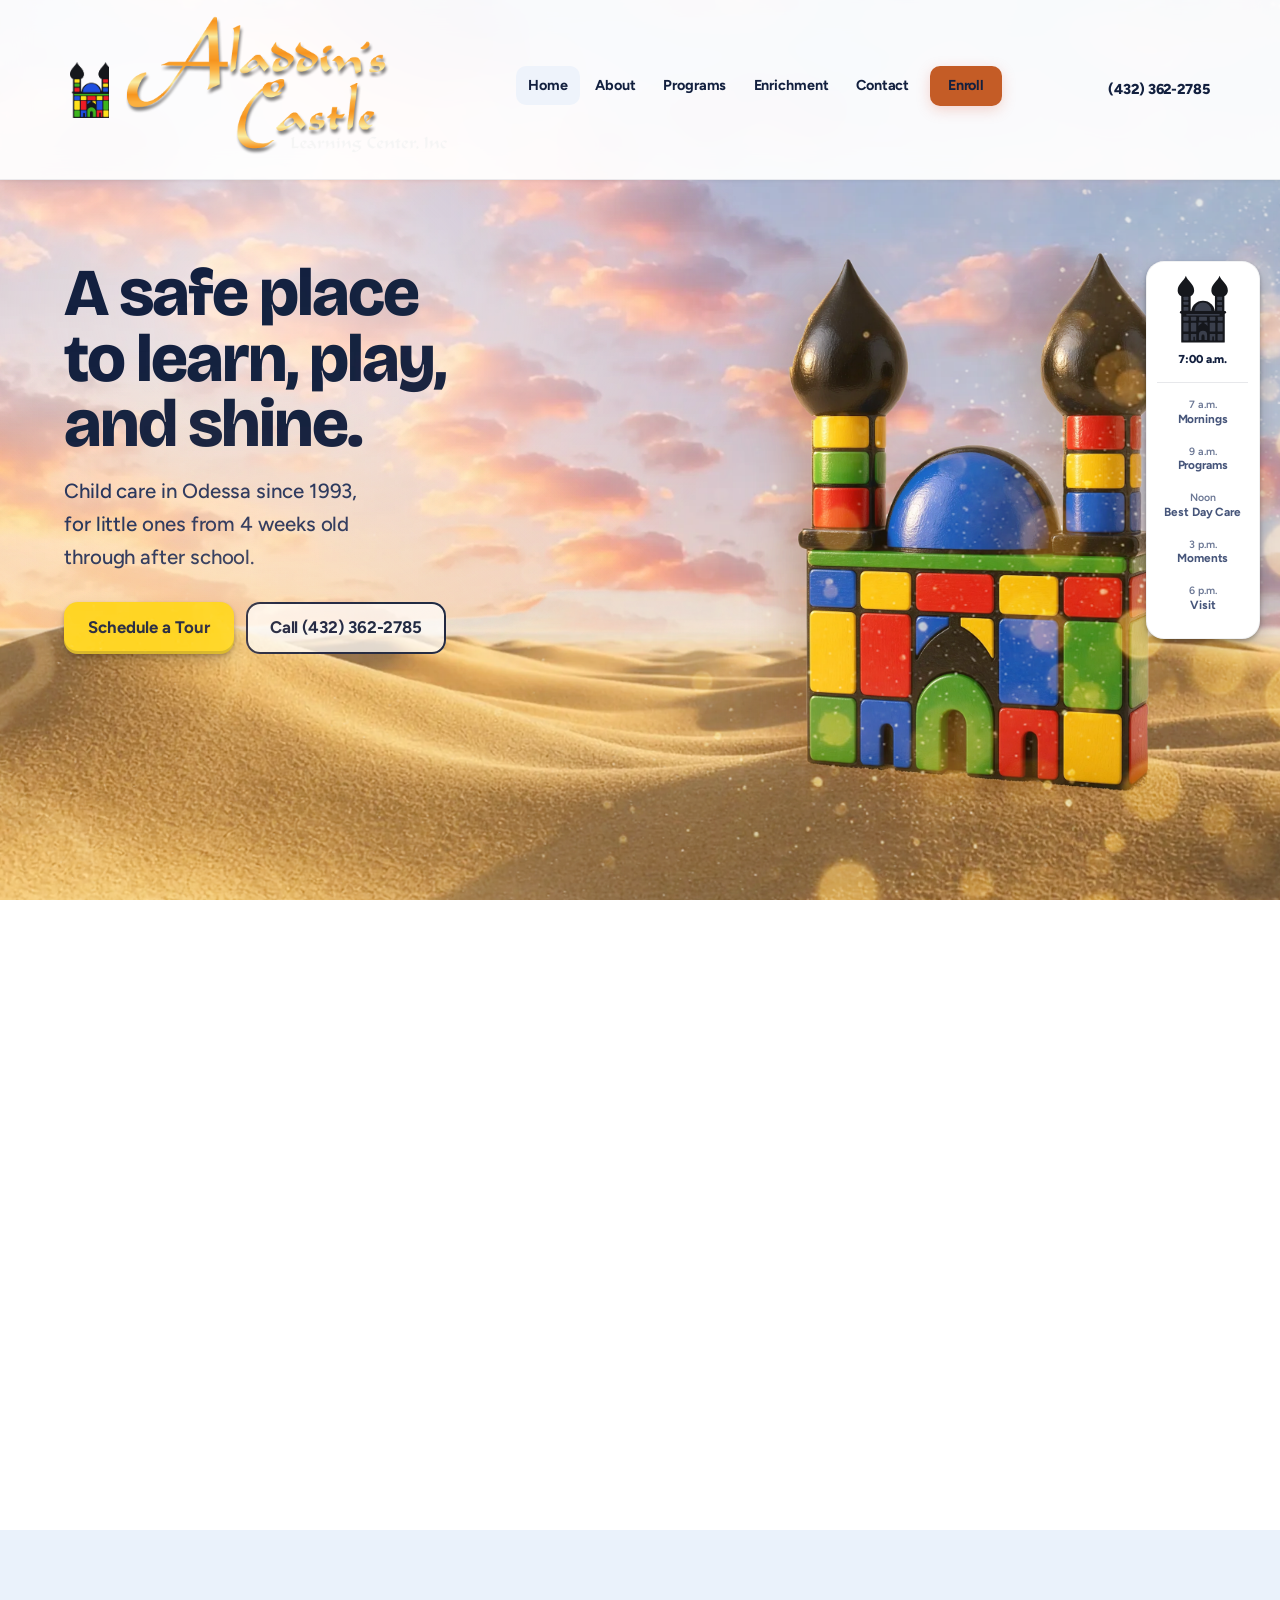
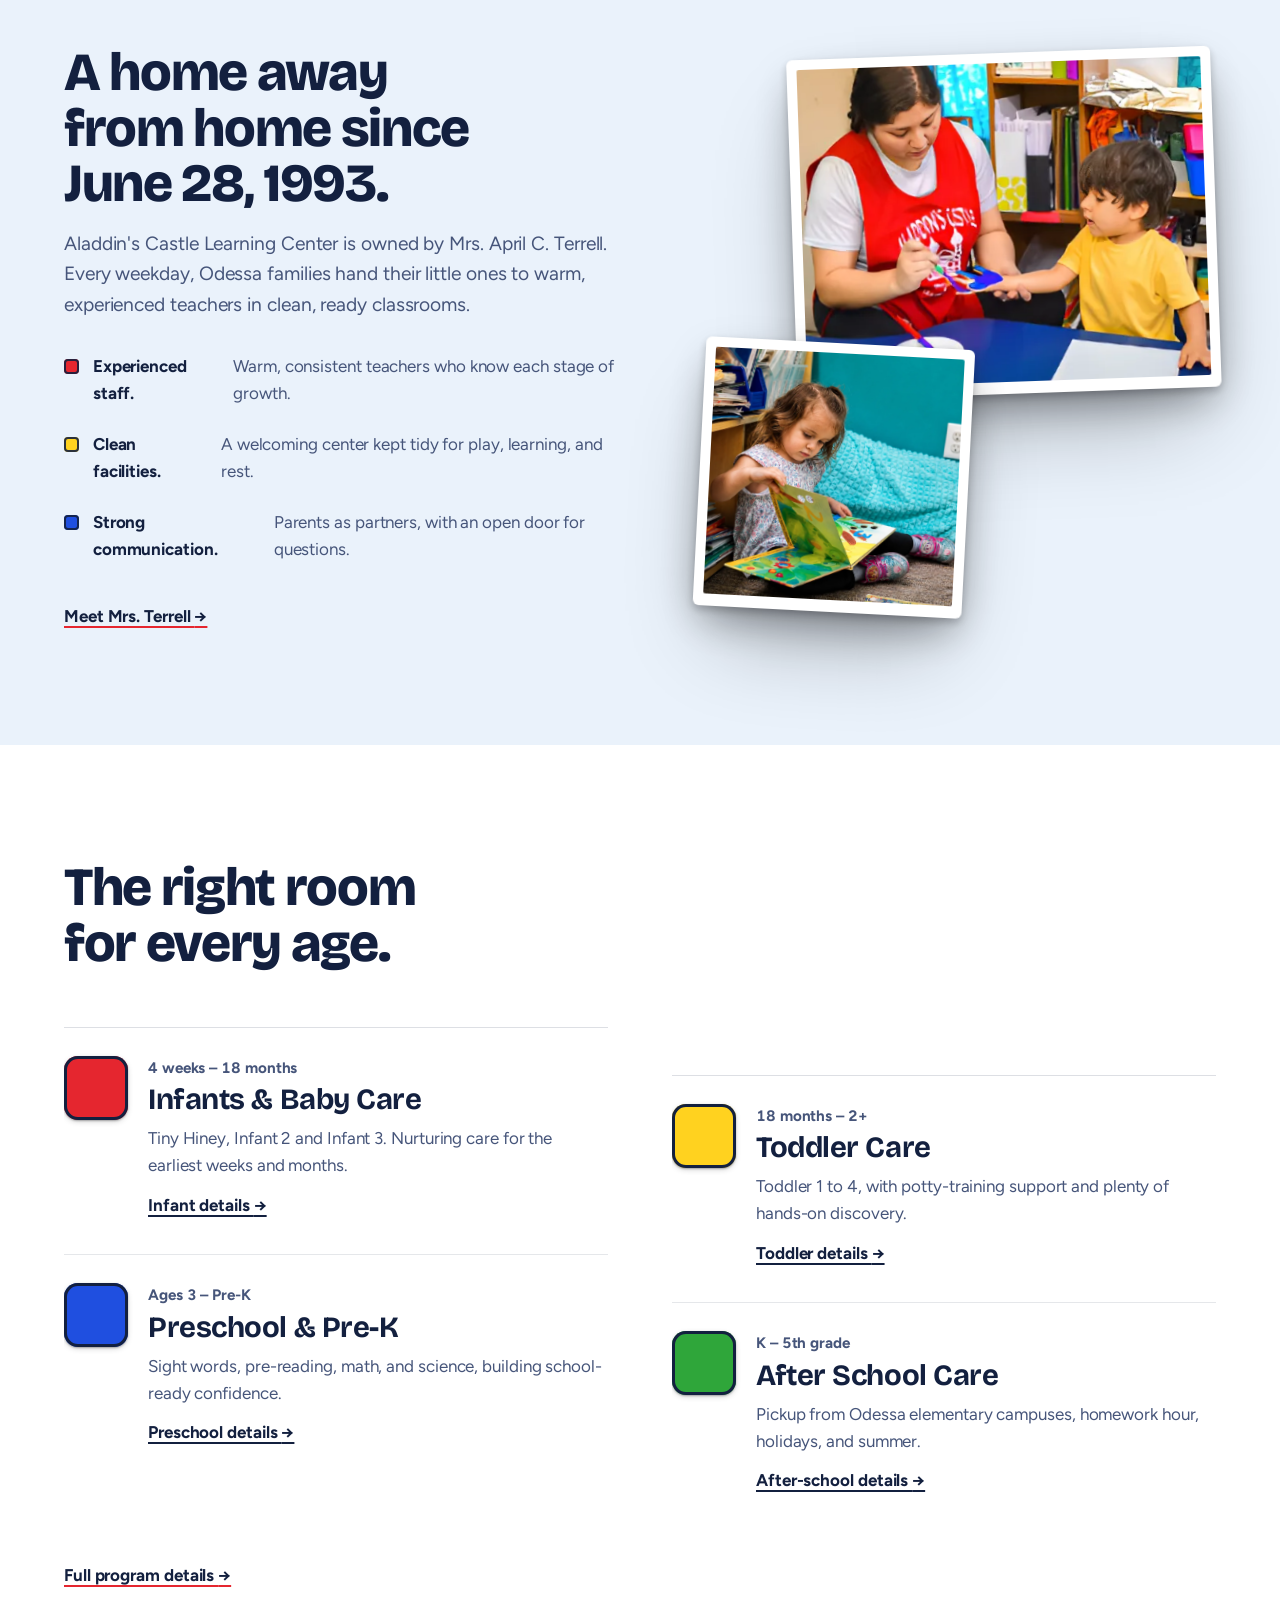
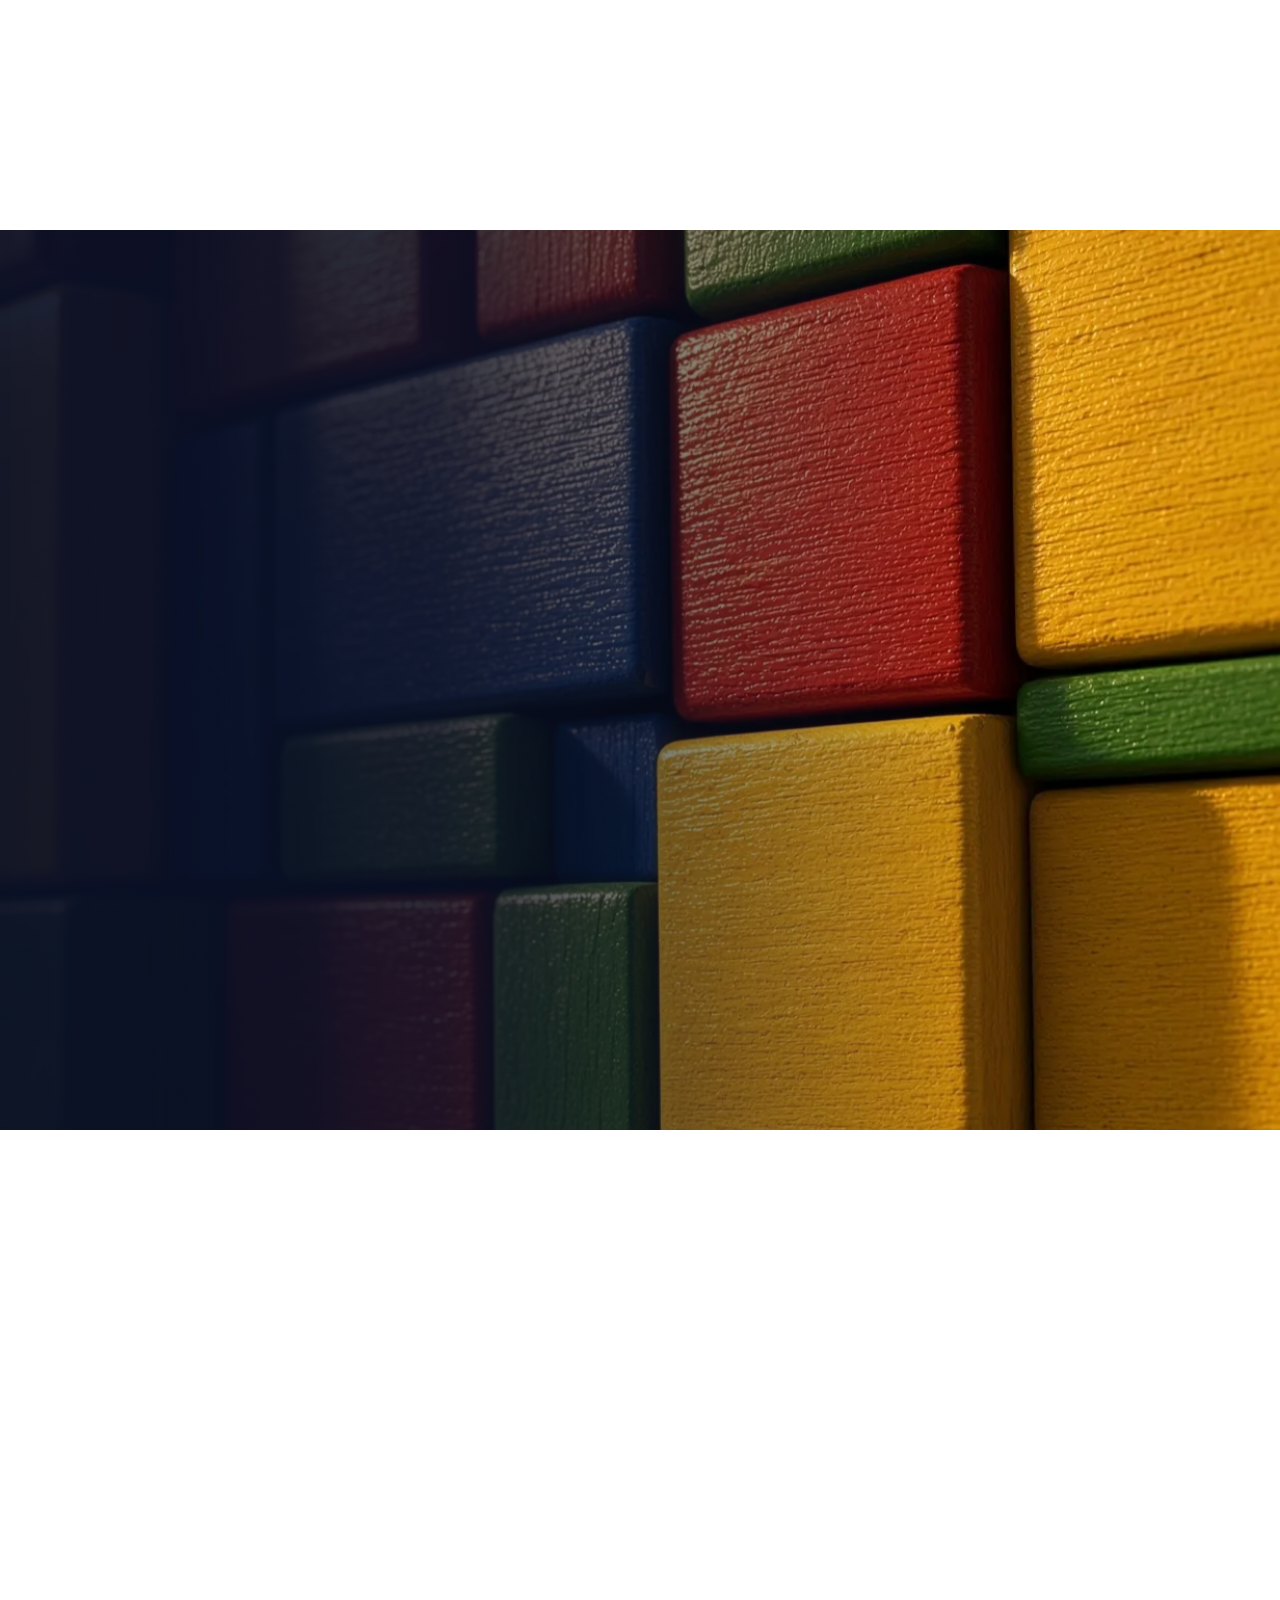
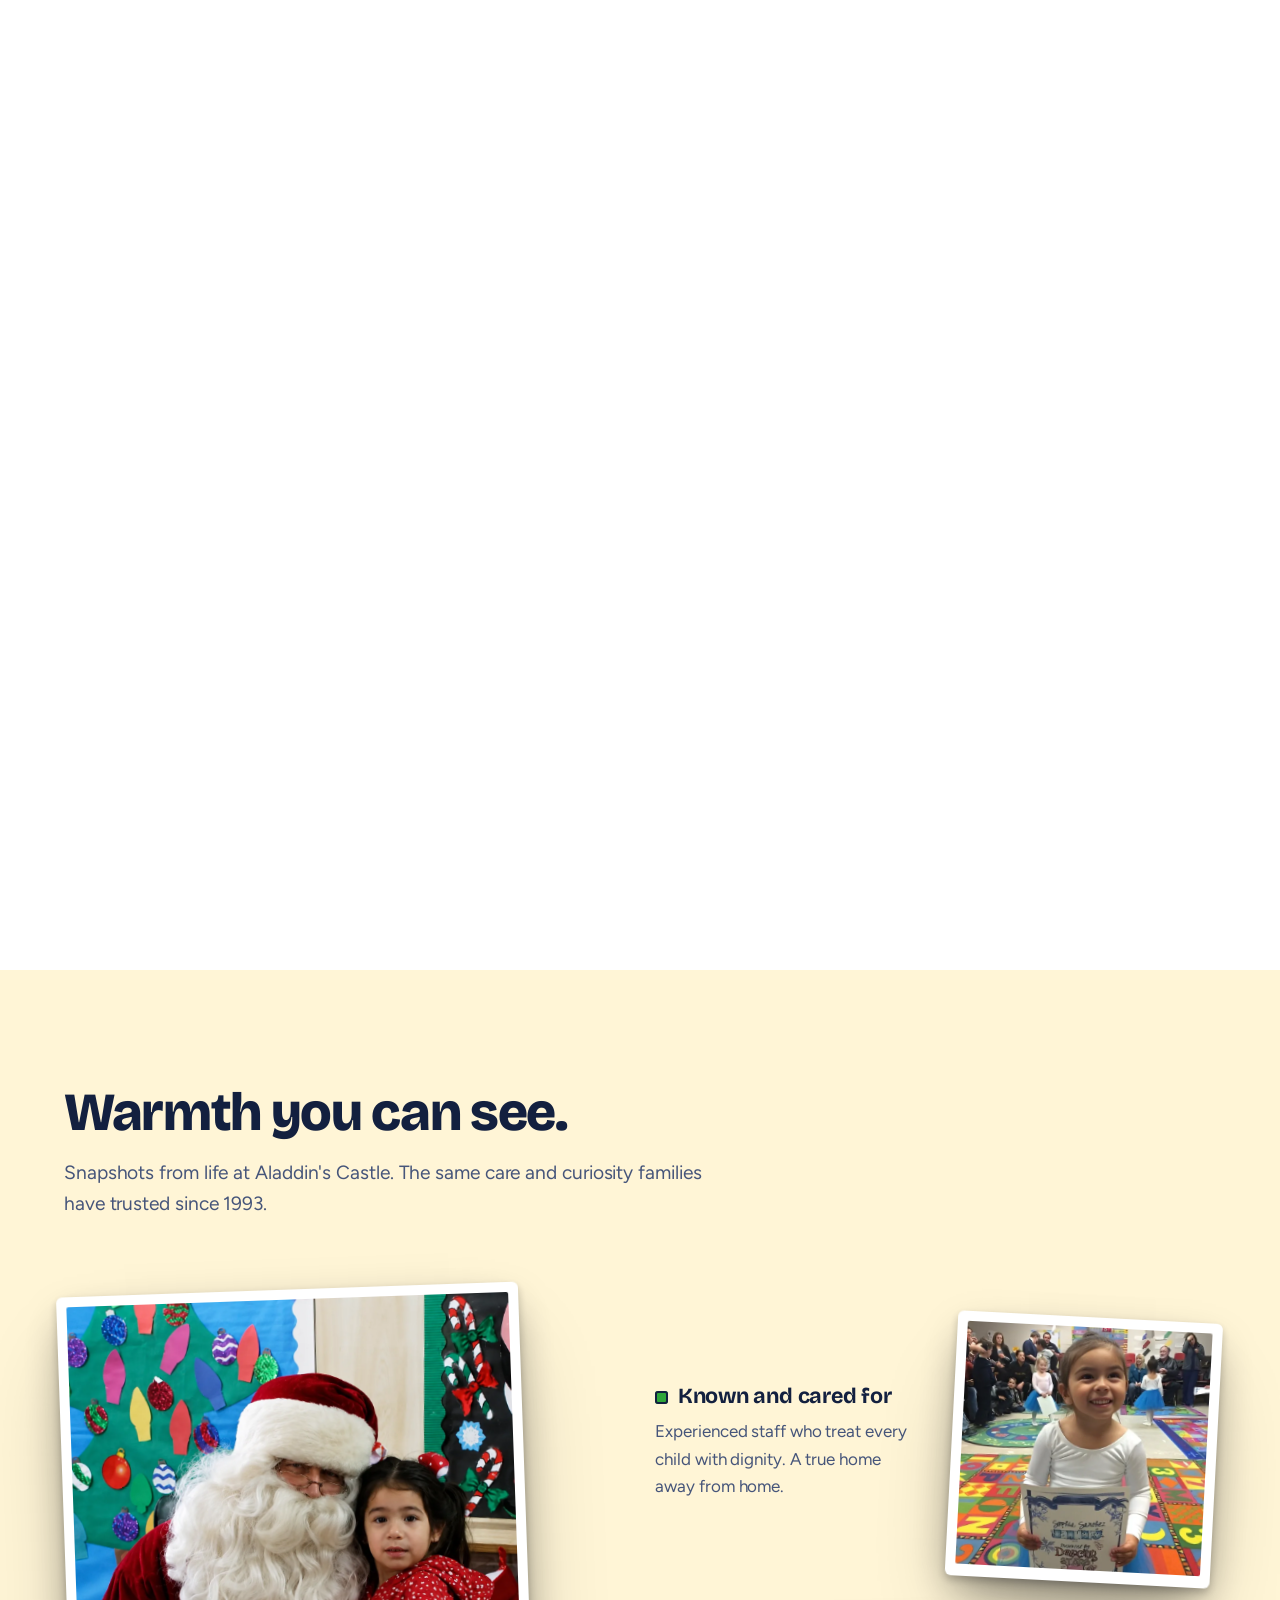
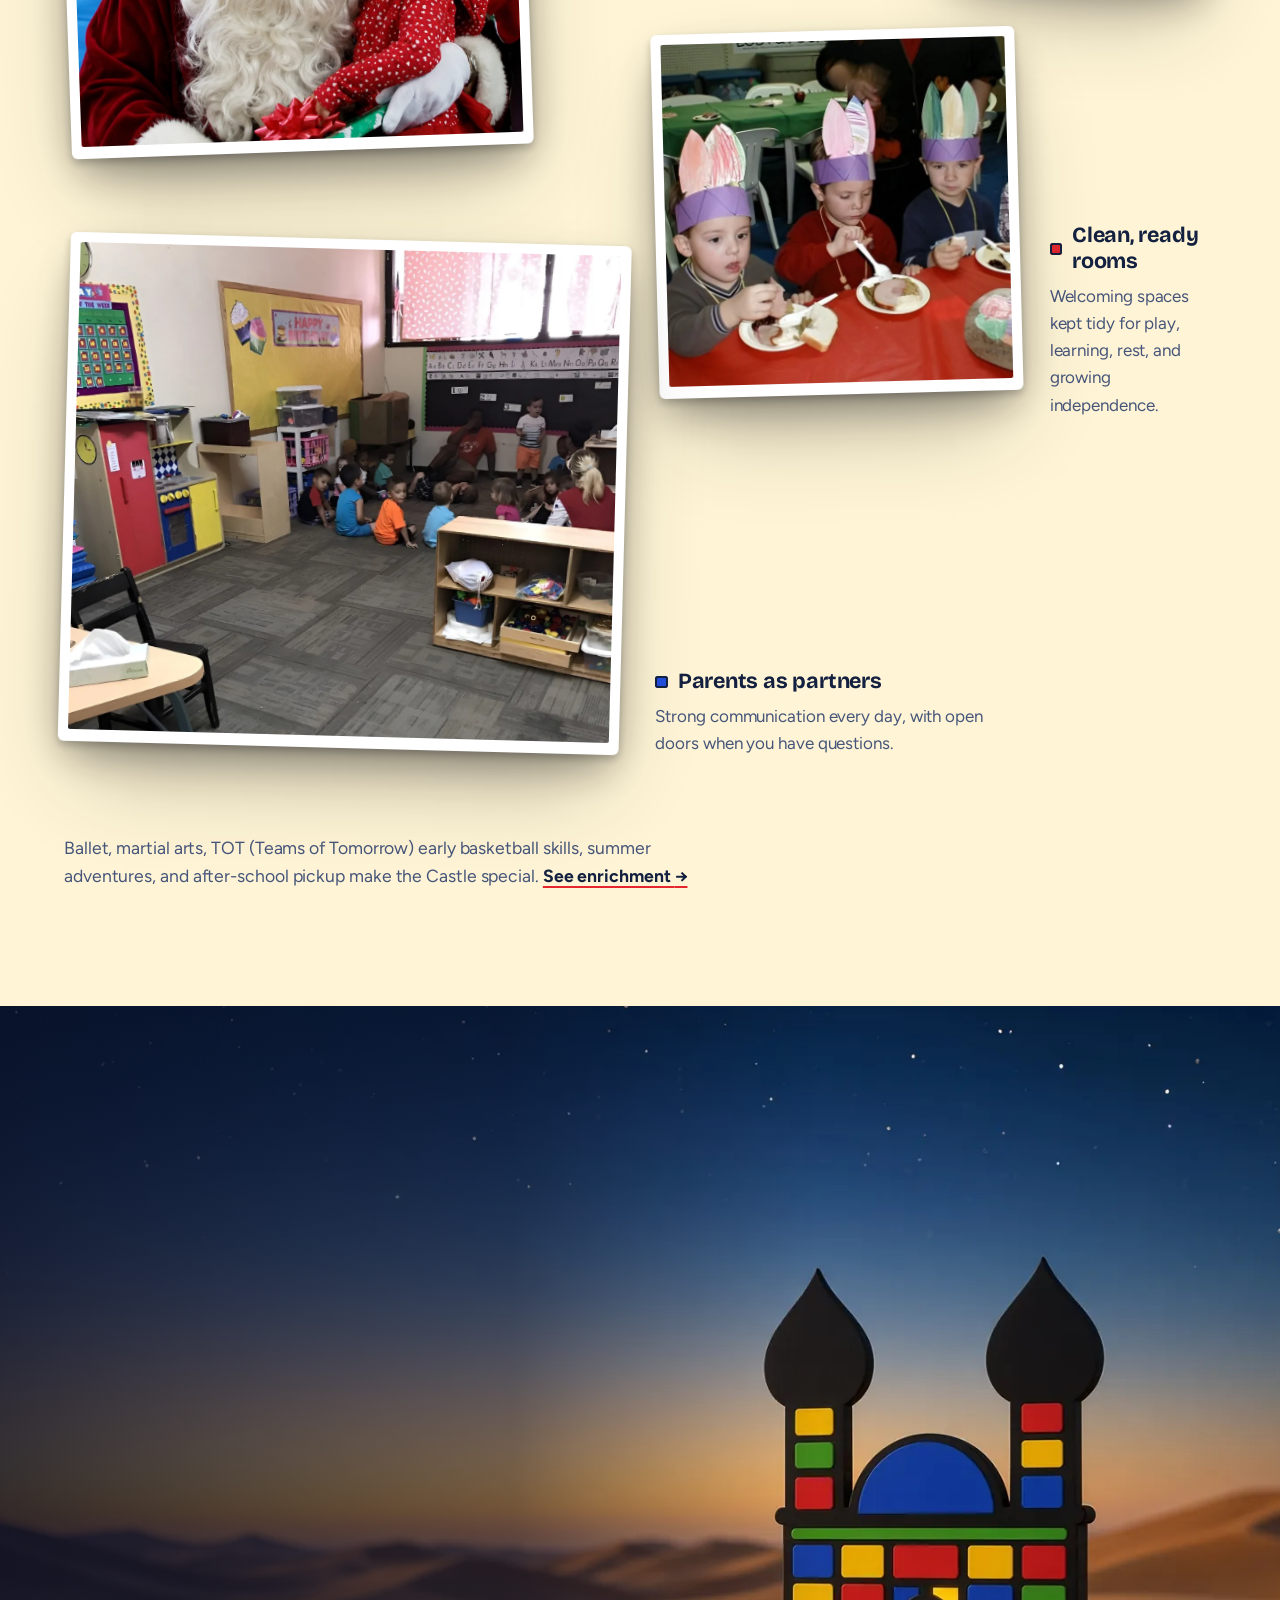
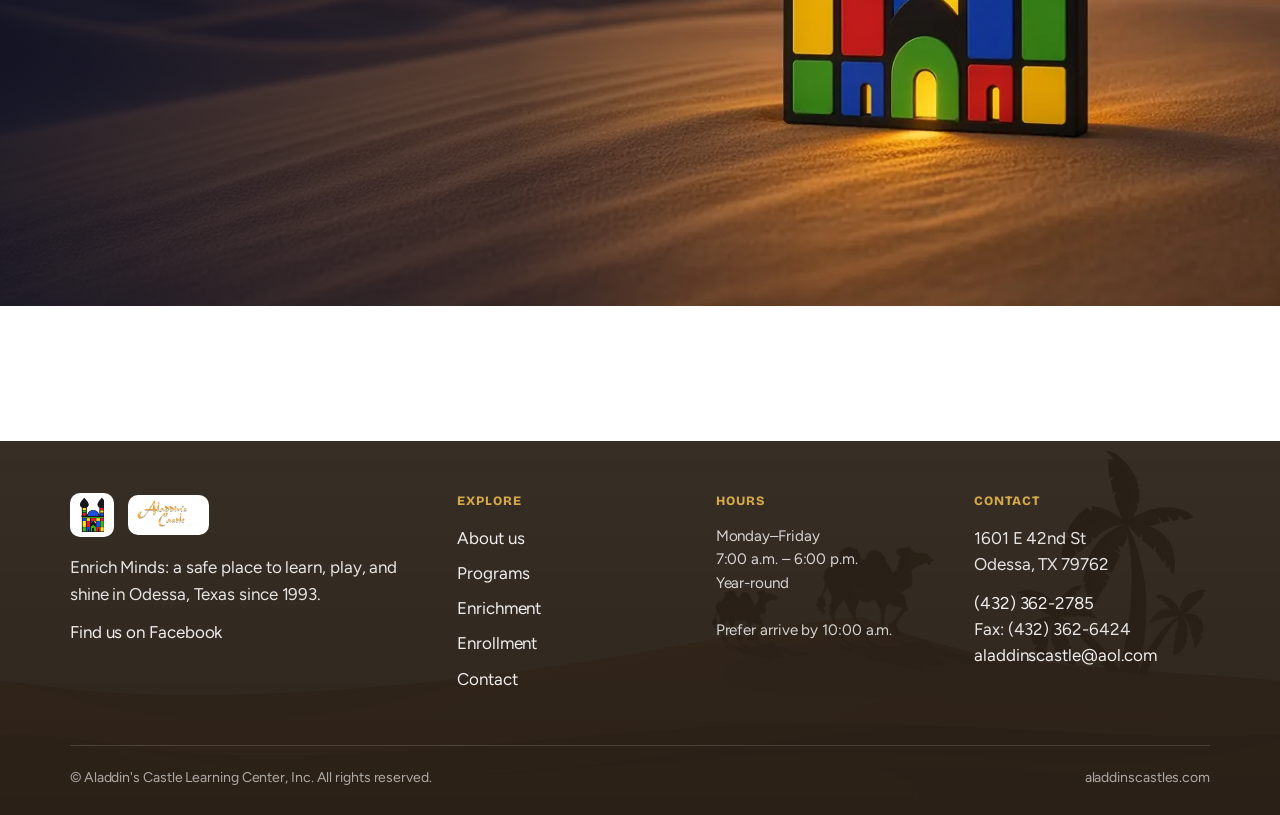
<file: index.html>
<!DOCTYPE html>
<html lang="en">
<head>
  <meta charset="utf-8">
  <meta name="viewport" content="width=device-width, initial-scale=1, viewport-fit=cover">
  <title>Aladdin's Castle Learning Center | Odessa, TX Daycare &amp; Preschool</title>
  <meta name="description" content="Aladdin's Castle Learning Center in Odessa, TX — a safe place to learn, play, and shine since 1993. Baby care through after school. Call (432) 362-2785.">
  <meta property="og:type" content="website">
  <meta property="og:site_name" content="Aladdin's Castle Learning Center">
  <meta property="og:title" content="Aladdin's Castle Learning Center | Odessa, TX Daycare &amp; Preschool">
  <meta property="og:description" content="Aladdin's Castle Learning Center in Odessa, TX — a safe place to learn, play, and shine since 1993. Baby care through after school. Call (432) 362-2785.">
  <meta property="og:url" content="https://aladdinscastles.com/">
  <meta property="og:image" content="https://aladdinscastles.com/assets/castle-logo.png">
  <meta name="twitter:card" content="summary_large_image">
  <meta name="twitter:title" content="Aladdin's Castle Learning Center | Odessa, TX Daycare &amp; Preschool">
  <meta name="twitter:description" content="Aladdin's Castle Learning Center in Odessa, TX — a safe place to learn, play, and shine since 1993. Baby care through after school. Call (432) 362-2785.">
  <meta name="twitter:image" content="https://aladdinscastles.com/assets/castle-logo.png">
  <meta name="theme-color" content="#13203F">
  <link rel="preconnect" href="https://fonts.googleapis.com">
  <link rel="preconnect" href="https://fonts.gstatic.com" crossorigin>
  <link href="https://fonts.googleapis.com/css2?family=Bricolage+Grotesque:opsz,wght@12..96,600;12..96,700;12..96,800&family=Figtree:wght@400;500;600;700;800&display=swap" rel="stylesheet">
  <link rel="preload" as="image" href="assets/home/castle.webp" media="(min-width: 761px)">
  <link rel="preload" as="image" href="assets/home/castle-m.webp" media="(max-width: 760px)">
  <link rel="stylesheet" href="assets/sc/scrollcraft.css">
  <link rel="stylesheet" href="styles.css">
  <link rel="stylesheet" href="assets/home/home.css">
  <link rel="icon" href="assets/favicon-castle.png" type="image/png">
  <link rel="apple-touch-icon" href="assets/favicon-castle.png">
</head>
<body class="home">
<a class="skip-link" href="#main">Skip to content</a>
<div class="page">
  <header class="site-header">
    <div class="container header-inner">
      <a class="logo" href="index.html">
        <img class="logo-img" src="assets/castle-logo.png" width="373" height="539" alt="">
        <img class="logo-wordmark" src="assets/logo-wordmark.png" width="492" height="234" alt="Aladdin's Castle Learning Center">
      </a>
      <button type="button" class="nav-toggle" aria-expanded="false" aria-controls="site-nav">
        <span class="nav-toggle-bars" aria-hidden="true"><span></span><span></span><span></span></span>
        <span class="nav-toggle-label">Menu</span>
      </button>
      <nav class="site-nav" id="site-nav" aria-label="Primary">
        <ul>
          <li><a href="index.html" aria-current="page">Home</a></li>
          <li><a href="about.html">About</a></li>
          <li><a href="programs.html">Programs</a></li>
          <li><a href="enrichment.html">Enrichment</a></li>
          <li><a href="contact.html">Contact</a></li>
          <li><a href="enrollment.html" class="nav-cta">Enroll</a></li>
        </ul>
      </nav>
      <div class="header-actions">
        <a class="header-phone" href="tel:+14323622785">(432) 362-2785</a>
      </div>
    </div>
  </header>

  <!-- Signature: the castle builds itself, one chapter at a time, across a day at the Castle. -->
  <nav class="folio" aria-label="On this page">
    <div class="folio__mark" aria-hidden="true">
      <svg viewBox="80 80 540 710" class="folio__castle">
        <g class="fc-frame">
          <path d="M172 88C186 140 258 172 258 240C258 274 234 296 216 300H129C111 296 87 274 87 240C87 172 158 140 172 88Z"/>
          <path d="M522 88C536 140 608 172 608 240C608 274 584 296 566 300H479C461 296 437 274 437 240C437 172 508 140 522 88Z"/>
          <rect x="124" y="292" width="98" height="182" rx="6"/>
          <rect x="474" y="292" width="98" height="182" rx="6"/>
          <path d="M226 470A124 124 0 0 1 474 470Z"/>
          <rect x="110" y="452" width="480" height="26" rx="13"/>
          <rect x="124" y="470" width="452" height="310" rx="6"/>
        </g>
        <g class="fc-blocks">
          <rect data-ch="1" class="y" x="142" y="302" width="62" height="42" rx="7"/>
          <rect data-ch="1" class="g" x="142" y="354" width="62" height="38" rx="7"/>
          <rect data-ch="1" class="r" x="142" y="406" width="62" height="50" rx="7"/>
          <rect data-ch="1" class="r" x="492" y="302" width="62" height="42" rx="7"/>
          <rect data-ch="1" class="y" x="492" y="356" width="62" height="40" rx="7"/>
          <rect data-ch="1" class="b" x="492" y="408" width="62" height="48" rx="7"/>
          <rect data-ch="2" class="g" x="138" y="484" width="424" height="16" rx="6"/>
          <rect data-ch="2" class="b" x="140" y="508" width="66" height="50" rx="7"/>
          <rect data-ch="2" class="y" x="218" y="508" width="68" height="50" rx="7"/>
          <rect data-ch="2" class="r" x="300" y="508" width="100" height="50" rx="7"/>
          <rect data-ch="2" class="y" x="414" y="508" width="70" height="50" rx="7"/>
          <rect data-ch="2" class="r" x="498" y="508" width="62" height="50" rx="7"/>
          <path data-ch="3" class="b" d="M244 462A106 106 0 0 1 456 462Z"/>
          <rect data-ch="3" class="y" x="140" y="566" width="66" height="110" rx="7"/>
          <rect data-ch="3" class="r" x="218" y="566" width="68" height="110" rx="7"/>
          <path data-ch="3" class="b" d="M338 570H300V612C310 600 324 586 338 580Z"/>
          <path data-ch="3" class="y" d="M362 570H400V612C390 600 376 586 362 580Z"/>
          <rect data-ch="3" class="b" x="414" y="566" width="70" height="110" rx="7"/>
          <rect data-ch="3" class="g" x="496" y="566" width="64" height="110" rx="7"/>
          <rect data-ch="4" class="g" x="140" y="684" width="66" height="82" rx="7"/>
          <path data-ch="4" class="b" d="M218 766V684H286V766H268V722A10 10 0 0 0 250 722V766Z"/>
          <path data-ch="4" class="r" d="M414 766V684H484V766H466V722A10 10 0 0 0 446 722V766Z"/>
          <rect data-ch="4" class="y" x="496" y="684" width="64" height="82" rx="7"/>
          <path data-ch="5" class="g" d="M298 766V700A52 52 0 0 1 402 700V766H368V712A18 18 0 0 0 332 712V766Z"/>
          <rect data-ch="5" class="glow" x="334" y="712" width="32" height="54" rx="4"/>
        </g>
      </svg>
      <span class="folio__time" data-folio-time>7:00 a.m.</span>
    </div>
    <ol class="folio__list">
      <li><a href="#mornings" data-folio-link="1"><span class="folio__t">7 a.m.</span> Mornings</a></li>
      <li><a href="#programs" data-folio-link="2"><span class="folio__t">9 a.m.</span> Programs</a></li>
      <li><a href="#best" data-folio-link="3"><span class="folio__t">Noon</span> Best Day Care</a></li>
      <li><a href="#moments" data-folio-link="4"><span class="folio__t">3 p.m.</span> Moments</a></li>
      <li><a href="#visit" data-folio-link="5"><span class="folio__t">6 p.m.</span> Visit</a></li>
    </ol>
  </nav>

  <main id="main">

    <!-- Sunrise: the layered castle scene -->
    <section class="dawn" data-sc-act="pin" data-sc-span="1.7" data-chapter="0" aria-labelledby="hero-title">
      <div data-sc-stage class="hero__stage" data-hero-stage>
        <picture class="hl hl--sky">
          <source media="(max-width: 760px)" srcset="assets/home/sky-m.webp" width="1100" height="1639">
          <img src="assets/home/sky.webp" width="2000" height="1342" alt="" fetchpriority="high">
        </picture>
        <div class="hl hl--sun" aria-hidden="true"></div>
        <img class="hl hl--dunes" src="assets/home/dunes.webp" width="2000" height="1342" alt="">
        <div class="hero__scrim" aria-hidden="true"></div>
        <div class="hero__copy">
          <h1 id="hero-title" class="hero__title">A safe place to learn, play, and shine.</h1>
          <p class="hero__lede">Child care in Odessa since 1993, for little ones from 4&nbsp;weeks old through after&nbsp;school.</p>
          <div class="hero__actions">
            <a class="btn-tour" href="enrollment.html">Schedule a Tour</a>
            <a class="btn-call" href="tel:+14323622785">Call (432) 362-2785</a>
          </div>
        </div>
        <div class="hl hl--castle">
          <span class="castle-shadow" aria-hidden="true"></span>
          <picture>
            <source media="(max-width: 760px)" srcset="assets/home/castle-m.webp" width="620" height="889">
            <img src="assets/home/castle.webp" width="980" height="1404" alt="The Aladdin's Castle logo built as a toy castle from red, yellow, blue and green blocks">
          </picture>
        </div>
        <img class="hl hl--dust" src="assets/home/dust.webp" width="1600" height="1074" alt="">
        <img class="hl hl--spark" src="assets/home/sparkles.webp" width="1600" height="1074" alt="">
        <p class="hero__beat" data-sc-cue="0.38">Open Monday to Friday, 7:00 a.m. to 6:00 p.m., all year.</p>
      </div>
    </section>

    <!-- 7 a.m. -->
    <section class="ch ch--morning" id="mornings" data-chapter="1" data-sc-act="flow" aria-labelledby="mornings-title">
      <div class="sc-wrap mornings">
        <div class="mornings__copy" data-sc-in data-sc-stagger="70">
          <h2 id="mornings-title" class="ch__title">A home away from home since June&nbsp;28,&nbsp;1993.</h2>
          <p class="ch__body">Aladdin's Castle Learning Center is owned by Mrs. April C. Terrell. Every weekday, Odessa families hand their little ones to warm, experienced teachers in clean, ready classrooms.</p>
          <ul class="pillars">
            <li><span class="blk blk--r" aria-hidden="true"></span><strong>Experienced staff.</strong> Warm, consistent teachers who know each stage of growth.</li>
            <li><span class="blk blk--y" aria-hidden="true"></span><strong>Clean facilities.</strong> A welcoming center kept tidy for play, learning, and rest.</li>
            <li><span class="blk blk--b" aria-hidden="true"></span><strong>Strong communication.</strong> Parents as partners, with an open door for questions.</li>
          </ul>
          <a class="text-link" href="about.html">Meet Mrs. Terrell <span aria-hidden="true">→</span></a>
        </div>
        <div class="mornings__photos">
          <figure class="print print--a" data-sc-parallax="-0.06">
            <img src="assets/home/teacher.webp" width="510" height="410" alt="An Aladdin's Castle teacher in a red apron helping a boy with a painting project" loading="lazy">
          </figure>
          <figure class="print print--b" data-sc-parallax="-0.16">
            <img src="assets/home/reading.webp" width="1254" height="1254" alt="A little girl reading a picture book on the classroom floor" loading="lazy">
          </figure>
        </div>
      </div>
    </section>

    <!-- 9 a.m. -->
    <section class="ch ch--programs" id="programs" data-chapter="2" data-sc-act="flow" aria-labelledby="programs-title">
      <div class="sc-wrap">
        <h2 id="programs-title" class="ch__title programs__title" data-sc-in>The right room for every age.</h2>
        <ol class="programs">
          <li class="prog" data-sc-reveal="left" data-sc-reveal-at="0.12 0.34">
            <span class="prog__tile blk--r" aria-hidden="true"></span>
            <p class="prog__age">4 weeks – 18 months</p>
            <h3 class="prog__name">Infants &amp; Baby Care</h3>
            <p class="prog__desc">Tiny Hiney, Infant 2 and Infant 3. Nurturing care for the earliest weeks and months.</p>
            <a class="prog__link" href="programs.html#infants">Infant details <span aria-hidden="true">→</span></a>
          </li>
          <li class="prog" data-sc-reveal="left" data-sc-reveal-at="0.18 0.40">
            <span class="prog__tile blk--y" aria-hidden="true"></span>
            <p class="prog__age">18 months – 2+</p>
            <h3 class="prog__name">Toddler Care</h3>
            <p class="prog__desc">Toddler 1 to 4, with potty-training support and plenty of hands-on discovery.</p>
            <a class="prog__link" href="programs.html#toddlers">Toddler details <span aria-hidden="true">→</span></a>
          </li>
          <li class="prog" data-sc-reveal="left" data-sc-reveal-at="0.24 0.46">
            <span class="prog__tile blk--b" aria-hidden="true"></span>
            <p class="prog__age">Ages 3 – Pre-K</p>
            <h3 class="prog__name">Preschool &amp; Pre-K</h3>
            <p class="prog__desc">Sight words, pre-reading, math, and science, building school-ready confidence.</p>
            <a class="prog__link" href="programs.html#preschool">Preschool details <span aria-hidden="true">→</span></a>
          </li>
          <li class="prog" data-sc-reveal="left" data-sc-reveal-at="0.30 0.52">
            <span class="prog__tile blk--g" aria-hidden="true"></span>
            <p class="prog__age">K – 5th grade</p>
            <h3 class="prog__name">After School Care</h3>
            <p class="prog__desc">Pickup from Odessa elementary campuses, homework hour, holidays, and summer.</p>
            <a class="prog__link" href="enrichment.html#after-school">After-school details <span aria-hidden="true">→</span></a>
          </li>
        </ol>
        <p class="programs__more"><a class="text-link" href="programs.html">Full program details <span aria-hidden="true">→</span></a></p>
      </div>
    </section>

    <!-- Noon: the peak -->
    <section class="best" id="best" data-chapter="3" data-sc-act="pin" data-sc-span="2.6" aria-labelledby="best-title">
      <div data-sc-stage class="best__stage">
        <img class="best__bg" src="assets/home/blocks.webp" width="1232" height="1616" alt="" data-sc-parallax="-0.08" loading="lazy">
        <div class="best__scrim" aria-hidden="true"></div>
        <div class="best__copy">
          <h2 id="best-title" class="best__title" data-sc-cue="0.02">
            <span class="best__num"><span data-sc-count="0 14" data-sc-count-at="0.04 0.26">14</span>×</span>
            <span class="best__line">named Best Day&nbsp;Care.</span>
          </h2>
          <p class="best__stat" data-sc-cue="0.30">
            <span class="best__statnum"><span data-sc-count="0 350" data-sc-count-at="0.30 0.48">350</span>+</span>
            <span>children served</span>
          </p>
          <p class="best__stat" data-sc-cue="0.50">
            <span class="best__statnum"><span data-sc-count="0 33" data-sc-count-at="0.50 0.64" data-years>33</span></span>
            <span>years caring for Odessa families</span>
          </p>
        </div>
        <figure class="best__bus" data-sc-cue="0.62">
          <img src="assets/home/bus.webp" width="1400" height="799" alt="The white Aladdin's Castle school bus with the name painted above the windshield" loading="lazy">
          <figcaption>After-school pickup, in the Castle's own bus.</figcaption>
        </figure>
      </div>
    </section>

    <!-- 3 p.m. -->
    <section class="ch ch--moments" id="moments" data-chapter="4" data-sc-act="flow" aria-labelledby="moments-title">
      <div class="sc-wrap moments">
        <div class="moments__head" data-sc-in>
          <h2 id="moments-title" class="ch__title">Warmth you can see.</h2>
          <p class="ch__body">Snapshots from life at Aladdin's Castle. The same care and curiosity families have trusted since 1993.</p>
        </div>
        <div class="collage">
          <figure class="print print--santa" data-sc-parallax="-0.05">
            <img src="assets/home/santa.webp" width="1254" height="1254" alt="A little girl in a red dress sitting with Santa at the Castle" loading="lazy">
          </figure>
          <figure class="print print--recital" data-sc-parallax="-0.14">
            <img src="assets/home/recital.webp" width="696" height="696" alt="A smiling girl in a ballet outfit holding her recital certificate" loading="lazy">
          </figure>
          <figure class="print print--thanks" data-sc-parallax="-0.09">
            <img src="assets/home/thanksgiving.webp" width="696" height="696" alt="Children in paper feather headbands at a Thanksgiving lunch" loading="lazy">
          </figure>
          <figure class="print print--class" data-sc-parallax="-0.18">
            <img src="assets/home/classroom.webp" width="1400" height="1271" alt="A bright classroom with children gathered on the rug" loading="lazy">
          </figure>
          <div class="note note--1" data-sc-in>
            <h3>Known and cared for</h3>
            <p>Experienced staff who treat every child with dignity. A true home away from home.</p>
          </div>
          <div class="note note--2" data-sc-in>
            <h3>Clean, ready rooms</h3>
            <p>Welcoming spaces kept tidy for play, learning, rest, and growing independence.</p>
          </div>
          <div class="note note--3" data-sc-in>
            <h3>Parents as partners</h3>
            <p>Strong communication every day, with open doors when you have questions.</p>
          </div>
        </div>
        <p class="moments__enrich" data-sc-in>Ballet, martial arts, TOT (Teams of Tomorrow) early basketball skills, summer adventures, and after-school pickup make the Castle special. <a class="text-link" href="enrichment.html">See enrichment <span aria-hidden="true">→</span></a></p>
      </div>
    </section>

    <!-- 6 p.m. -->
    <section class="visit" id="visit" data-chapter="5" data-sc-act="pin" data-sc-span="1.15" aria-labelledby="visit-title">
      <div data-sc-stage class="visit__stage">
        <picture class="visit__bg">
          <source media="(max-width: 760px)" srcset="assets/home/dusk-m.webp" width="1008" height="1792">
          <img src="assets/home/dusk.webp" width="1792" height="1008" alt="The block castle on the sand dunes at dusk, its doorway glowing" loading="lazy">
        </picture>
        <div class="visit__scrim" aria-hidden="true"></div>
        <div class="visit__copy" data-sc-cue="0.02">
          <h2 id="visit-title" class="visit__title">Come see the castle.</h2>
          <p class="visit__body">A tour is the best way to meet our teachers and see the rooms. We're happy to answer questions about schedules and what to bring on day one.</p>
          <div class="hero__actions">
            <a class="btn-tour" href="enrollment.html">Schedule a Tour</a>
            <a class="btn-call btn-call--dark" href="tel:+14323622785">Call (432) 362-2785</a>
          </div>
          <dl class="visit__facts">
            <div><dt>Visit</dt><dd><a href="https://maps.google.com/?q=1601+E+42nd+St,+Odessa,+TX+79762" target="_blank" rel="noopener noreferrer">1601 E 42nd St, Odessa, TX 79762</a></dd></div>
            <div><dt>Hours</dt><dd>Monday to Friday, 7:00 a.m. to 6:00 p.m., year-round</dd></div>
          </dl>
        </div>
      </div>
    </section>
  </main>

  <footer class="site-footer">
    <div class="container">
      <div class="footer-grid">
        <div>
          <div class="footer-brand">
            <img class="footer-logo" src="assets/castle-logo.png" width="373" height="539" alt="">
            <img class="footer-wordmark" src="assets/logo-wordmark.png" width="492" height="234" alt="Aladdin's Castle Learning Center">
          </div>
          <p>Enrich Minds: a safe place to learn, play, and shine in Odessa, Texas since 1993.</p>
          <p><a href="https://facebook.com/146223748731965" target="_blank" rel="noopener noreferrer">Find us on Facebook</a></p>
        </div>
        <div>
          <h3>Explore</h3>
          <ul class="footer-nav">
            <li><a href="about.html">About us</a></li>
            <li><a href="programs.html">Programs</a></li>
            <li><a href="enrichment.html">Enrichment</a></li>
            <li><a href="enrollment.html">Enrollment</a></li>
            <li><a href="contact.html">Contact</a></li>
          </ul>
        </div>
        <div>
          <h3>Hours</h3>
          <p class="footer-hours">Monday–Friday<br>7:00 a.m. – 6:00 p.m.<br>Year-round<br><br>Prefer arrive by 10:00 a.m.</p>
        </div>
        <div>
          <h3>Contact</h3>
          <p>1601 E 42nd St<br>Odessa, TX 79762</p>
          <p><a href="tel:+14323622785">(432) 362-2785</a><br>
          Fax: (432) 362-6424<br>
          <a href="mailto:aladdinscastle@aol.com">aladdinscastle@aol.com</a></p>
        </div>
      </div>
      <div class="footer-bottom">
        <span>© Aladdin's Castle Learning Center, Inc. All rights reserved.</span>
        <span>aladdinscastles.com</span>
      </div>
    </div>
  </footer>
</div>

<div class="dock" aria-label="Quick actions">
  <a class="dock__call" href="tel:+14323622785">Call</a>
  <a class="dock__tour" href="enrollment.html">Schedule a Tour</a>
</div>

<script src="main.js"></script>
<script src="assets/sc/scrollcraft.js"></script>
<script src="assets/home/home.js"></script>
</body>
</html>
</file>
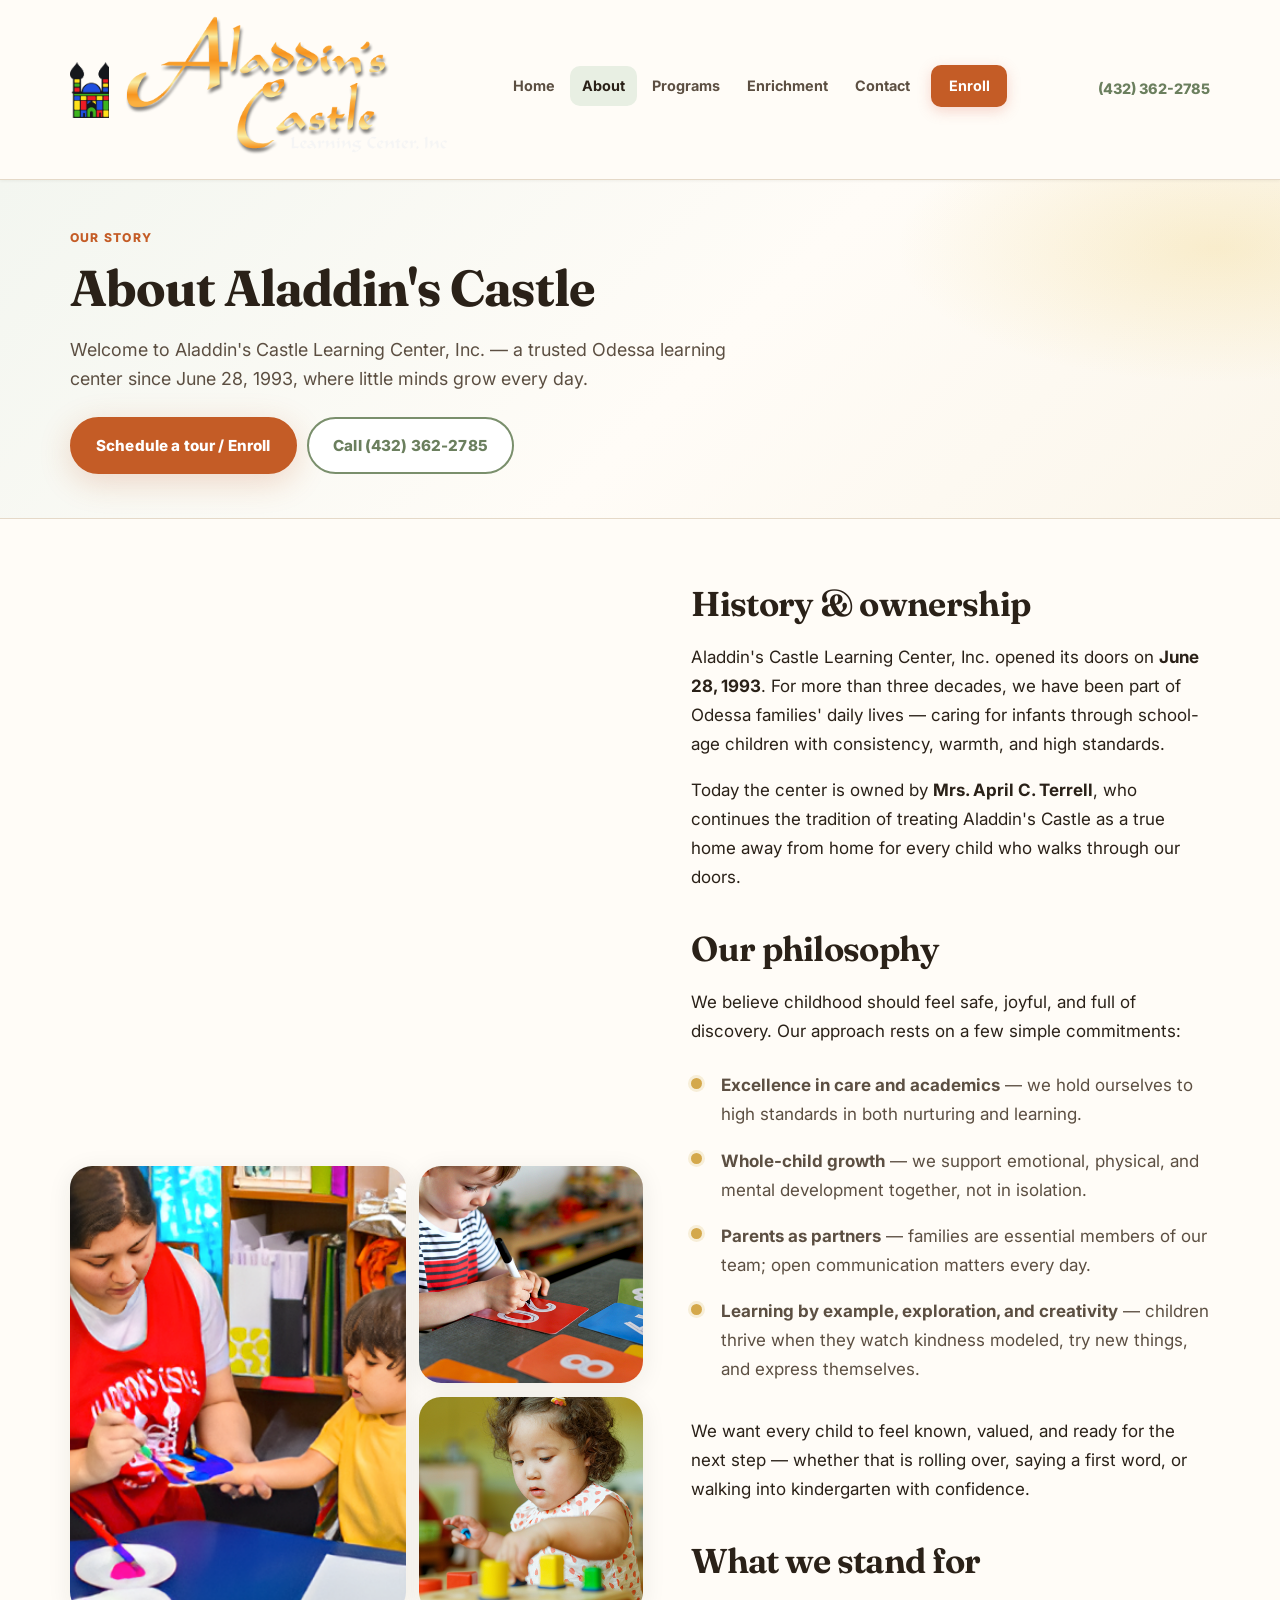
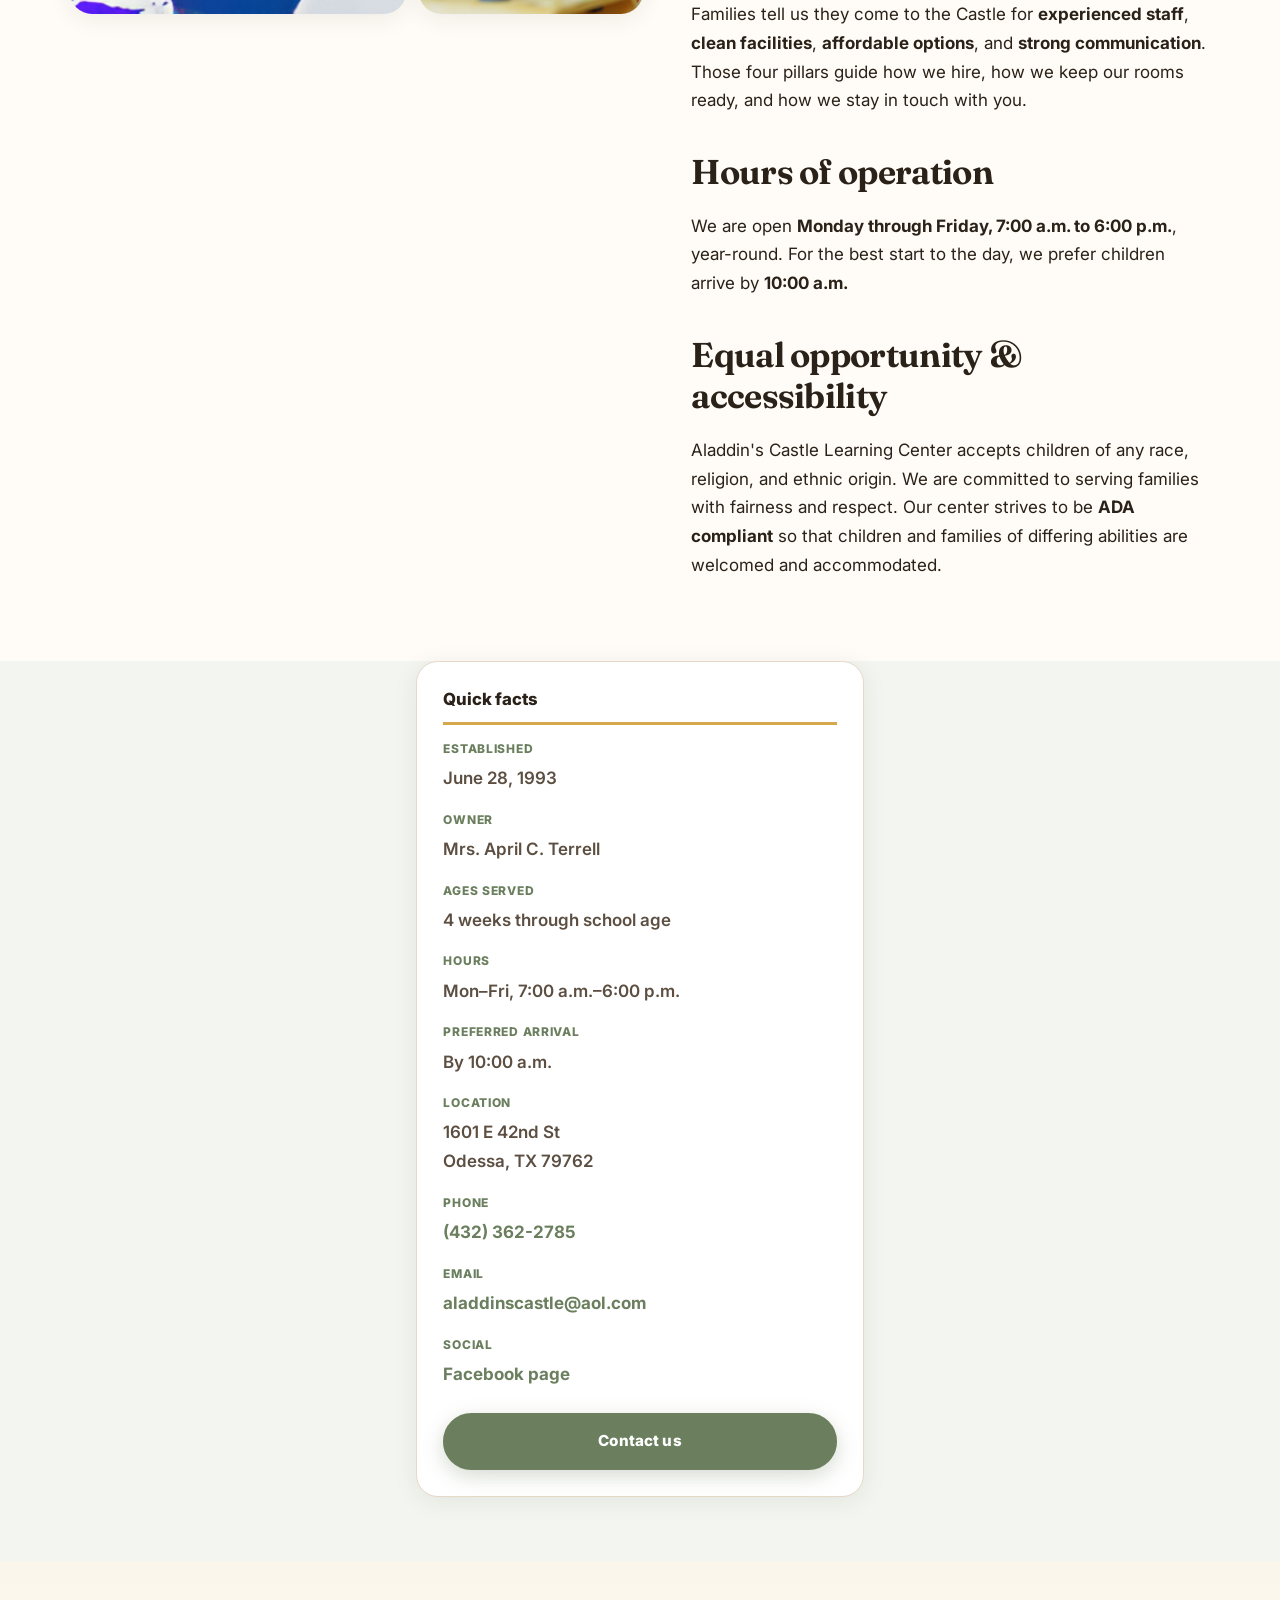
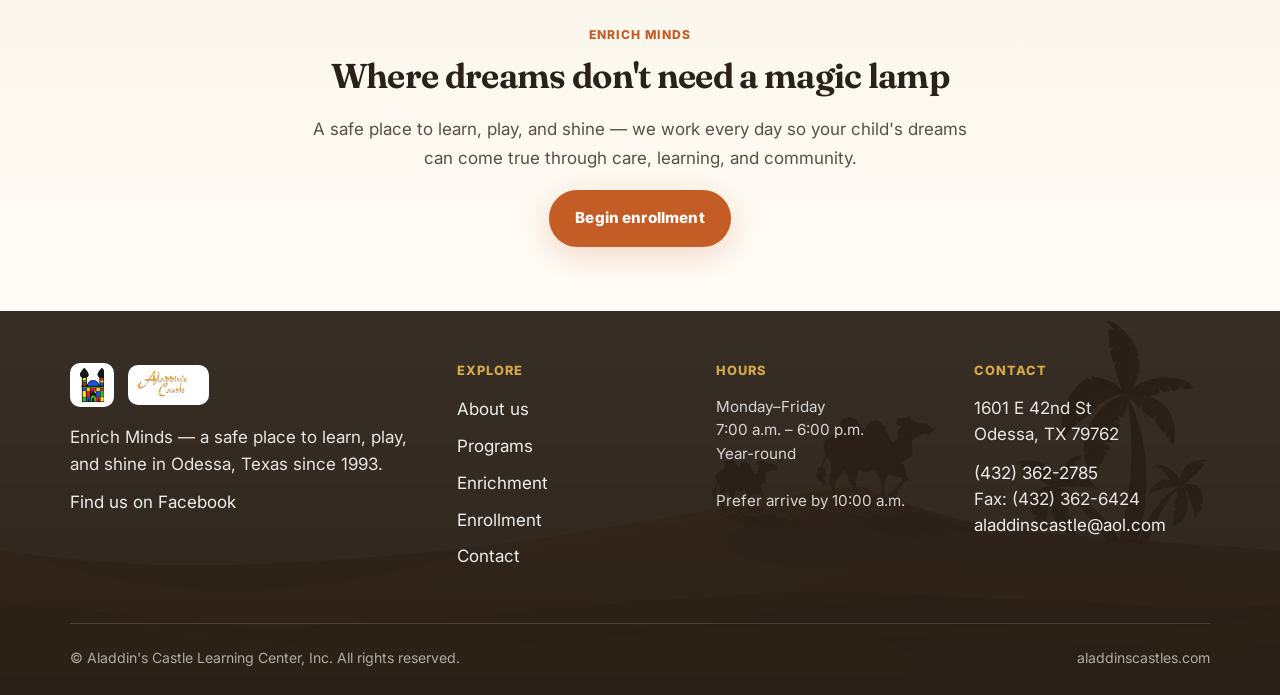
<file: about.html>
<!DOCTYPE html>
<html lang="en">
<head>
  <meta charset="utf-8">
  <meta name="viewport" content="width=device-width, initial-scale=1">
  <title>About Us | Aladdin's Castle Learning Center</title>
  <meta name="description" content="Learn about Aladdin's Castle Learning Center in Odessa, TX — our history since 1993, philosophy, hours, and commitment to every family.">
  <meta property="og:type" content="website">
  <meta property="og:site_name" content="Aladdin's Castle Learning Center">
  <meta property="og:title" content="About Us | Aladdin's Castle Learning Center">
  <meta property="og:description" content="Learn about Aladdin's Castle Learning Center in Odessa, TX — our history since 1993, philosophy, hours, and commitment to every family.">
  <meta property="og:url" content="https://aladdinscastles.com/about.html">
  <meta property="og:image" content="https://aladdinscastles.com/assets/castle-logo.png">
  <meta name="twitter:card" content="summary_large_image">
  <meta name="twitter:title" content="About Us | Aladdin's Castle Learning Center">
  <meta name="twitter:description" content="Learn about Aladdin's Castle Learning Center in Odessa, TX — our history since 1993, philosophy, hours, and commitment to every family.">
  <meta name="twitter:image" content="https://aladdinscastles.com/assets/castle-logo.png">
  <link rel="preconnect" href="https://fonts.googleapis.com">
  <link rel="preconnect" href="https://fonts.gstatic.com" crossorigin>
  <link href="https://fonts.googleapis.com/css2?family=Fraunces:opsz,wght@9..144,550;9..144,650;9..144,700&family=Source+Serif+4:opsz,wght@8..60,500;8..60,600;8..60,700&family=Inter:wght@400;500;600;700;800&family=Source+Sans+3:wght@400;500;600;700;800&display=swap" rel="stylesheet">
  <link rel="stylesheet" href="styles.css">
  <link rel="icon" href="assets/favicon-castle.png" type="image/png">
  <link rel="apple-touch-icon" href="assets/favicon-castle.png">
</head>
<body>
<a class="skip-link" href="#main">Skip to content</a>
<div class="page">
  <header class="site-header">
    <div class="container header-inner">
            <a class="logo" href="index.html">
        <img class="logo-img" src="assets/castle-logo.png" width="373" height="539" alt="">
        <img class="logo-wordmark" src="assets/logo-wordmark.png" width="492" height="234" alt="Aladdin's Castle Learning Center">
      </a>
      <button type="button" class="nav-toggle" aria-expanded="false" aria-controls="site-nav">
        <span class="nav-toggle-bars" aria-hidden="true"><span></span><span></span><span></span></span>
        <span class="nav-toggle-label">Menu</span>
      </button>
      <nav class="site-nav" id="site-nav" aria-label="Primary">
        <ul>
          <li><a href="index.html">Home</a></li>
          <li><a href="about.html" aria-current="page">About</a></li>
          <li><a href="programs.html">Programs</a></li>
          <li><a href="enrichment.html">Enrichment</a></li>
          <li><a href="contact.html">Contact</a></li>
          <li><a href="enrollment.html" class="nav-cta">Enroll</a></li>
        </ul>
      </nav>
      <div class="header-actions">
        <a class="header-phone" href="tel:+14323622785">(432) 362-2785</a>
      </div>
    </div>
  </header>

  <main id="main">
    <div class="page-hero">
      <div class="container">
        <span class="eyebrow">Our story</span>
        <h1>About Aladdin's Castle</h1>
        <p class="lead">Welcome to Aladdin's Castle Learning Center, Inc. — a trusted Odessa learning center since June 28, 1993, where little minds grow every day.</p>
        <div class="page-hero-actions">
          <a class="btn btn-coral" href="enrollment.html">Schedule a tour / Enroll</a>
          <a class="btn btn-secondary" href="tel:+14323622785">Call (432) 362-2785</a>
        </div>
      </div>
    </div>


    <section class="section">
      <div class="container about-asymmetric">
        <div class="about-asymmetric-media" aria-hidden="false">
          <img class="tall" src="assets/about-us.png" width="600" height="800" alt="About Aladdin's Castle Learning Center" loading="lazy">
          <img class="wide" src="assets/three_pics1.jpg" width="640" height="480" alt="Our classrooms" loading="lazy">
          <img class="wide" src="assets/three_pics2.jpg" width="640" height="480" alt="Children at the Castle" loading="lazy">
        </div>
        <div class="about-asymmetric-copy prose">
          <h2>History &amp; ownership</h2>
          <p>Aladdin's Castle Learning Center, Inc. opened its doors on <strong>June 28, 1993</strong>. For more than three decades, we have been part of Odessa families' daily lives — caring for infants through school-age children with consistency, warmth, and high standards.</p>
          <p>Today the center is owned by <strong>Mrs. April C. Terrell</strong>, who continues the tradition of treating Aladdin's Castle as a true home away from home for every child who walks through our doors.</p>

          <h2>Our philosophy</h2>
          <p>We believe childhood should feel safe, joyful, and full of discovery. Our approach rests on a few simple commitments:</p>
          <ul class="feature-list">
            <li><strong>Excellence in care and academics</strong> — we hold ourselves to high standards in both nurturing and learning.</li>
            <li><strong>Whole-child growth</strong> — we support emotional, physical, and mental development together, not in isolation.</li>
            <li><strong>Parents as partners</strong> — families are essential members of our team; open communication matters every day.</li>
            <li><strong>Learning by example, exploration, and creativity</strong> — children thrive when they watch kindness modeled, try new things, and express themselves.</li>
          </ul>
          <p>We want every child to feel known, valued, and ready for the next step — whether that is rolling over, saying a first word, or walking into kindergarten with confidence.</p>

          <h2>What we stand for</h2>
          <p>Families tell us they come to the Castle for <strong>experienced staff</strong>, <strong>clean facilities</strong>, <strong>affordable options</strong>, and <strong>strong communication</strong>. Those four pillars guide how we hire, how we keep our rooms ready, and how we stay in touch with you.</p>

          <h2>Hours of operation</h2>
          <p>We are open <strong>Monday through Friday, 7:00 a.m. to 6:00 p.m.</strong>, year-round. For the best start to the day, we prefer children arrive by <strong>10:00 a.m.</strong></p>

          <h2>Equal opportunity &amp; accessibility</h2>
          <p>Aladdin's Castle Learning Center accepts children of any race, religion, and ethnic origin. We are committed to serving families with fairness and respect. Our center strives to be <strong>ADA compliant</strong> so that children and families of differing abilities are welcomed and accommodated.</p>
        </div>
      </div>
    </section>

    <section class="section section-alt" style="padding-top:0;">
      <div class="container" style="max-width:28rem;margin-left:auto;margin-right:auto;">
        <aside>
          <div class="sidebar-card" style="position:static;">
            <h3>Quick facts</h3>
            <dl>
              <dt>Established</dt>
              <dd>June 28, 1993</dd>
              <dt>Owner</dt>
              <dd>Mrs. April C. Terrell</dd>
              <dt>Ages served</dt>
              <dd>4 weeks through school age</dd>
              <dt>Hours</dt>
              <dd>Mon–Fri, 7:00 a.m.–6:00 p.m.</dd>
              <dt>Preferred arrival</dt>
              <dd>By 10:00 a.m.</dd>
              <dt>Location</dt>
              <dd>1601 E 42nd St<br>Odessa, TX 79762</dd>
              <dt>Phone</dt>
              <dd><a href="tel:+14323622785">(432) 362-2785</a></dd>
              <dt>Email</dt>
              <dd><a href="mailto:aladdinscastle@aol.com">aladdinscastle@aol.com</a></dd>
              <dt>Social</dt>
              <dd><a href="https://facebook.com/146223748731965" target="_blank" rel="noopener noreferrer">Facebook page</a></dd>
            </dl>
            <p style="margin-top:1.5rem;margin-bottom:0;">
              <a class="btn btn-primary" href="contact.html" style="width:100%;">Contact us</a>
            </p>
          </div>
        </aside>
      </div>
    </section>

    <section class="section section-gold">
      <div class="container center-block">
        <span class="eyebrow">Enrich Minds</span>
        <h2>Where dreams don't need a magic lamp</h2>
        <p>A safe place to learn, play, and shine — we work every day so your child's dreams can come true through care, learning, and community.</p>
        <a class="btn btn-coral" href="enrollment.html">Begin enrollment</a>
      </div>
    </section>
  </main>

  <footer class="site-footer">
    <div class="container">
      <div class="footer-grid">
        <div>
                    <div class="footer-brand">
            <img class="footer-logo" src="assets/castle-logo.png" width="373" height="539" alt="">
            <img class="footer-wordmark" src="assets/logo-wordmark.png" width="492" height="234" alt="Aladdin's Castle Learning Center">
          </div>
          <p>Enrich Minds — a safe place to learn, play, and shine in Odessa, Texas since 1993.</p>
          <p><a href="https://facebook.com/146223748731965" target="_blank" rel="noopener noreferrer">Find us on Facebook</a></p>
        </div>
        <div>
          <h3>Explore</h3>
          <ul class="footer-nav">
            <li><a href="about.html">About us</a></li>
            <li><a href="programs.html">Programs</a></li>
            <li><a href="enrichment.html">Enrichment</a></li>
            <li><a href="enrollment.html">Enrollment</a></li>
            <li><a href="contact.html">Contact</a></li>
          </ul>
        </div>
        <div>
          <h3>Hours</h3>
          <p class="footer-hours">Monday–Friday<br>7:00 a.m. – 6:00 p.m.<br>Year-round<br><br>Prefer arrive by 10:00 a.m.</p>
        </div>
        <div>
          <h3>Contact</h3>
          <p>1601 E 42nd St<br>Odessa, TX 79762</p>
          <p><a href="tel:+14323622785">(432) 362-2785</a><br>
          Fax: (432) 362-6424<br>
          <a href="mailto:aladdinscastle@aol.com">aladdinscastle@aol.com</a></p>
        </div>
      </div>
      <div class="footer-bottom">
        <span>© Aladdin's Castle Learning Center, Inc. All rights reserved.</span>
        <span>aladdinscastles.com</span>
      </div>
    </div>
  </footer>
</div>
<script src="main.js"></script>
</body>
</html>
</file>
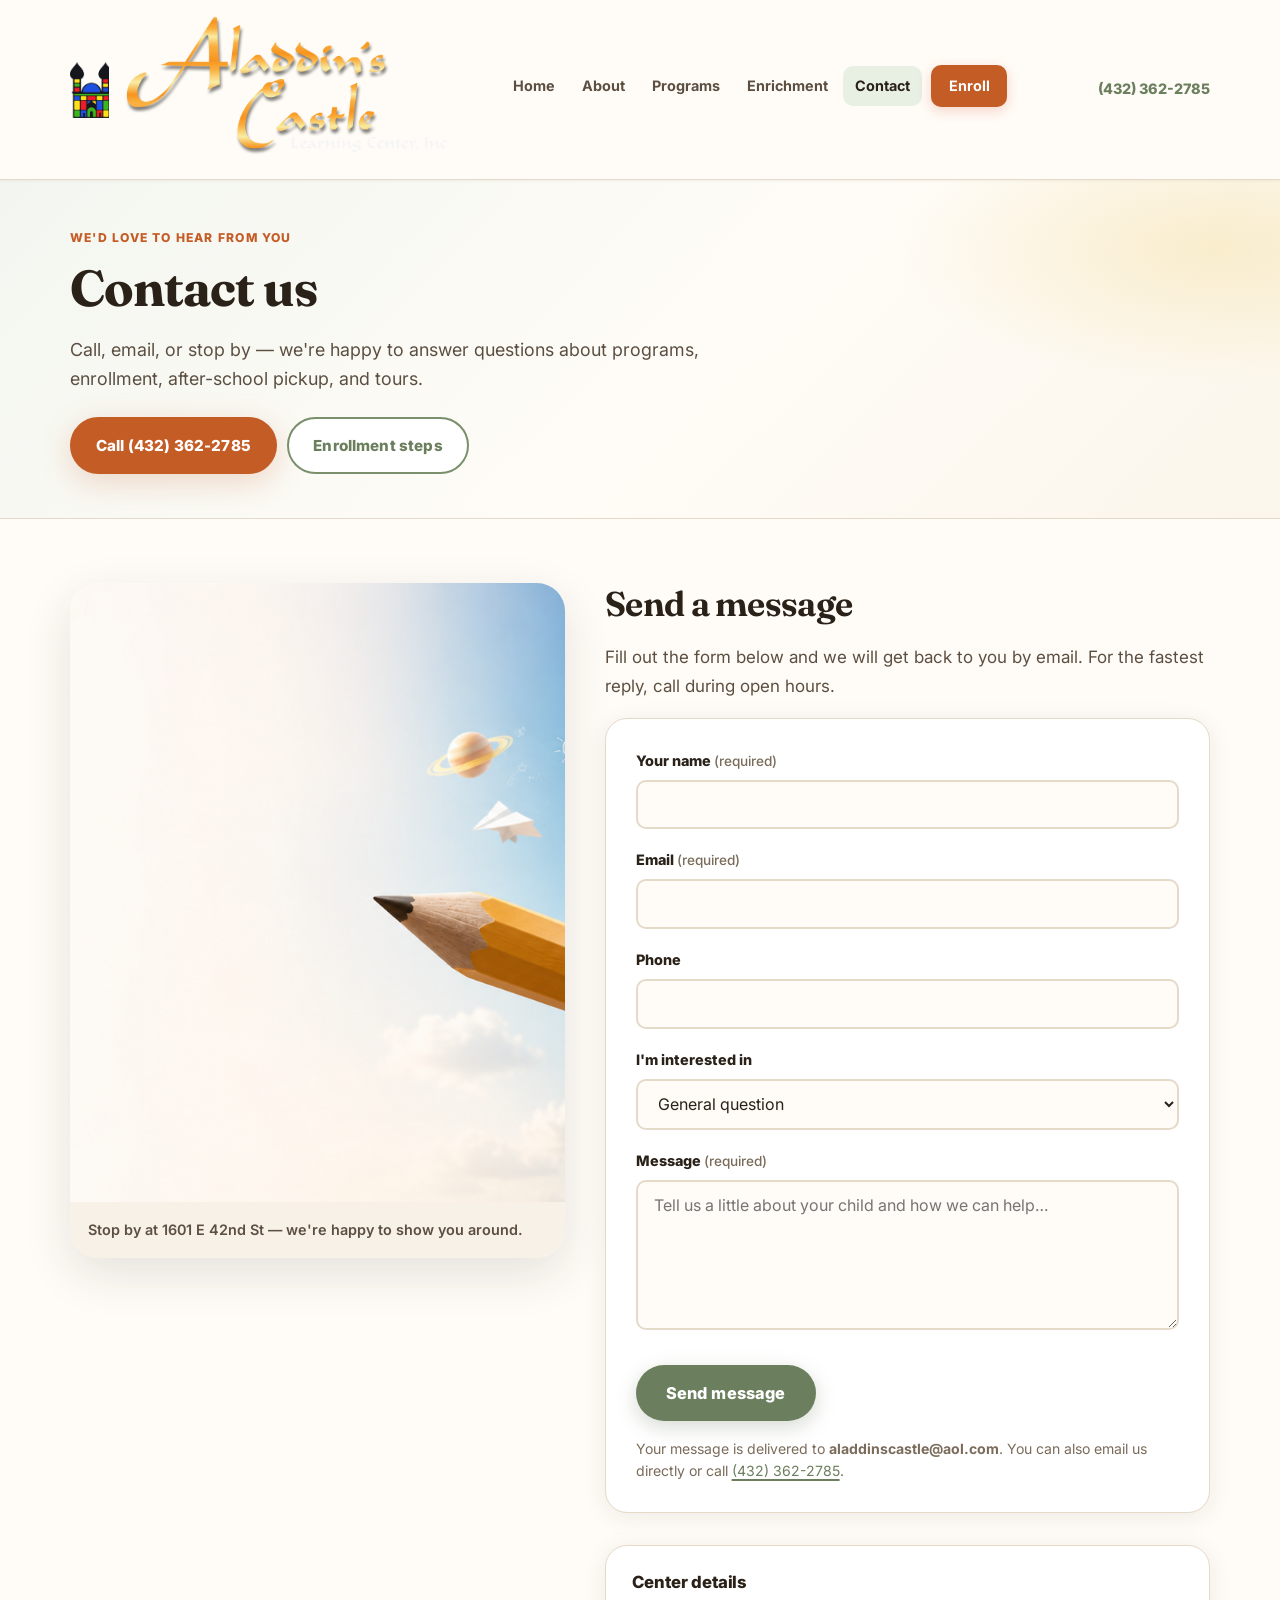
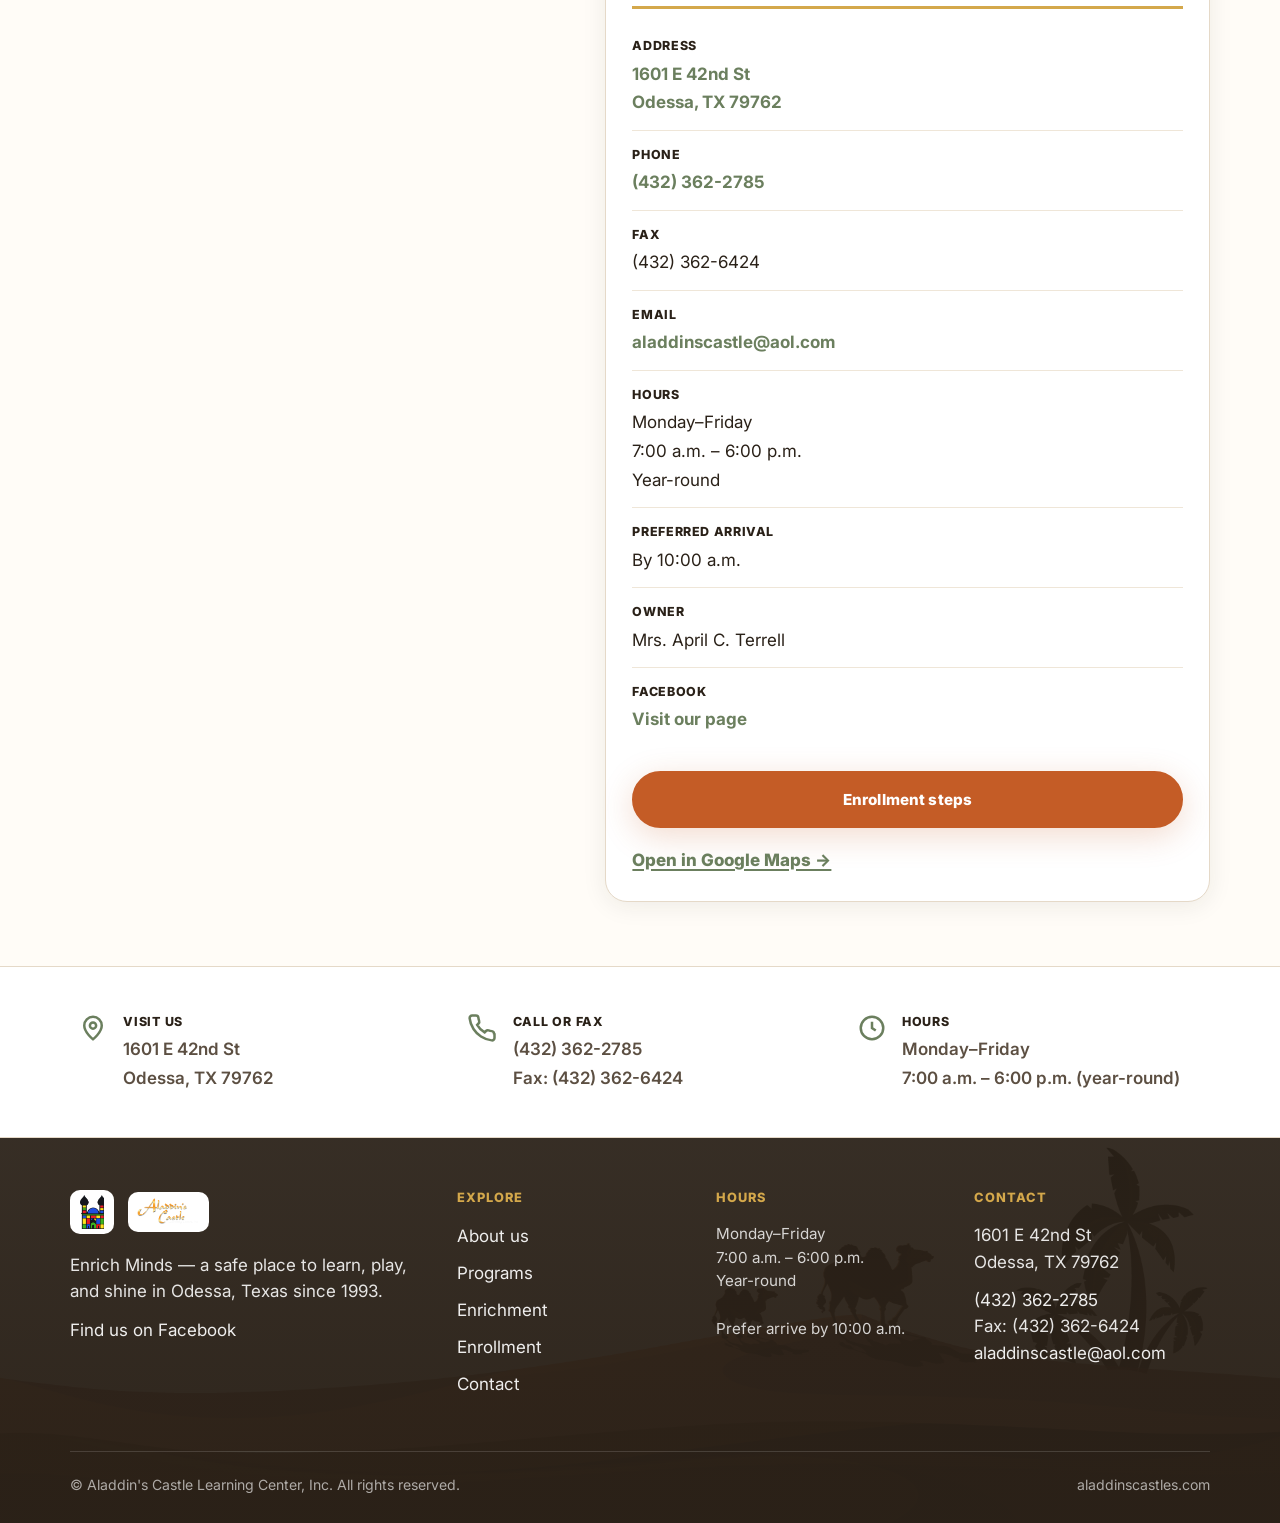
<file: contact.html>
<!DOCTYPE html>
<html lang="en">
<head>
  <meta charset="utf-8">
  <meta name="viewport" content="width=device-width, initial-scale=1">
  <title>Contact Us | Aladdin's Castle Learning Center</title>
  <meta name="description" content="Contact Aladdin's Castle Learning Center in Odessa, TX — phone (432) 362-2785, email aladdinscastle@aol.com, hours, and address at 1601 E 42nd St.">
  <meta property="og:type" content="website">
  <meta property="og:site_name" content="Aladdin's Castle Learning Center">
  <meta property="og:title" content="Contact Us | Aladdin's Castle Learning Center">
  <meta property="og:description" content="Contact Aladdin's Castle Learning Center in Odessa, TX — phone (432) 362-2785, email aladdinscastle@aol.com, hours, and address at 1601 E 42nd St.">
  <meta property="og:url" content="https://aladdinscastles.com/contact.html">
  <meta property="og:image" content="https://aladdinscastles.com/assets/castle-logo.png">
  <meta name="twitter:card" content="summary_large_image">
  <meta name="twitter:title" content="Contact Us | Aladdin's Castle Learning Center">
  <meta name="twitter:description" content="Contact Aladdin's Castle Learning Center in Odessa, TX — phone (432) 362-2785, email aladdinscastle@aol.com, hours, and address at 1601 E 42nd St.">
  <meta name="twitter:image" content="https://aladdinscastles.com/assets/castle-logo.png">
  <link rel="preconnect" href="https://fonts.googleapis.com">
  <link rel="preconnect" href="https://fonts.gstatic.com" crossorigin>
  <link href="https://fonts.googleapis.com/css2?family=Fraunces:opsz,wght@9..144,550;9..144,650;9..144,700&family=Source+Serif+4:opsz,wght@8..60,500;8..60,600;8..60,700&family=Inter:wght@400;500;600;700;800&family=Source+Sans+3:wght@400;500;600;700;800&display=swap" rel="stylesheet">
  <link rel="stylesheet" href="styles.css">
  <link rel="icon" href="assets/favicon-castle.png" type="image/png">
  <link rel="apple-touch-icon" href="assets/favicon-castle.png">
</head>
<body>
<a class="skip-link" href="#main">Skip to content</a>
<div class="page">
  <header class="site-header">
    <div class="container header-inner">
            <a class="logo" href="index.html">
        <img class="logo-img" src="assets/castle-logo.png" width="373" height="539" alt="">
        <img class="logo-wordmark" src="assets/logo-wordmark.png" width="492" height="234" alt="Aladdin's Castle Learning Center">
      </a>
      <button type="button" class="nav-toggle" aria-expanded="false" aria-controls="site-nav">
        <span class="nav-toggle-bars" aria-hidden="true"><span></span><span></span><span></span></span>
        <span class="nav-toggle-label">Menu</span>
      </button>
      <nav class="site-nav" id="site-nav" aria-label="Primary">
        <ul>
          <li><a href="index.html">Home</a></li>
          <li><a href="about.html">About</a></li>
          <li><a href="programs.html">Programs</a></li>
          <li><a href="enrichment.html">Enrichment</a></li>
          <li><a href="contact.html" aria-current="page">Contact</a></li>
          <li><a href="enrollment.html" class="nav-cta">Enroll</a></li>
        </ul>
      </nav>
      <div class="header-actions">
        <a class="header-phone" href="tel:+14323622785">(432) 362-2785</a>
      </div>
    </div>
  </header>

  <main id="main">
    <div class="page-hero">
      <div class="container">
        <span class="eyebrow">We'd love to hear from you</span>
        <h1>Contact us</h1>
        <p class="lead">Call, email, or stop by — we're happy to answer questions about programs, enrollment, after-school pickup, and tours.</p>
        <div class="page-hero-actions">
          <a class="btn btn-coral" href="tel:+14323622785">Call (432) 362-2785</a>
          <a class="btn btn-secondary" href="enrollment.html">Enrollment steps</a>
        </div>
      </div>
    </div>


<section class="section">
      <div class="container contact-with-photo">
        <figure class="contact-side-photo">
          <img src="assets/contact-image.png" width="720" height="900" alt="Visit Aladdin's Castle Learning Center">
          <figcaption>Stop by at 1601 E 42nd St — we're happy to show you around.</figcaption>
        </figure>
        <div>
          <h2>Send a message</h2>
          <p class="text-muted">Fill out the form below and we will get back to you by email. For the fastest reply, call during open hours.</p>

          <form class="contact-form" id="contact-form" action="https://script.google.com/macros/s/AKfycbwmUt3VnfD1Js5maaOodZ3qnidrQZzXvMbQOBQ9kJKXtTqskb-vrwUp_GkY4n-TsmIWBw/exec" method="POST">
            <input type="hidden" name="_honey" value="" style="display:none" tabindex="-1" autocomplete="off">
            <input type="checkbox" name="botcheck" value="1" tabindex="-1" autocomplete="off" style="display:none" aria-hidden="true">
            <div class="form-row">
              <label for="name">Your name <span class="hint">(required)</span></label>
              <input type="text" id="name" name="name" autocomplete="name" required>
            </div>
            <div class="form-row">
              <label for="email">Email <span class="hint">(required)</span></label>
              <input type="email" id="email" name="email" autocomplete="email" required>
            </div>
            <div class="form-row">
              <label for="phone">Phone</label>
              <input type="tel" id="phone" name="phone" autocomplete="tel">
            </div>
            <div class="form-row">
              <label for="interest">I'm interested in</label>
              <select id="interest" name="interest">
                <option value="General question">General question</option>
                <option value="Tour / visit">Tour / visit</option>
                <option value="Enrollment">Enrollment</option>
                <option value="Infant / baby care">Infant / baby care</option>
                <option value="Toddler care">Toddler care</option>
                <option value="Preschool / Pre-K">Preschool / Pre-K</option>
                <option value="After-school pickup">After-school pickup</option>
                <option value="Summer for Schoolers">Summer for Schoolers</option>
                <option value="Ballet / Martial arts / TOT basketball">Ballet / Martial arts / TOT basketball</option>
              </select>
            </div>
            <div class="form-row">
              <label for="message">Message <span class="hint">(required)</span></label>
              <textarea id="message" name="message" required placeholder="Tell us a little about your child and how we can help…"></textarea>
            </div>
            <div class="form-actions">
              <button type="submit" class="btn btn-primary btn-lg">Send message</button>
            </div>
            <p class="form-note">Your message is delivered to <strong>aladdinscastle@aol.com</strong>. You can also email us directly or call <a href="tel:+14323622785">(432) 362-2785</a>.</p>
          </form>

          <aside style="margin-top:2rem;">
          <div class="sidebar-card" style="position:static;">
            <h3>Center details</h3>
            <ul class="info-list">
              <li>
                <strong>Address</strong>
                <a href="https://maps.google.com/?q=1601+E+42nd+St,+Odessa,+TX+79762" target="_blank" rel="noopener noreferrer">1601 E 42nd St<br>Odessa, TX 79762</a>
              </li>
              <li>
                <strong>Phone</strong>
                <a href="tel:+14323622785">(432) 362-2785</a>
              </li>
              <li>
                <strong>Fax</strong>
                <span>(432) 362-6424</span>
              </li>
              <li>
                <strong>Email</strong>
                <a href="mailto:aladdinscastle@aol.com">aladdinscastle@aol.com</a>
              </li>
              <li>
                <strong>Hours</strong>
                <span>Monday–Friday<br>7:00 a.m. – 6:00 p.m.<br>Year-round</span>
              </li>
              <li>
                <strong>Preferred arrival</strong>
                <span>By 10:00 a.m.</span>
              </li>
              <li>
                <strong>Owner</strong>
                <span>Mrs. April C. Terrell</span>
              </li>
              <li>
                <strong>Facebook</strong>
                <a href="https://facebook.com/146223748731965" target="_blank" rel="noopener noreferrer">Visit our page</a>
              </li>
            </ul>
            <a class="btn btn-coral" href="enrollment.html" style="width:100%;">Enrollment steps</a>
            <a class="map-link" href="https://maps.google.com/?q=1601+E+42nd+St,+Odessa,+TX+79762" target="_blank" rel="noopener noreferrer">Open in Google Maps →</a>
          </div>
          </aside>
        </div>
      </div>
    </section>

    <section class="contact-strip">
      <div class="container contact-strip-grid">
        <div class="strip-item">
          <svg viewBox="0 0 24 24" fill="none" stroke="#6B7F5E" stroke-width="2" aria-hidden="true"><path d="M12 21s-7-5.5-7-11a7 7 0 0114 0c0 5.5-7 11-7 11z"/><circle cx="12" cy="10" r="2.5"/></svg>
          <div>
            <strong>Visit us</strong>
            <a href="https://maps.google.com/?q=1601+E+42nd+St,+Odessa,+TX+79762" target="_blank" rel="noopener noreferrer">1601 E 42nd St<br>Odessa, TX 79762</a>
          </div>
        </div>
        <div class="strip-item">
          <svg viewBox="0 0 24 24" fill="none" stroke="#6B7F5E" stroke-width="2" aria-hidden="true"><path d="M22 16.9v3a2 2 0 01-2.2 2 19.8 19.8 0 01-8.6-3.1 19.5 19.5 0 01-6-6A19.8 19.8 0 012.1 4.2 2 2 0 014.1 2h3a2 2 0 012 1.7c.1.9.3 1.8.6 2.6a2 2 0 01-.5 2.1L8.1 9.5a16 16 0 006 6l1.1-1.1a2 2 0 012.1-.5c.8.3 1.7.5 2.6.6a2 2 0 011.7 2z"/></svg>
          <div>
            <strong>Call or fax</strong>
            <a href="tel:+14323622785">(432) 362-2785</a><br>
            <span>Fax: (432) 362-6424</span>
          </div>
        </div>
        <div class="strip-item">
          <svg viewBox="0 0 24 24" fill="none" stroke="#6B7F5E" stroke-width="2" aria-hidden="true"><circle cx="12" cy="12" r="9"/><path d="M12 7v5l3 2"/></svg>
          <div>
            <strong>Hours</strong>
            <span>Monday–Friday<br>7:00 a.m. – 6:00 p.m. (year-round)</span>
          </div>
        </div>
      </div>
    </section>
  </main>

  <footer class="site-footer">
    <div class="container">
      <div class="footer-grid">
        <div>
                    <div class="footer-brand">
            <img class="footer-logo" src="assets/castle-logo.png" width="373" height="539" alt="">
            <img class="footer-wordmark" src="assets/logo-wordmark.png" width="492" height="234" alt="Aladdin's Castle Learning Center">
          </div>
          <p>Enrich Minds — a safe place to learn, play, and shine in Odessa, Texas since 1993.</p>
          <p><a href="https://facebook.com/146223748731965" target="_blank" rel="noopener noreferrer">Find us on Facebook</a></p>
        </div>
        <div>
          <h3>Explore</h3>
          <ul class="footer-nav">
            <li><a href="about.html">About us</a></li>
            <li><a href="programs.html">Programs</a></li>
            <li><a href="enrichment.html">Enrichment</a></li>
            <li><a href="enrollment.html">Enrollment</a></li>
            <li><a href="contact.html">Contact</a></li>
          </ul>
        </div>
        <div>
          <h3>Hours</h3>
          <p class="footer-hours">Monday–Friday<br>7:00 a.m. – 6:00 p.m.<br>Year-round<br><br>Prefer arrive by 10:00 a.m.</p>
        </div>
        <div>
          <h3>Contact</h3>
          <p>1601 E 42nd St<br>Odessa, TX 79762</p>
          <p><a href="tel:+14323622785">(432) 362-2785</a><br>
          Fax: (432) 362-6424<br>
          <a href="mailto:aladdinscastle@aol.com">aladdinscastle@aol.com</a></p>
        </div>
      </div>
      <div class="footer-bottom">
        <span>© Aladdin's Castle Learning Center, Inc. All rights reserved.</span>
        <span>aladdinscastles.com</span>
      </div>
    </div>
  </footer>
</div>
<script src="main.js"></script>
<script>
(function () {
  var form = document.getElementById('contact-form');
  if (!form) return;
  var endpoint = 'https://script.google.com/macros/s/AKfycbwmUt3VnfD1Js5maaOodZ3qnidrQZzXvMbQOBQ9kJKXtTqskb-vrwUp_GkY4n-TsmIWBw/exec';
  form.addEventListener('submit', function onSubmit(e) {
    e.preventDefault();
    var btn = form.querySelector('button[type="submit"]');
    if (btn) { btn.disabled = true; btn.textContent = 'Sending…'; }
    fetch(endpoint, { method: 'POST', body: new FormData(form), mode: 'no-cors' })
      .then(function () { window.location.href = 'thanks.html'; })
      .catch(function () {
        form.removeEventListener('submit', onSubmit);
        form.submit();
      });
  });
})();
</script>



</body>
</html>
</file>
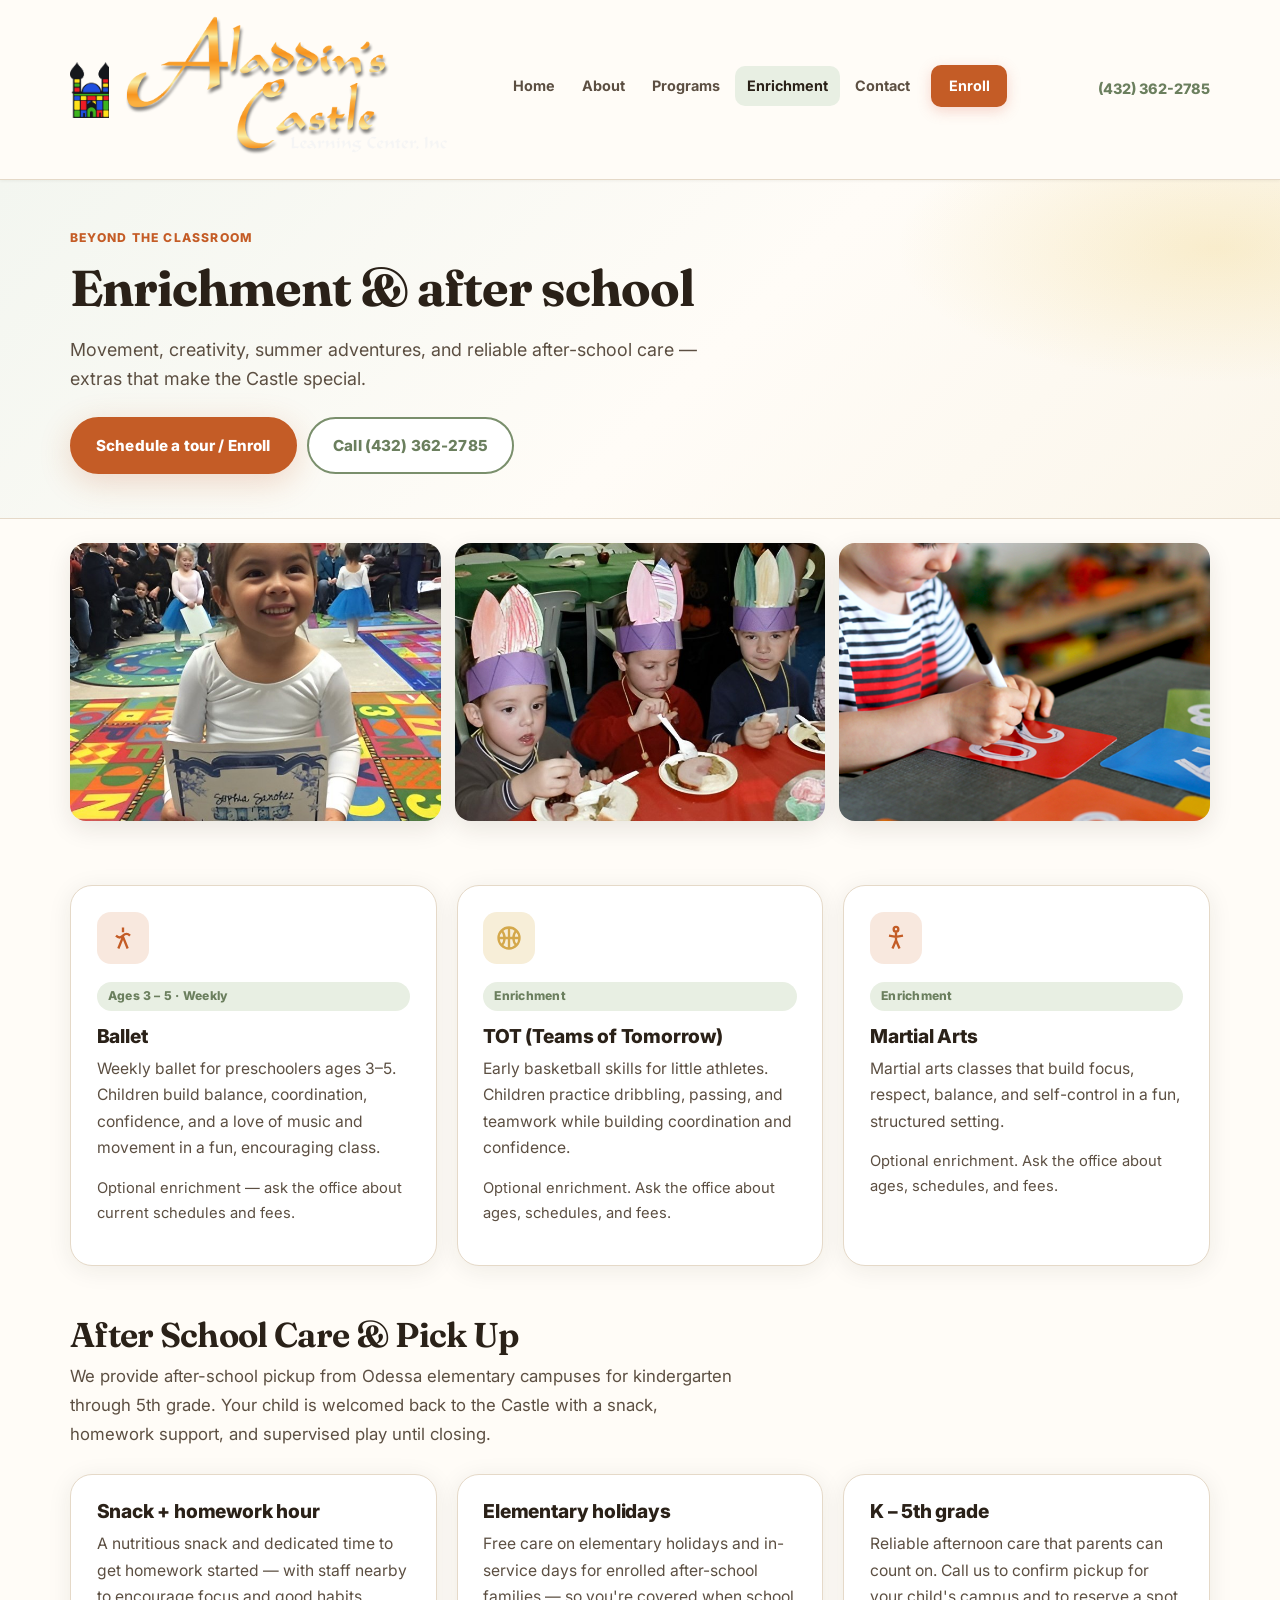
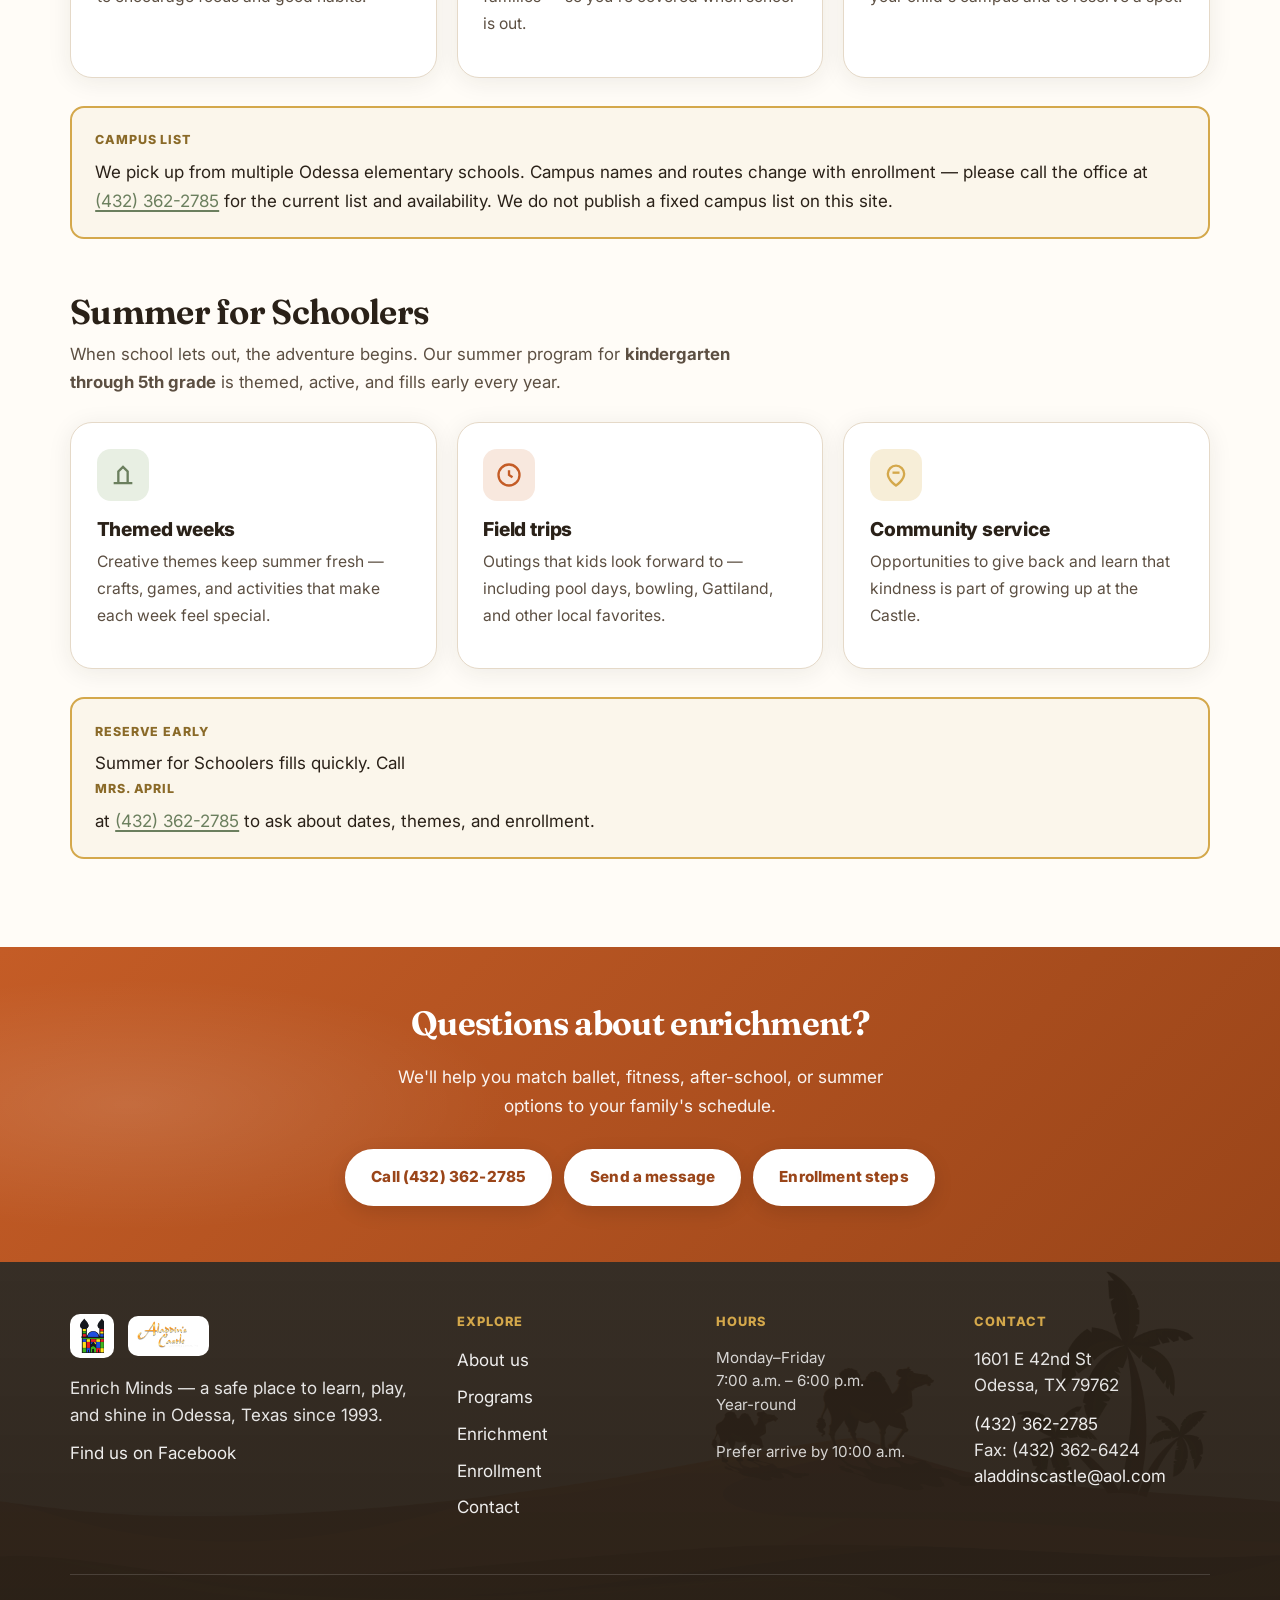
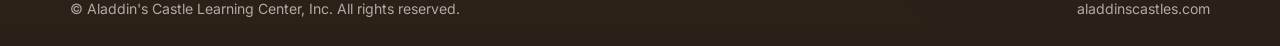
<file: enrichment.html>
<!DOCTYPE html>
<html lang="en">
<head>
  <meta charset="utf-8">
  <meta name="viewport" content="width=device-width, initial-scale=1">
  <title>Enrichment &amp; After School | Aladdin's Castle Learning Center</title>
  <meta name="description" content="Ballet, martial arts, TOT (Teams of Tomorrow) basketball, summer camp, and after-school pickup at Aladdin's Castle Learning Center in Odessa, TX.">
  <meta property="og:type" content="website">
  <meta property="og:site_name" content="Aladdin's Castle Learning Center">
  <meta property="og:title" content="Enrichment &amp; After School | Aladdin's Castle Learning Center">
  <meta property="og:description" content="Ballet, martial arts, TOT (Teams of Tomorrow) basketball, summer camp, and after-school pickup at Aladdin's Castle Learning Center in Odessa, TX.">
  <meta property="og:url" content="https://aladdinscastles.com/enrichment.html">
  <meta property="og:image" content="https://aladdinscastles.com/assets/castle-logo.png">
  <meta name="twitter:card" content="summary_large_image">
  <meta name="twitter:title" content="Enrichment &amp; After School | Aladdin's Castle Learning Center">
  <meta name="twitter:description" content="Ballet, martial arts, TOT (Teams of Tomorrow) basketball, summer camp, and after-school pickup at Aladdin's Castle Learning Center in Odessa, TX.">
  <meta name="twitter:image" content="https://aladdinscastles.com/assets/castle-logo.png">
  <link rel="preconnect" href="https://fonts.googleapis.com">
  <link rel="preconnect" href="https://fonts.gstatic.com" crossorigin>
  <link href="https://fonts.googleapis.com/css2?family=Fraunces:opsz,wght@9..144,550;9..144,650;9..144,700&family=Source+Serif+4:opsz,wght@8..60,500;8..60,600;8..60,700&family=Inter:wght@400;500;600;700;800&family=Source+Sans+3:wght@400;500;600;700;800&display=swap" rel="stylesheet">
  <link rel="stylesheet" href="styles.css">
  <link rel="icon" href="assets/favicon-castle.png" type="image/png">
  <link rel="apple-touch-icon" href="assets/favicon-castle.png">
</head>
<body>
<a class="skip-link" href="#main">Skip to content</a>
<div class="page">
  <header class="site-header">
    <div class="container header-inner">
            <a class="logo" href="index.html">
        <img class="logo-img" src="assets/castle-logo.png" width="373" height="539" alt="">
        <img class="logo-wordmark" src="assets/logo-wordmark.png" width="492" height="234" alt="Aladdin's Castle Learning Center">
      </a>
      <button type="button" class="nav-toggle" aria-expanded="false" aria-controls="site-nav">
        <span class="nav-toggle-bars" aria-hidden="true"><span></span><span></span><span></span></span>
        <span class="nav-toggle-label">Menu</span>
      </button>
      <nav class="site-nav" id="site-nav" aria-label="Primary">
        <ul>
          <li><a href="index.html">Home</a></li>
          <li><a href="about.html">About</a></li>
          <li><a href="programs.html">Programs</a></li>
          <li><a href="enrichment.html" aria-current="page">Enrichment</a></li>
          <li><a href="contact.html">Contact</a></li>
          <li><a href="enrollment.html" class="nav-cta">Enroll</a></li>
        </ul>
      </nav>
      <div class="header-actions">
        <a class="header-phone" href="tel:+14323622785">(432) 362-2785</a>
      </div>
    </div>
  </header>

  <main id="main">
    <div class="page-hero">
      <div class="container">
        <span class="eyebrow">Beyond the classroom</span>
        <h1>Enrichment &amp; after school</h1>
        <p class="lead">Movement, creativity, summer adventures, and reliable after-school care — extras that make the Castle special.</p>
        <div class="page-hero-actions">
          <a class="btn btn-coral" href="enrollment.html">Schedule a tour / Enroll</a>
          <a class="btn btn-secondary" href="tel:+14323622785">Call (432) 362-2785</a>
        </div>
      </div>
    </div>

    
    <section class="section photo-strip-section" style="padding-bottom:0;">
      <div class="container">
        <div class="photo-strip">
          <figure class="photo-card"><img src="assets/service-6.jpg" width="600" height="450" alt="Enrichment activities" loading="lazy"></figure>
          <figure class="photo-card"><img src="assets/service-7.jpg" width="600" height="450" alt="After school care" loading="lazy"></figure>
          <figure class="photo-card"><img src="assets/three_pics1.jpg" width="600" height="450" alt="Summer and enrichment" loading="lazy"></figure>
        </div>
      </div>
    </section>

<section class="section">
      <div class="container">
        <div class="card-grid cols-3" style="margin-bottom:3rem;">
          <article class="card" id="ballet">
            <div class="card-icon coral" aria-hidden="true">
              <svg width="28" height="28" viewBox="0 0 24 24" fill="none" stroke="#C45C26" stroke-width="2"><path d="M12 3v4M8 21l4-10 4 10M6 10c2 2 4 2 6 0s4-2 6 0"/></svg>
            </div>
            <span class="age-range">Ages 3 – 5 · Weekly</span>
            <h3>Ballet</h3>
            <p>Weekly ballet for preschoolers ages 3–5. Children build balance, coordination, confidence, and a love of music and movement in a fun, encouraging class.</p>
            <p class="mb-0 text-muted" style="font-size:0.92rem;">Optional enrichment — ask the office about current schedules and fees.</p>
          </article>
          <article class="card" id="tot">
            <div class="card-icon gold" aria-hidden="true">
              <svg width="28" height="28" viewBox="0 0 24 24" fill="none" stroke="#D4A84B" stroke-width="2"><circle cx="12" cy="12" r="9"/><path d="M3 12h18M12 3v18M5.6 5.6c3.5 3.5 3.5 9.3 0 12.8M18.4 5.6c-3.5 3.5-3.5 9.3 0 12.8"/></svg>
            </div>
            <span class="age-range">Enrichment</span>
            <h3>TOT (Teams of Tomorrow)</h3>
            <p>Early basketball skills for little athletes. Children practice dribbling, passing, and teamwork while building coordination and confidence.</p>
            <p class="mb-0 text-muted" style="font-size:0.92rem;">Optional enrichment. Ask the office about ages, schedules, and fees.</p>
          </article>
          <article class="card" id="martial-arts">
            <div class="card-icon coral" aria-hidden="true">
              <svg width="28" height="28" viewBox="0 0 24 24" fill="none" stroke="#C45C26" stroke-width="2"><circle cx="12" cy="4.5" r="2"/><path d="M12 7v7M6 10l6 1 6-1M9 21l3-7 3 7"/></svg>
            </div>
            <span class="age-range">Enrichment</span>
            <h3>Martial Arts</h3>
            <p>Martial arts classes that build focus, respect, balance, and self-control in a fun, structured setting.</p>
            <p class="mb-0 text-muted" style="font-size:0.92rem;">Optional enrichment. Ask the office about ages, schedules, and fees.</p>
          </article>
        </div>

        <div class="program-group" id="after-school">
          <h2>After School Care &amp; Pick Up</h2>
          <p class="group-intro">We provide after-school pickup from Odessa elementary campuses for kindergarten through 5th grade. Your child is welcomed back to the Castle with a snack, homework support, and supervised play until closing.</p>
          <div class="card-grid cols-3">
            <article class="card">
              <h3>Snack + homework hour</h3>
              <p>A nutritious snack and dedicated time to get homework started — with staff nearby to encourage focus and good habits.</p>
            </article>
            <article class="card">
              <h3>Elementary holidays</h3>
              <p>Free care on elementary holidays and in-service days for enrolled after-school families — so you're covered when school is out.</p>
            </article>
            <article class="card">
              <h3>K – 5th grade</h3>
              <p>Reliable afternoon care that parents can count on. Call us to confirm pickup for your child's campus and to reserve a spot.</p>
            </article>
          </div>
          <div class="callout-note solid" style="margin-top:1.75rem;">
            <strong>Campus list</strong>
            <p>We pick up from multiple Odessa elementary schools. Campus names and routes change with enrollment — please call the office at <a href="tel:+14323622785">(432) 362-2785</a> for the current list and availability. We do not publish a fixed campus list on this site.</p>
          </div>
        </div>

        <div class="program-group" id="summer" style="margin-top:3rem;">
          <h2>Summer for Schoolers</h2>
          <p class="group-intro">When school lets out, the adventure begins. Our summer program for <strong>kindergarten through 5th grade</strong> is themed, active, and fills early every year.</p>
          <div class="card-grid cols-3">
            <article class="card">
              <div class="card-icon" aria-hidden="true">
                <svg width="28" height="28" viewBox="0 0 24 24" fill="none" stroke="#6B7F5E" stroke-width="2"><path d="M4 19h16M8 19V9l4-4 4 4v10"/></svg>
              </div>
              <h3>Themed weeks</h3>
              <p>Creative themes keep summer fresh — crafts, games, and activities that make each week feel special.</p>
            </article>
            <article class="card">
              <div class="card-icon coral" aria-hidden="true">
                <svg width="28" height="28" viewBox="0 0 24 24" fill="none" stroke="#C45C26" stroke-width="2"><circle cx="12" cy="12" r="9"/><path d="M12 8v4l3 2"/></svg>
              </div>
              <h3>Field trips</h3>
              <p>Outings that kids look forward to — including pool days, bowling, Gattiland, and other local favorites.</p>
            </article>
            <article class="card">
              <div class="card-icon gold" aria-hidden="true">
                <svg width="28" height="28" viewBox="0 0 24 24" fill="none" stroke="#D4A84B" stroke-width="2"><path d="M12 21s-7-4.5-7-10a7 7 0 0114 0c0 5.5-7 10-7 10z"/><path d="M9 10h6"/></svg>
              </div>
              <h3>Community service</h3>
              <p>Opportunities to give back and learn that kindness is part of growing up at the Castle.</p>
            </article>
          </div>
          <div class="callout-note solid" style="margin-top:1.75rem;">
            <strong>Reserve early</strong>
            <p>Summer for Schoolers fills quickly. Call <strong>Mrs. April</strong> at <a href="tel:+14323622785">(432) 362-2785</a> to ask about dates, themes, and enrollment.</p>
          </div>
        </div>
      </div>
    </section>

    <section class="cta-band">
      <div class="container">
        <h2>Questions about enrichment?</h2>
        <p>We'll help you match ballet, fitness, after-school, or summer options to your family's schedule.</p>
        <div class="cta-actions">
          <a class="btn btn-secondary" href="tel:+14323622785">Call (432) 362-2785</a>
          <a class="btn btn-secondary" href="contact.html">Send a message</a>
          <a class="btn btn-secondary" href="enrollment.html">Enrollment steps</a>
        </div>
      </div>
    </section>
  </main>

  <footer class="site-footer">
    <div class="container">
      <div class="footer-grid">
        <div>
                    <div class="footer-brand">
            <img class="footer-logo" src="assets/castle-logo.png" width="373" height="539" alt="">
            <img class="footer-wordmark" src="assets/logo-wordmark.png" width="492" height="234" alt="Aladdin's Castle Learning Center">
          </div>
          <p>Enrich Minds — a safe place to learn, play, and shine in Odessa, Texas since 1993.</p>
          <p><a href="https://facebook.com/146223748731965" target="_blank" rel="noopener noreferrer">Find us on Facebook</a></p>
        </div>
        <div>
          <h3>Explore</h3>
          <ul class="footer-nav">
            <li><a href="about.html">About us</a></li>
            <li><a href="programs.html">Programs</a></li>
            <li><a href="enrichment.html">Enrichment</a></li>
            <li><a href="enrollment.html">Enrollment</a></li>
            <li><a href="contact.html">Contact</a></li>
          </ul>
        </div>
        <div>
          <h3>Hours</h3>
          <p class="footer-hours">Monday–Friday<br>7:00 a.m. – 6:00 p.m.<br>Year-round<br><br>Prefer arrive by 10:00 a.m.</p>
        </div>
        <div>
          <h3>Contact</h3>
          <p>1601 E 42nd St<br>Odessa, TX 79762</p>
          <p><a href="tel:+14323622785">(432) 362-2785</a><br>
          Fax: (432) 362-6424<br>
          <a href="mailto:aladdinscastle@aol.com">aladdinscastle@aol.com</a></p>
        </div>
      </div>
      <div class="footer-bottom">
        <span>© Aladdin's Castle Learning Center, Inc. All rights reserved.</span>
        <span>aladdinscastles.com</span>
      </div>
    </div>
  </footer>
</div>
<script src="main.js"></script>
</body>
</html>
</file>
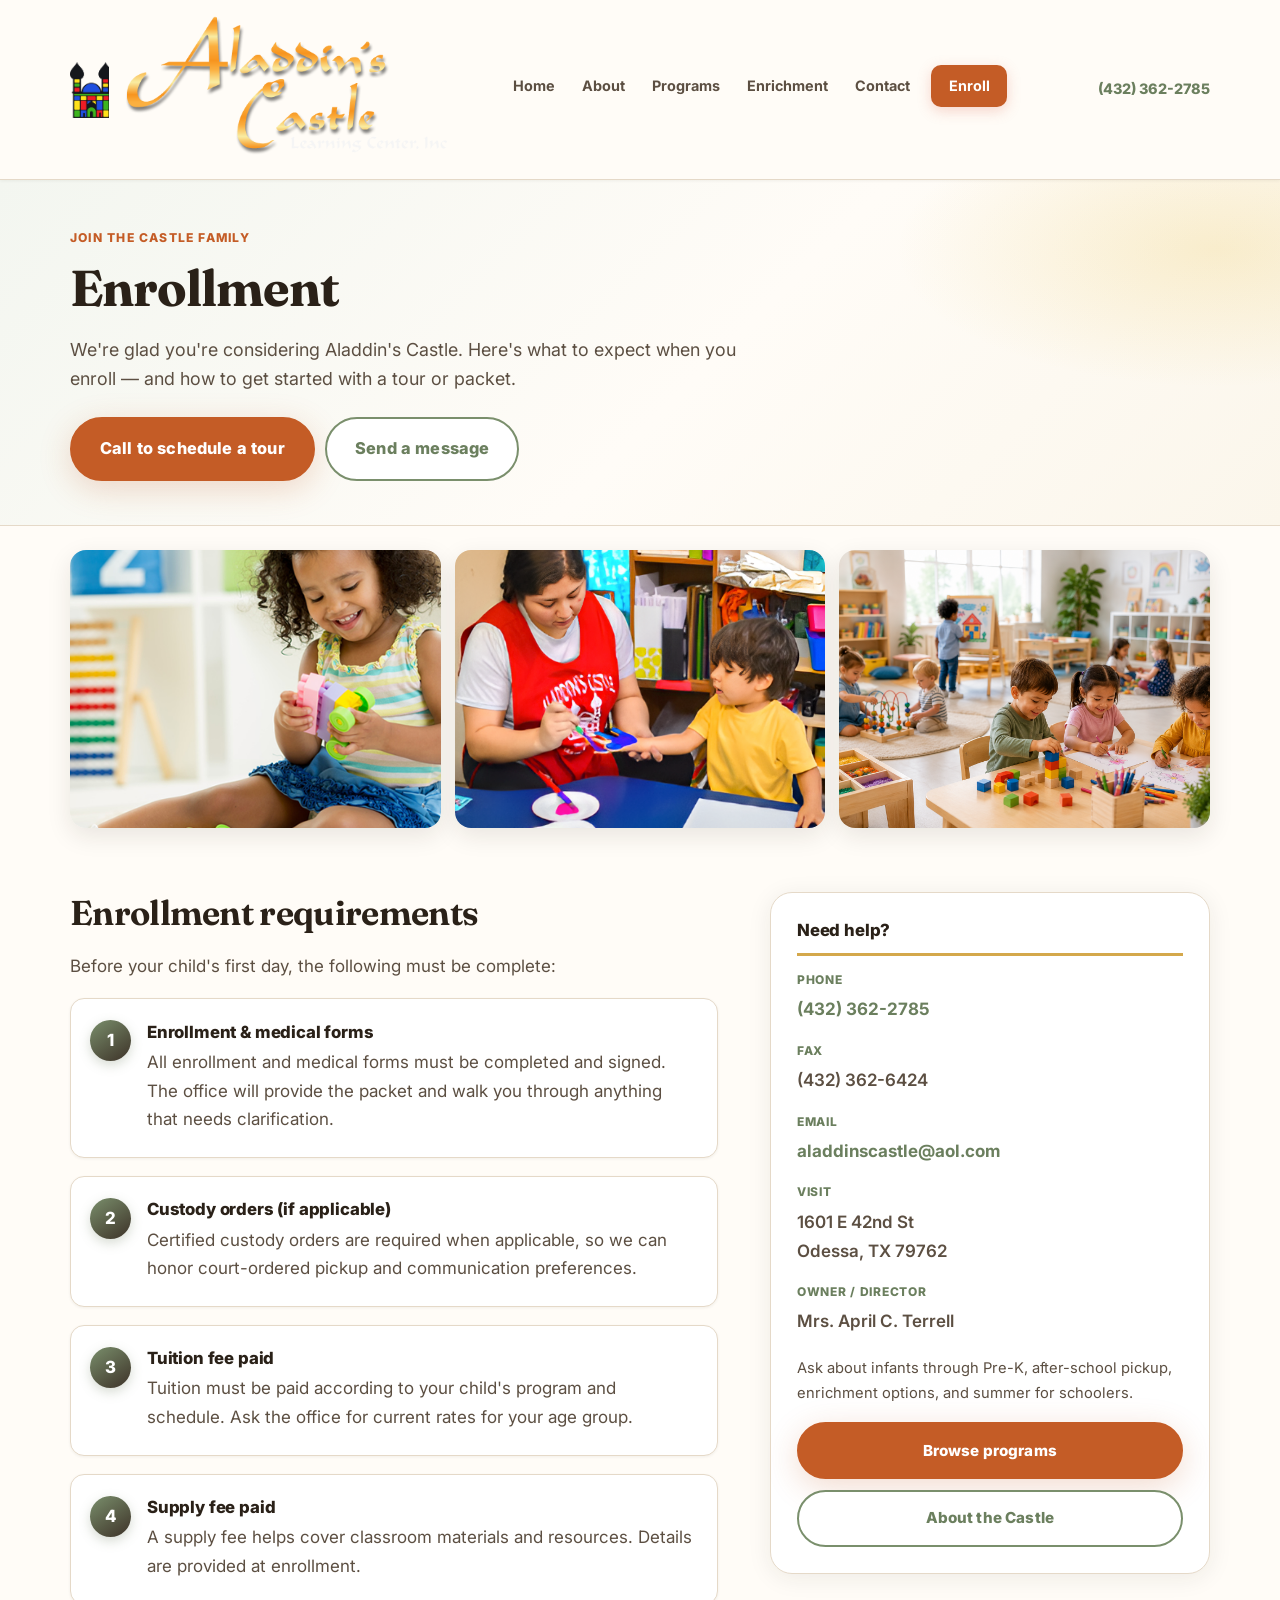
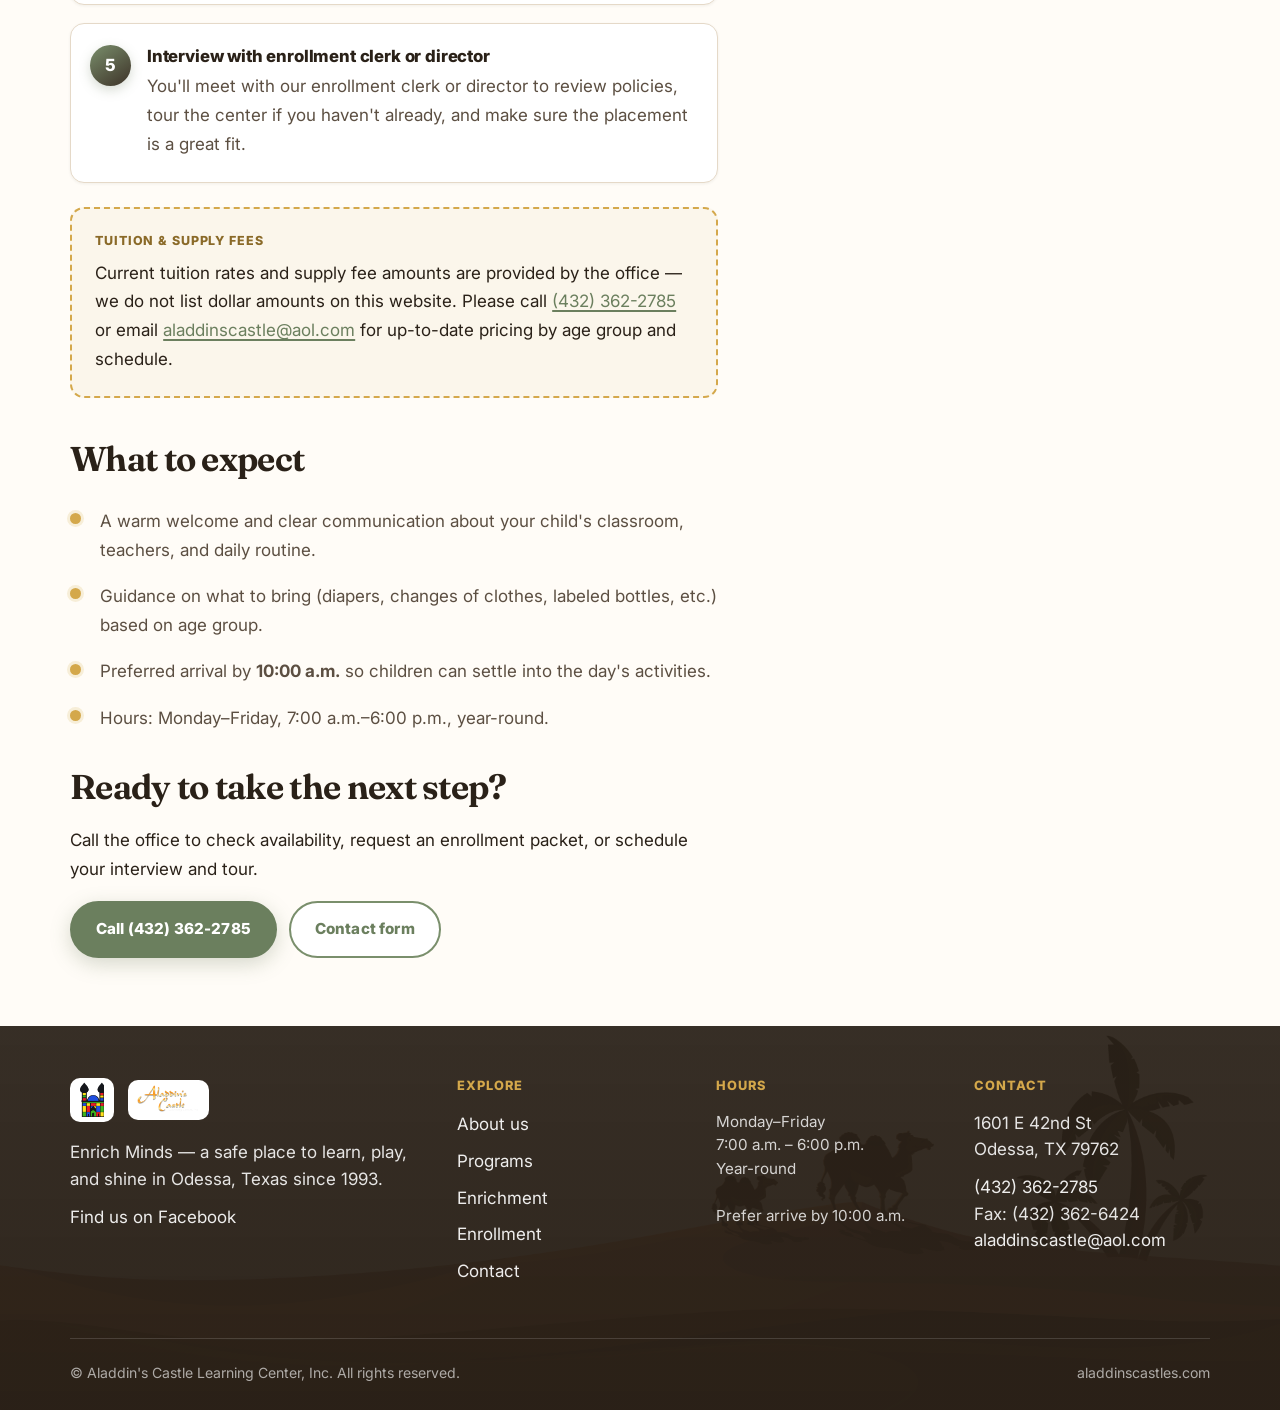
<file: enrollment.html>
<!DOCTYPE html>
<html lang="en">
<head>
  <meta charset="utf-8">
  <meta name="viewport" content="width=device-width, initial-scale=1">
  <title>Enrollment | Aladdin's Castle Learning Center</title>
  <meta name="description" content="How to enroll at Aladdin's Castle Learning Center in Odessa, TX — required forms, fees, and interview steps. Call (432) 362-2785.">
  <meta property="og:type" content="website">
  <meta property="og:site_name" content="Aladdin's Castle Learning Center">
  <meta property="og:title" content="Enrollment | Aladdin's Castle Learning Center">
  <meta property="og:description" content="How to enroll at Aladdin's Castle Learning Center in Odessa, TX — required forms, fees, and interview steps. Call (432) 362-2785.">
  <meta property="og:url" content="https://aladdinscastles.com/enrollment.html">
  <meta property="og:image" content="https://aladdinscastles.com/assets/castle-logo.png">
  <meta name="twitter:card" content="summary_large_image">
  <meta name="twitter:title" content="Enrollment | Aladdin's Castle Learning Center">
  <meta name="twitter:description" content="How to enroll at Aladdin's Castle Learning Center in Odessa, TX — required forms, fees, and interview steps. Call (432) 362-2785.">
  <meta name="twitter:image" content="https://aladdinscastles.com/assets/castle-logo.png">
  <link rel="preconnect" href="https://fonts.googleapis.com">
  <link rel="preconnect" href="https://fonts.gstatic.com" crossorigin>
  <link href="https://fonts.googleapis.com/css2?family=Fraunces:opsz,wght@9..144,550;9..144,650;9..144,700&family=Source+Serif+4:opsz,wght@8..60,500;8..60,600;8..60,700&family=Inter:wght@400;500;600;700;800&family=Source+Sans+3:wght@400;500;600;700;800&display=swap" rel="stylesheet">
  <link rel="stylesheet" href="styles.css">
  <link rel="icon" href="assets/favicon-castle.png" type="image/png">
  <link rel="apple-touch-icon" href="assets/favicon-castle.png">
</head>
<body>
<a class="skip-link" href="#main">Skip to content</a>
<div class="page">
  <header class="site-header">
    <div class="container header-inner">
            <a class="logo" href="index.html">
        <img class="logo-img" src="assets/castle-logo.png" width="373" height="539" alt="">
        <img class="logo-wordmark" src="assets/logo-wordmark.png" width="492" height="234" alt="Aladdin's Castle Learning Center">
      </a>
      <button type="button" class="nav-toggle" aria-expanded="false" aria-controls="site-nav">
        <span class="nav-toggle-bars" aria-hidden="true"><span></span><span></span><span></span></span>
        <span class="nav-toggle-label">Menu</span>
      </button>
      <nav class="site-nav" id="site-nav" aria-label="Primary">
        <ul>
          <li><a href="index.html">Home</a></li>
          <li><a href="about.html">About</a></li>
          <li><a href="programs.html">Programs</a></li>
          <li><a href="enrichment.html">Enrichment</a></li>
          <li><a href="contact.html">Contact</a></li>
          <li><a href="enrollment.html" class="nav-cta" aria-current="page">Enroll</a></li>
        </ul>
      </nav>
      <div class="header-actions">
        <a class="header-phone" href="tel:+14323622785">(432) 362-2785</a>
      </div>
    </div>
  </header>

  <main id="main">
    <div class="page-hero">
      <div class="container">
        <span class="eyebrow">Join the Castle family</span>
        <h1>Enrollment</h1>
        <p class="lead">We're glad you're considering Aladdin's Castle. Here's what to expect when you enroll — and how to get started with a tour or packet.</p>
        <div class="page-hero-actions">
          <a class="btn btn-coral btn-lg" href="tel:+14323622785">Call to schedule a tour</a>
          <a class="btn btn-secondary btn-lg" href="contact.html">Send a message</a>
        </div>
      </div>
    </div>

    
    <section class="section photo-strip-section" style="padding-bottom:0;">
      <div class="container">
        <div class="photo-strip">
          <figure class="photo-card"><img src="assets/three_pics3.jpg" width="600" height="450" alt="Ready to enroll" loading="lazy"></figure>
          <figure class="photo-card"><img src="assets/about-us.png" width="600" height="450" alt="Tour our center" loading="lazy"></figure>
          <figure class="photo-card"><img src="assets/banner.png" width="600" height="450" alt="Aladdin's Castle Learning Center" loading="lazy"></figure>
        </div>
      </div>
    </section>

<section class="section">
      <div class="container two-col">
        <div>
          <h2>Enrollment requirements</h2>
          <p class="text-muted">Before your child's first day, the following must be complete:</p>
          <ol class="steps">
            <li>
              <h3 style="margin:0 0 0.35em;font-size:1.05rem;">Enrollment &amp; medical forms</h3>
              <p style="margin:0;color:var(--ink-muted);">All enrollment and medical forms must be completed and signed. The office will provide the packet and walk you through anything that needs clarification.</p>
            </li>
            <li>
              <h3 style="margin:0 0 0.35em;font-size:1.05rem;">Custody orders (if applicable)</h3>
              <p style="margin:0;color:var(--ink-muted);">Certified custody orders are required when applicable, so we can honor court-ordered pickup and communication preferences.</p>
            </li>
            <li>
              <h3 style="margin:0 0 0.35em;font-size:1.05rem;">Tuition fee paid</h3>
              <p style="margin:0;color:var(--ink-muted);">Tuition must be paid according to your child's program and schedule. Ask the office for current rates for your age group.</p>
            </li>
            <li>
              <h3 style="margin:0 0 0.35em;font-size:1.05rem;">Supply fee paid</h3>
              <p style="margin:0;color:var(--ink-muted);">A supply fee helps cover classroom materials and resources. Details are provided at enrollment.</p>
            </li>
            <li>
              <h3 style="margin:0 0 0.35em;font-size:1.05rem;">Interview with enrollment clerk or director</h3>
              <p style="margin:0;color:var(--ink-muted);">You'll meet with our enrollment clerk or director to review policies, tour the center if you haven't already, and make sure the placement is a great fit.</p>
            </li>
          </ol>

          <div class="callout-note">
            <strong>Tuition &amp; supply fees</strong>
            <p>Current tuition rates and supply fee amounts are provided by the office — we do not list dollar amounts on this website. Please call <a href="tel:+14323622785">(432) 362-2785</a> or email <a href="mailto:aladdinscastle@aol.com">aladdinscastle@aol.com</a> for up-to-date pricing by age group and schedule.</p>
          </div>

          <h2 style="margin-top:2.5rem;">What to expect</h2>
          <ul class="feature-list">
            <li>A warm welcome and clear communication about your child's classroom, teachers, and daily routine.</li>
            <li>Guidance on what to bring (diapers, changes of clothes, labeled bottles, etc.) based on age group.</li>
            <li>Preferred arrival by <strong>10:00 a.m.</strong> so children can settle into the day's activities.</li>
            <li>Hours: Monday–Friday, 7:00 a.m.–6:00 p.m., year-round.</li>
          </ul>

          <h2>Ready to take the next step?</h2>
          <p>Call the office to check availability, request an enrollment packet, or schedule your interview and tour.</p>
          <div class="hero-actions">
            <a class="btn btn-primary" href="tel:+14323622785">Call (432) 362-2785</a>
            <a class="btn btn-secondary" href="contact.html">Contact form</a>
          </div>
        </div>

        <aside>
          <div class="sidebar-card">
            <h3>Need help?</h3>
            <dl>
              <dt>Phone</dt>
              <dd><a href="tel:+14323622785">(432) 362-2785</a></dd>
              <dt>Fax</dt>
              <dd>(432) 362-6424</dd>
              <dt>Email</dt>
              <dd><a href="mailto:aladdinscastle@aol.com">aladdinscastle@aol.com</a></dd>
              <dt>Visit</dt>
              <dd>1601 E 42nd St<br>Odessa, TX 79762</dd>
              <dt>Owner / director</dt>
              <dd>Mrs. April C. Terrell</dd>
            </dl>
            <p style="margin-top:1.25rem;font-size:0.92rem;color:var(--ink-muted);">Ask about infants through Pre-K, after-school pickup, enrichment options, and summer for schoolers.</p>
            <p style="margin-top:1rem;margin-bottom:0.65rem;">
              <a class="btn btn-coral" href="programs.html" style="width:100%;">Browse programs</a>
            </p>
            <p style="margin:0;">
              <a class="btn btn-secondary" href="about.html" style="width:100%;">About the Castle</a>
            </p>
          </div>
        </aside>
      </div>
    </section>
  </main>

  <footer class="site-footer">
    <div class="container">
      <div class="footer-grid">
        <div>
                    <div class="footer-brand">
            <img class="footer-logo" src="assets/castle-logo.png" width="373" height="539" alt="">
            <img class="footer-wordmark" src="assets/logo-wordmark.png" width="492" height="234" alt="Aladdin's Castle Learning Center">
          </div>
          <p>Enrich Minds — a safe place to learn, play, and shine in Odessa, Texas since 1993.</p>
          <p><a href="https://facebook.com/146223748731965" target="_blank" rel="noopener noreferrer">Find us on Facebook</a></p>
        </div>
        <div>
          <h3>Explore</h3>
          <ul class="footer-nav">
            <li><a href="about.html">About us</a></li>
            <li><a href="programs.html">Programs</a></li>
            <li><a href="enrichment.html">Enrichment</a></li>
            <li><a href="enrollment.html">Enrollment</a></li>
            <li><a href="contact.html">Contact</a></li>
          </ul>
        </div>
        <div>
          <h3>Hours</h3>
          <p class="footer-hours">Monday–Friday<br>7:00 a.m. – 6:00 p.m.<br>Year-round<br><br>Prefer arrive by 10:00 a.m.</p>
        </div>
        <div>
          <h3>Contact</h3>
          <p>1601 E 42nd St<br>Odessa, TX 79762</p>
          <p><a href="tel:+14323622785">(432) 362-2785</a><br>
          Fax: (432) 362-6424<br>
          <a href="mailto:aladdinscastle@aol.com">aladdinscastle@aol.com</a></p>
        </div>
      </div>
      <div class="footer-bottom">
        <span>© Aladdin's Castle Learning Center, Inc. All rights reserved.</span>
        <span>aladdinscastles.com</span>
      </div>
    </div>
  </footer>
</div>
<script src="main.js"></script>
</body>
</html>
</file>
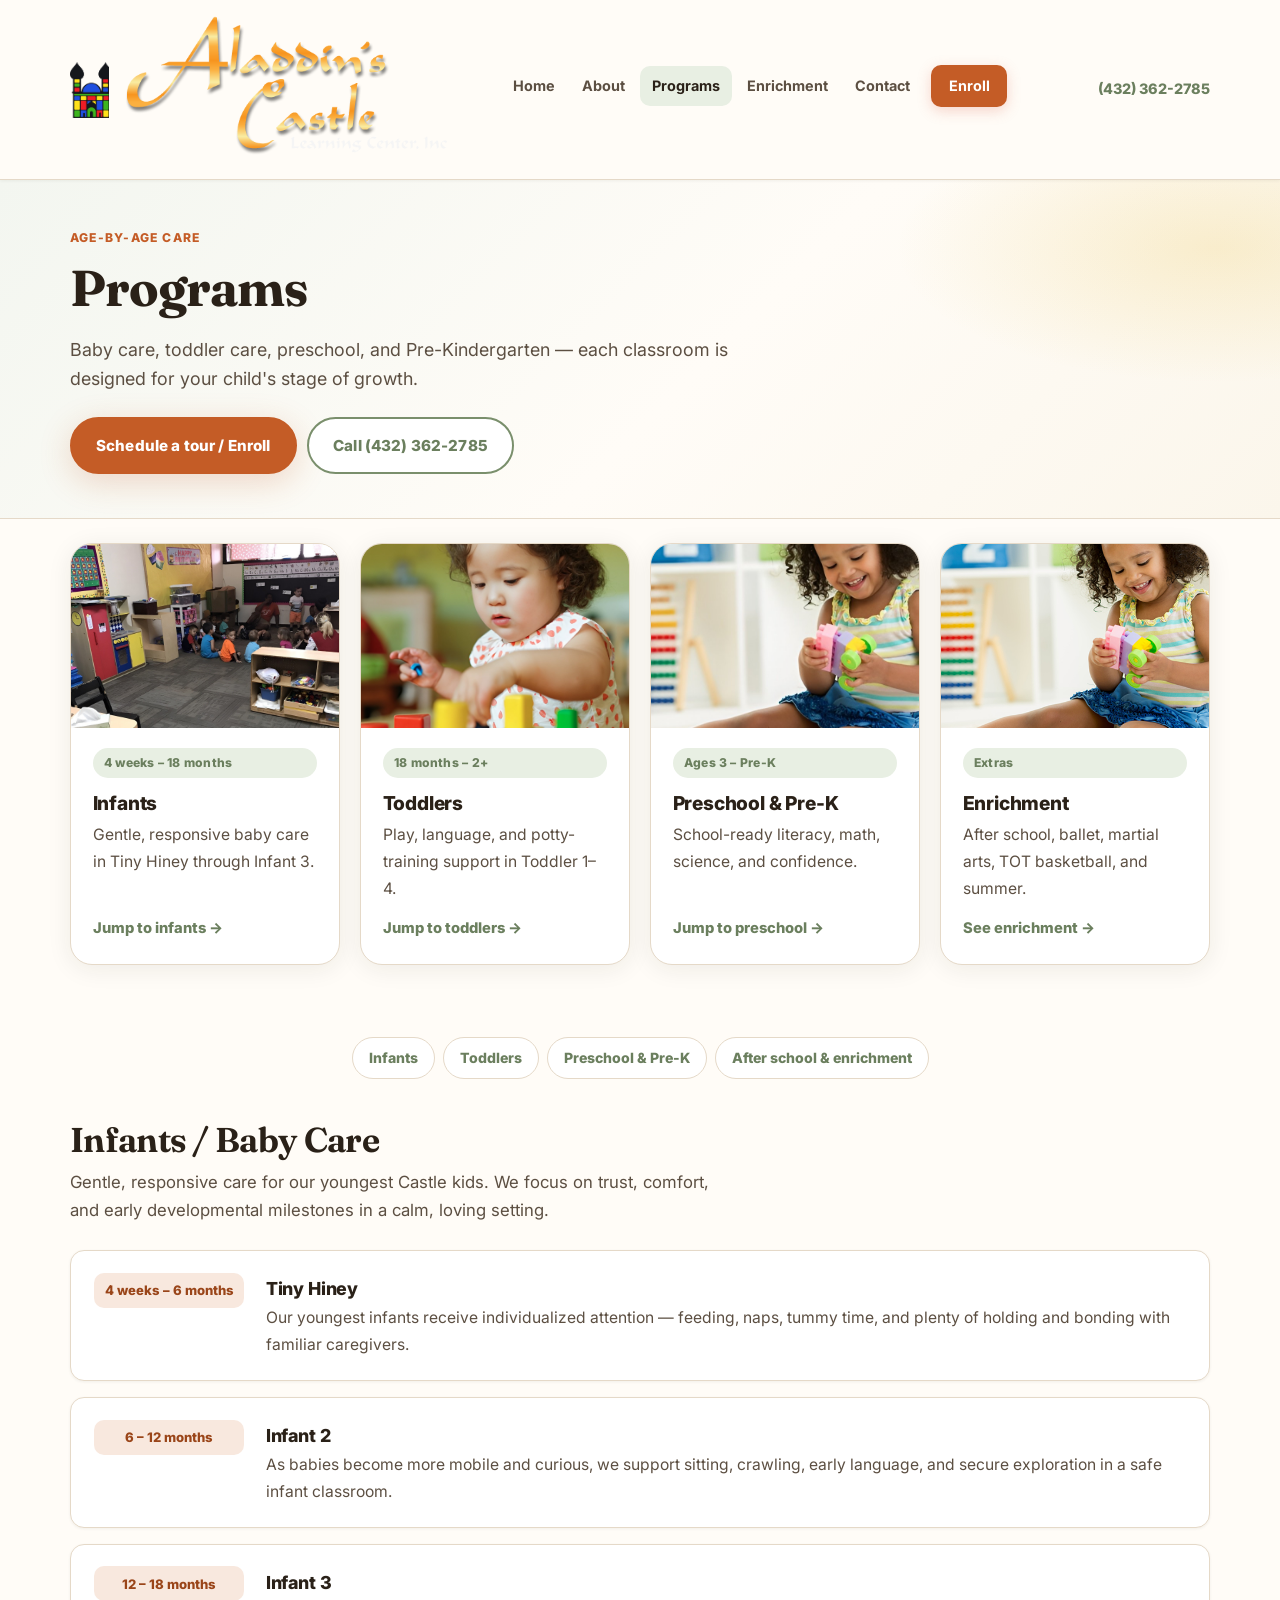
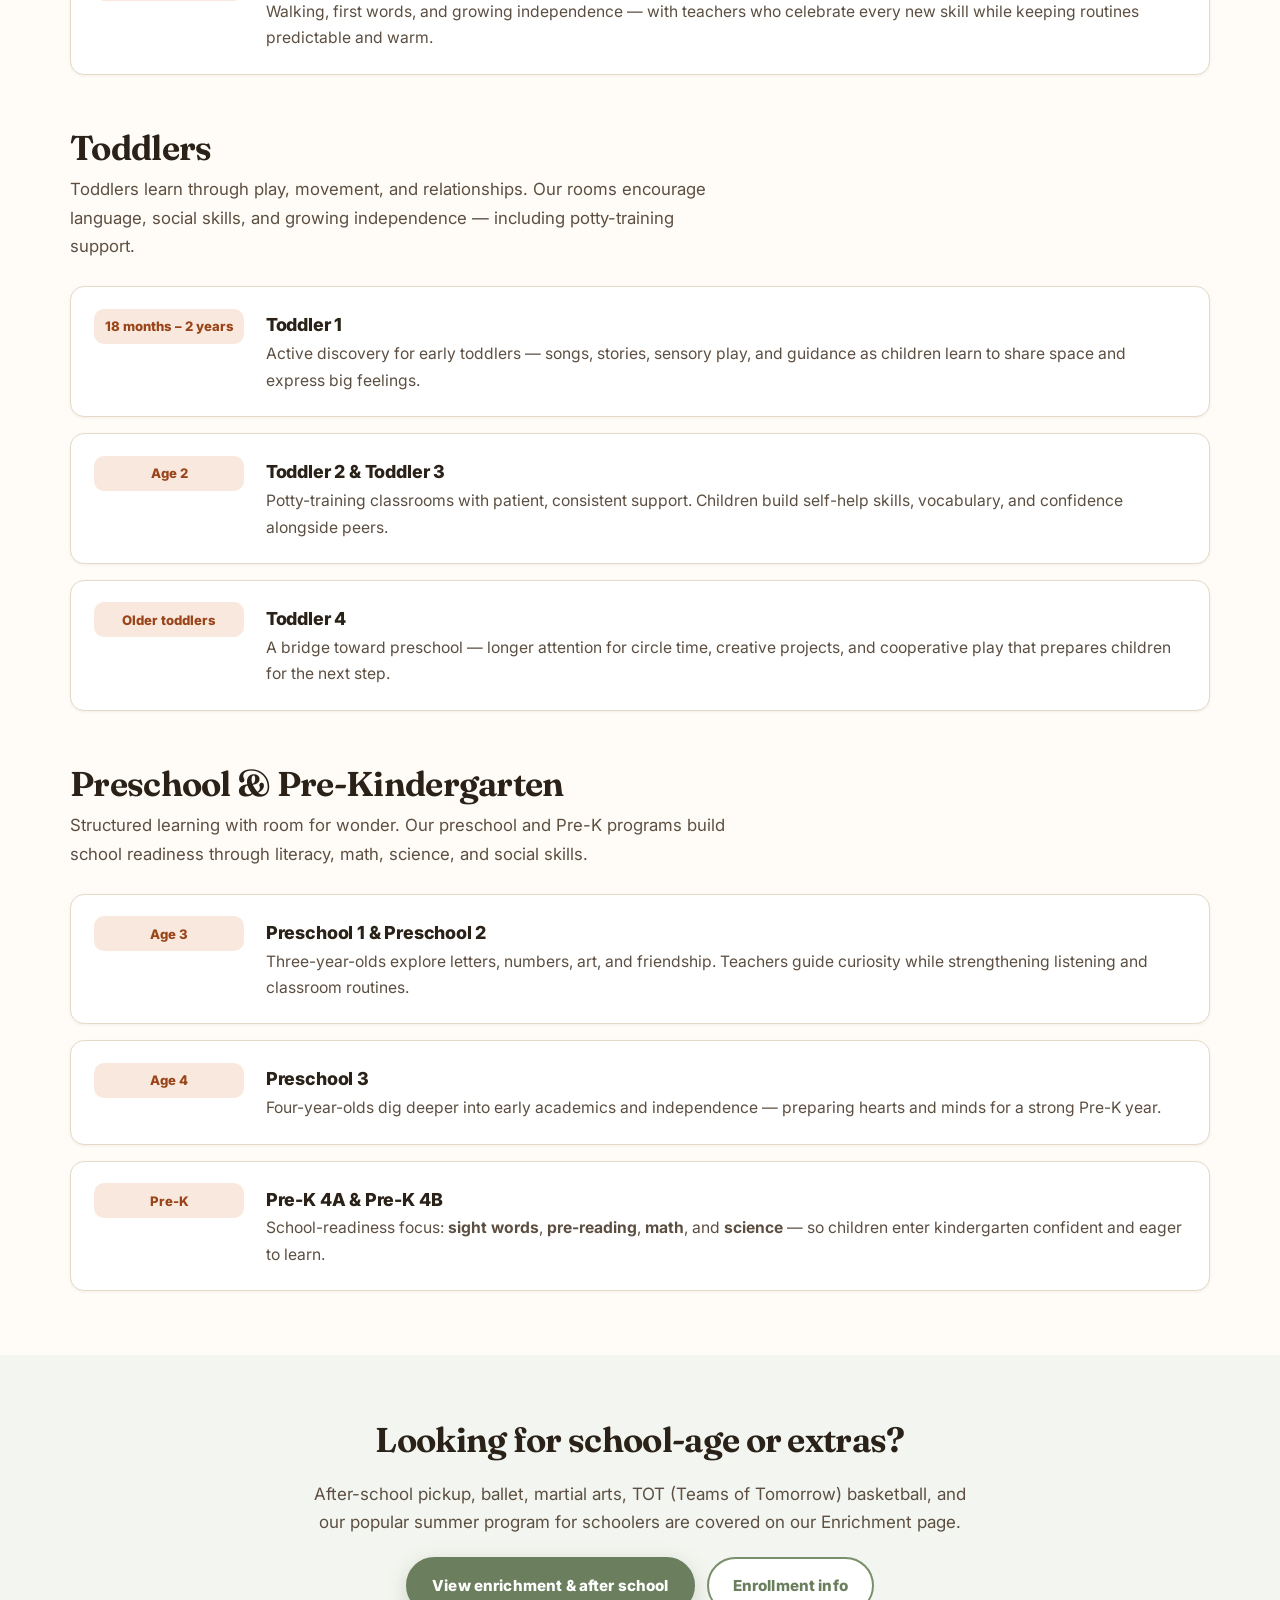
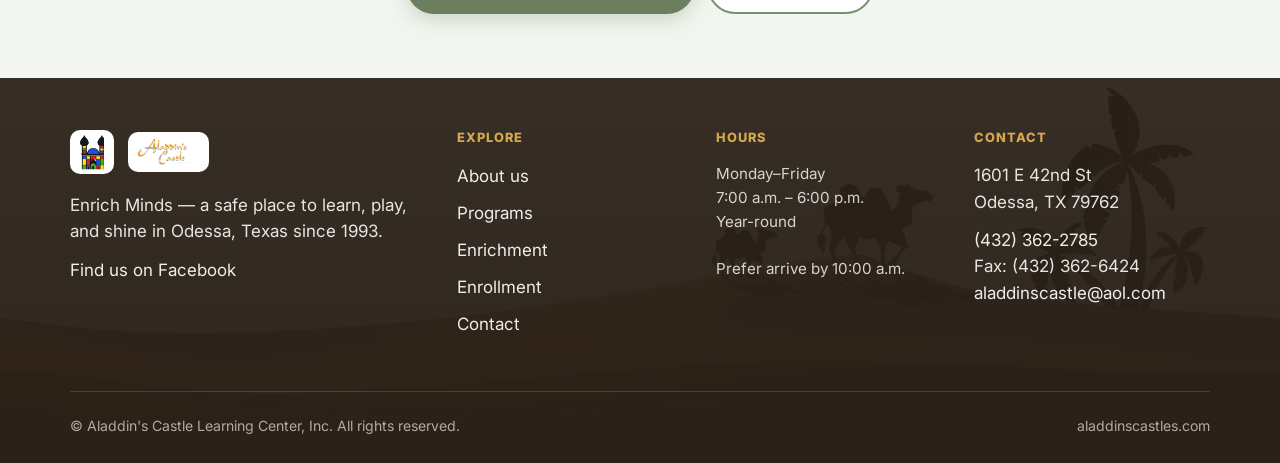
<file: programs.html>
<!DOCTYPE html>
<html lang="en">
<head>
  <meta charset="utf-8">
  <meta name="viewport" content="width=device-width, initial-scale=1">
  <title>Programs | Aladdin's Castle Learning Center</title>
  <meta name="description" content="Infant, toddler, preschool, and Pre-K programs at Aladdin's Castle Learning Center in Odessa, TX — ages 4 weeks through school readiness.">
  <meta property="og:type" content="website">
  <meta property="og:site_name" content="Aladdin's Castle Learning Center">
  <meta property="og:title" content="Programs | Aladdin's Castle Learning Center">
  <meta property="og:description" content="Infant, toddler, preschool, and Pre-K programs at Aladdin's Castle Learning Center in Odessa, TX — ages 4 weeks through school readiness.">
  <meta property="og:url" content="https://aladdinscastles.com/programs.html">
  <meta property="og:image" content="https://aladdinscastles.com/assets/castle-logo.png">
  <meta name="twitter:card" content="summary_large_image">
  <meta name="twitter:title" content="Programs | Aladdin's Castle Learning Center">
  <meta name="twitter:description" content="Infant, toddler, preschool, and Pre-K programs at Aladdin's Castle Learning Center in Odessa, TX — ages 4 weeks through school readiness.">
  <meta name="twitter:image" content="https://aladdinscastles.com/assets/castle-logo.png">
  <link rel="preconnect" href="https://fonts.googleapis.com">
  <link rel="preconnect" href="https://fonts.gstatic.com" crossorigin>
  <link href="https://fonts.googleapis.com/css2?family=Fraunces:opsz,wght@9..144,550;9..144,650;9..144,700&family=Source+Serif+4:opsz,wght@8..60,500;8..60,600;8..60,700&family=Inter:wght@400;500;600;700;800&family=Source+Sans+3:wght@400;500;600;700;800&display=swap" rel="stylesheet">
  <link rel="stylesheet" href="styles.css">
  <link rel="icon" href="assets/favicon-castle.png" type="image/png">
  <link rel="apple-touch-icon" href="assets/favicon-castle.png">
</head>
<body>
<a class="skip-link" href="#main">Skip to content</a>
<div class="page">
  <header class="site-header">
    <div class="container header-inner">
            <a class="logo" href="index.html">
        <img class="logo-img" src="assets/castle-logo.png" width="373" height="539" alt="">
        <img class="logo-wordmark" src="assets/logo-wordmark.png" width="492" height="234" alt="Aladdin's Castle Learning Center">
      </a>
      <button type="button" class="nav-toggle" aria-expanded="false" aria-controls="site-nav">
        <span class="nav-toggle-bars" aria-hidden="true"><span></span><span></span><span></span></span>
        <span class="nav-toggle-label">Menu</span>
      </button>
      <nav class="site-nav" id="site-nav" aria-label="Primary">
        <ul>
          <li><a href="index.html">Home</a></li>
          <li><a href="about.html">About</a></li>
          <li><a href="programs.html" aria-current="page">Programs</a></li>
          <li><a href="enrichment.html">Enrichment</a></li>
          <li><a href="contact.html">Contact</a></li>
          <li><a href="enrollment.html" class="nav-cta">Enroll</a></li>
        </ul>
      </nav>
      <div class="header-actions">
        <a class="header-phone" href="tel:+14323622785">(432) 362-2785</a>
      </div>
    </div>
  </header>

  <main id="main">
    <div class="page-hero">
      <div class="container">
        <span class="eyebrow">Age-by-age care</span>
        <h1>Programs</h1>
        <p class="lead">Baby care, toddler care, preschool, and Pre-Kindergarten — each classroom is designed for your child's stage of growth.</p>
        <div class="page-hero-actions">
          <a class="btn btn-coral" href="enrollment.html">Schedule a tour / Enroll</a>
          <a class="btn btn-secondary" href="tel:+14323622785">Call (432) 362-2785</a>
        </div>
      </div>
    </div>

    
    <section class="section photo-strip-section" style="padding-bottom:0;">
      <div class="container">
        <div class="card-grid cols-4" style="margin-bottom:0.5rem;">
          <article class="card program-photo-card">
            <img class="program-photo" src="assets/service-1.jpg" width="600" height="420" alt="Infant care" loading="lazy">
            <div class="program-photo-body">
              <span class="age-range">4 weeks – 18 months</span>
              <h3>Infants</h3>
              <p>Gentle, responsive baby care in Tiny Hiney through Infant 3.</p>
              <a class="card-link" href="#infants">Jump to infants →</a>
            </div>
          </article>
          <article class="card program-photo-card">
            <img class="program-photo" src="assets/service-3.jpg" width="600" height="420" alt="Toddler care" loading="lazy">
            <div class="program-photo-body">
              <span class="age-range">18 months – 2+</span>
              <h3>Toddlers</h3>
              <p>Play, language, and potty-training support in Toddler 1–4.</p>
              <a class="card-link" href="#toddlers">Jump to toddlers →</a>
            </div>
          </article>
          <article class="card program-photo-card">
            <img class="program-photo" src="assets/service-5.jpg" width="600" height="420" alt="Preschool" loading="lazy">
            <div class="program-photo-body">
              <span class="age-range">Ages 3 – Pre-K</span>
              <h3>Preschool &amp; Pre-K</h3>
              <p>School-ready literacy, math, science, and confidence.</p>
              <a class="card-link" href="#preschool">Jump to preschool →</a>
            </div>
          </article>
          <article class="card program-photo-card">
            <img class="program-photo" src="assets/three_pics3.jpg" width="600" height="420" alt="Castle programs" loading="lazy">
            <div class="program-photo-body">
              <span class="age-range">Extras</span>
              <h3>Enrichment</h3>
              <p>After school, ballet, martial arts, TOT basketball, and summer.</p>
              <a class="card-link" href="enrichment.html">See enrichment →</a>
            </div>
          </article>
        </div>
      </div>
    </section>

<section class="section">
      <div class="container">
        <nav class="program-jump" aria-label="Jump to age group">
          <a href="#infants">Infants</a>
          <a href="#toddlers">Toddlers</a>
          <a href="#preschool">Preschool &amp; Pre-K</a>
          <a href="enrichment.html">After school &amp; enrichment</a>
        </nav>

        <div class="program-group" id="infants">
          <h2>Infants / Baby Care</h2>
          <p class="group-intro">Gentle, responsive care for our youngest Castle kids. We focus on trust, comfort, and early developmental milestones in a calm, loving setting.</p>
          <div class="program-list">
            <article class="program-item">
              <span class="ages">4 weeks – 6 months</span>
              <div>
                <h3>Tiny Hiney</h3>
                <p>Our youngest infants receive individualized attention — feeding, naps, tummy time, and plenty of holding and bonding with familiar caregivers.</p>
              </div>
            </article>
            <article class="program-item">
              <span class="ages">6 – 12 months</span>
              <div>
                <h3>Infant 2</h3>
                <p>As babies become more mobile and curious, we support sitting, crawling, early language, and secure exploration in a safe infant classroom.</p>
              </div>
            </article>
            <article class="program-item">
              <span class="ages">12 – 18 months</span>
              <div>
                <h3>Infant 3</h3>
                <p>Walking, first words, and growing independence — with teachers who celebrate every new skill while keeping routines predictable and warm.</p>
              </div>
            </article>
          </div>
        </div>

        <div class="program-group" id="toddlers">
          <h2>Toddlers</h2>
          <p class="group-intro">Toddlers learn through play, movement, and relationships. Our rooms encourage language, social skills, and growing independence — including potty-training support.</p>
          <div class="program-list">
            <article class="program-item">
              <span class="ages">18 months – 2 years</span>
              <div>
                <h3>Toddler 1</h3>
                <p>Active discovery for early toddlers — songs, stories, sensory play, and guidance as children learn to share space and express big feelings.</p>
              </div>
            </article>
            <article class="program-item">
              <span class="ages">Age 2</span>
              <div>
                <h3>Toddler 2 &amp; Toddler 3</h3>
                <p>Potty-training classrooms with patient, consistent support. Children build self-help skills, vocabulary, and confidence alongside peers.</p>
              </div>
            </article>
            <article class="program-item">
              <span class="ages">Older toddlers</span>
              <div>
                <h3>Toddler 4</h3>
                <p>A bridge toward preschool — longer attention for circle time, creative projects, and cooperative play that prepares children for the next step.</p>
              </div>
            </article>
          </div>
        </div>

        <div class="program-group" id="preschool">
          <h2>Preschool &amp; Pre-Kindergarten</h2>
          <p class="group-intro">Structured learning with room for wonder. Our preschool and Pre-K programs build school readiness through literacy, math, science, and social skills.</p>
          <div class="program-list">
            <article class="program-item">
              <span class="ages">Age 3</span>
              <div>
                <h3>Preschool 1 &amp; Preschool 2</h3>
                <p>Three-year-olds explore letters, numbers, art, and friendship. Teachers guide curiosity while strengthening listening and classroom routines.</p>
              </div>
            </article>
            <article class="program-item">
              <span class="ages">Age 4</span>
              <div>
                <h3>Preschool 3</h3>
                <p>Four-year-olds dig deeper into early academics and independence — preparing hearts and minds for a strong Pre-K year.</p>
              </div>
            </article>
            <article class="program-item">
              <span class="ages">Pre-K</span>
              <div>
                <h3>Pre-K 4A &amp; Pre-K 4B</h3>
                <p>School-readiness focus: <strong>sight words</strong>, <strong>pre-reading</strong>, <strong>math</strong>, and <strong>science</strong> — so children enter kindergarten confident and eager to learn.</p>
              </div>
            </article>
          </div>
        </div>
      </div>
    </section>

    <section class="section section-alt">
      <div class="container center-block">
        <h2>Looking for school-age or extras?</h2>
        <p>After-school pickup, ballet, martial arts, TOT (Teams of Tomorrow) basketball, and our popular summer program for schoolers are covered on our Enrichment page.</p>
        <div class="cta-actions" style="margin-top:1.25rem;">
          <a class="btn btn-primary" href="enrichment.html">View enrichment &amp; after school</a>
          <a class="btn btn-secondary" href="enrollment.html">Enrollment info</a>
        </div>
      </div>
    </section>
  </main>

  <footer class="site-footer">
    <div class="container">
      <div class="footer-grid">
        <div>
                    <div class="footer-brand">
            <img class="footer-logo" src="assets/castle-logo.png" width="373" height="539" alt="">
            <img class="footer-wordmark" src="assets/logo-wordmark.png" width="492" height="234" alt="Aladdin's Castle Learning Center">
          </div>
          <p>Enrich Minds — a safe place to learn, play, and shine in Odessa, Texas since 1993.</p>
          <p><a href="https://facebook.com/146223748731965" target="_blank" rel="noopener noreferrer">Find us on Facebook</a></p>
        </div>
        <div>
          <h3>Explore</h3>
          <ul class="footer-nav">
            <li><a href="about.html">About us</a></li>
            <li><a href="programs.html">Programs</a></li>
            <li><a href="enrichment.html">Enrichment</a></li>
            <li><a href="enrollment.html">Enrollment</a></li>
            <li><a href="contact.html">Contact</a></li>
          </ul>
        </div>
        <div>
          <h3>Hours</h3>
          <p class="footer-hours">Monday–Friday<br>7:00 a.m. – 6:00 p.m.<br>Year-round<br><br>Prefer arrive by 10:00 a.m.</p>
        </div>
        <div>
          <h3>Contact</h3>
          <p>1601 E 42nd St<br>Odessa, TX 79762</p>
          <p><a href="tel:+14323622785">(432) 362-2785</a><br>
          Fax: (432) 362-6424<br>
          <a href="mailto:aladdinscastle@aol.com">aladdinscastle@aol.com</a></p>
        </div>
      </div>
      <div class="footer-bottom">
        <span>© Aladdin's Castle Learning Center, Inc. All rights reserved.</span>
        <span>aladdinscastles.com</span>
      </div>
    </div>
  </footer>
</div>
<script src="main.js"></script>
</body>
</html>
</file>
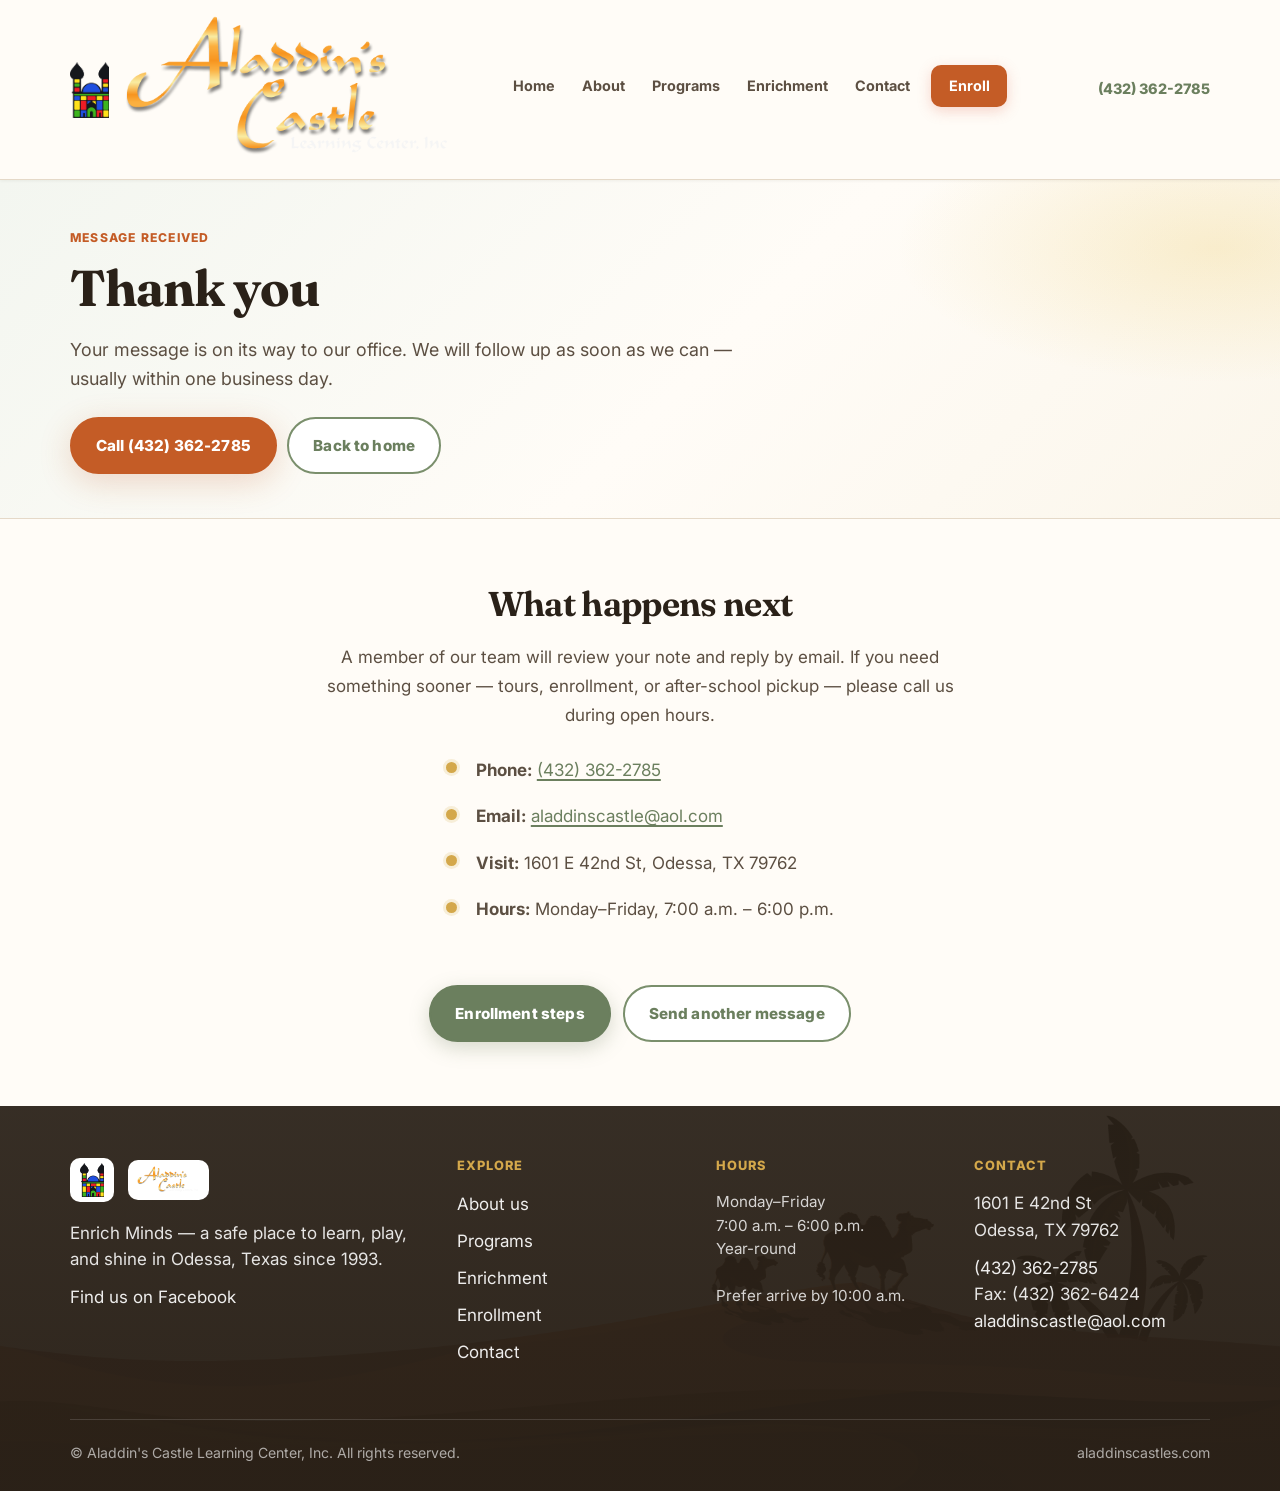
<file: thanks.html>
<!DOCTYPE html>
<html lang="en">
<head>
  <meta charset="utf-8">
  <meta name="viewport" content="width=device-width, initial-scale=1">
  <title>Thank You | Aladdin's Castle Learning Center</title>
  <meta name="description" content="Thanks for contacting Aladdin's Castle Learning Center in Odessa, TX. We will reply soon. Call (432) 362-2785.">
  <meta name="robots" content="noindex">
  <meta property="og:type" content="website">
  <meta property="og:site_name" content="Aladdin's Castle Learning Center">
  <meta property="og:title" content="Thank You | Aladdin's Castle Learning Center">
  <meta property="og:description" content="Thanks for contacting Aladdin's Castle Learning Center in Odessa, TX. We will reply soon. Call (432) 362-2785.">
  <meta property="og:url" content="https://aladdinscastles.com/thanks.html">
  <meta property="og:image" content="https://aladdinscastles.com/assets/castle-logo.png">
  <meta name="twitter:card" content="summary_large_image">
  <meta name="twitter:title" content="Thank You | Aladdin's Castle Learning Center">
  <meta name="twitter:description" content="Thanks for contacting Aladdin's Castle Learning Center in Odessa, TX. We will reply soon. Call (432) 362-2785.">
  <meta name="twitter:image" content="https://aladdinscastles.com/assets/castle-logo.png">
  <link rel="preconnect" href="https://fonts.googleapis.com">
  <link rel="preconnect" href="https://fonts.gstatic.com" crossorigin>
  <link href="https://fonts.googleapis.com/css2?family=Fraunces:opsz,wght@9..144,550;9..144,650;9..144,700&family=Source+Serif+4:opsz,wght@8..60,500;8..60,600;8..60,700&family=Inter:wght@400;500;600;700;800&family=Source+Sans+3:wght@400;500;600;700;800&display=swap" rel="stylesheet">
  <link rel="stylesheet" href="styles.css">
  <link rel="icon" href="assets/favicon-castle.png" type="image/png">
  <link rel="apple-touch-icon" href="assets/favicon-castle.png">
</head>
<body>
<a class="skip-link" href="#main">Skip to content</a>
<div class="page">
  <header class="site-header">
    <div class="container header-inner">
      <a class="logo" href="index.html">
        <img class="logo-img" src="assets/castle-logo.png" width="373" height="539" alt="">
        <img class="logo-wordmark" src="assets/logo-wordmark.png" width="492" height="234" alt="Aladdin's Castle Learning Center">
      </a>
      <button type="button" class="nav-toggle" aria-expanded="false" aria-controls="site-nav">
        <span class="nav-toggle-bars" aria-hidden="true"><span></span><span></span><span></span></span>
        <span class="nav-toggle-label">Menu</span>
      </button>
      <nav class="site-nav" id="site-nav" aria-label="Primary">
        <ul>
          <li><a href="index.html">Home</a></li>
          <li><a href="about.html">About</a></li>
          <li><a href="programs.html">Programs</a></li>
          <li><a href="enrichment.html">Enrichment</a></li>
          <li><a href="contact.html">Contact</a></li>
          <li><a href="enrollment.html" class="nav-cta">Enroll</a></li>
        </ul>
      </nav>
      <div class="header-actions">
        <a class="header-phone" href="tel:+14323622785">(432) 362-2785</a>
      </div>
    </div>
  </header>

  <main id="main">
    <div class="page-hero">
      <div class="container">
        <span class="eyebrow">Message received</span>
        <h1>Thank you</h1>
        <p class="lead">Your message is on its way to our office. We will follow up as soon as we can — usually within one business day.</p>
        <div class="page-hero-actions">
          <a class="btn btn-coral" href="tel:+14323622785">Call (432) 362-2785</a>
          <a class="btn btn-secondary" href="index.html">Back to home</a>
        </div>
      </div>
    </div>

    <section class="section">
      <div class="container center-block" style="max-width:40rem;">
        <h2>What happens next</h2>
        <p>A member of our team will review your note and reply by email. If you need something sooner — tours, enrollment, or after-school pickup — please call us during open hours.</p>
        <ul class="feature-list" style="text-align:left;display:inline-block;">
          <li><strong>Phone:</strong> <a href="tel:+14323622785">(432) 362-2785</a></li>
          <li><strong>Email:</strong> <a href="mailto:aladdinscastle@aol.com">aladdinscastle@aol.com</a></li>
          <li><strong>Visit:</strong> 1601 E 42nd St, Odessa, TX 79762</li>
          <li><strong>Hours:</strong> Monday–Friday, 7:00 a.m. – 6:00 p.m.</li>
        </ul>
        <div class="cta-actions" style="margin-top:1.75rem;">
          <a class="btn btn-primary" href="enrollment.html">Enrollment steps</a>
          <a class="btn btn-secondary" href="contact.html">Send another message</a>
        </div>
      </div>
    </section>
  </main>

  <footer class="site-footer">
    <div class="container">
      <div class="footer-grid">
        <div>
          <div class="footer-brand">
            <img class="footer-logo" src="assets/castle-logo.png" width="373" height="539" alt="">
            <img class="footer-wordmark" src="assets/logo-wordmark.png" width="492" height="234" alt="Aladdin's Castle Learning Center">
          </div>
          <p>Enrich Minds — a safe place to learn, play, and shine in Odessa, Texas since 1993.</p>
          <p><a href="https://facebook.com/146223748731965" target="_blank" rel="noopener noreferrer">Find us on Facebook</a></p>
        </div>
        <div>
          <h3>Explore</h3>
          <ul class="footer-nav">
            <li><a href="about.html">About us</a></li>
            <li><a href="programs.html">Programs</a></li>
            <li><a href="enrichment.html">Enrichment</a></li>
            <li><a href="enrollment.html">Enrollment</a></li>
            <li><a href="contact.html">Contact</a></li>
          </ul>
        </div>
        <div>
          <h3>Hours</h3>
          <p class="footer-hours">Monday–Friday<br>7:00 a.m. – 6:00 p.m.<br>Year-round<br><br>Prefer arrive by 10:00 a.m.</p>
        </div>
        <div>
          <h3>Contact</h3>
          <p>1601 E 42nd St<br>Odessa, TX 79762</p>
          <p><a href="tel:+14323622785">(432) 362-2785</a><br>
          Fax: (432) 362-6424<br>
          <a href="mailto:aladdinscastle@aol.com">aladdinscastle@aol.com</a></p>
        </div>
      </div>
      <div class="footer-bottom">
        <span>© Aladdin's Castle Learning Center, Inc. All rights reserved.</span>
        <span>aladdinscastles.com</span>
      </div>
    </div>
  </footer>
</div>
<script src="main.js"></script>
</body>
</html>
</file>
<file: assets/sc/scrollcraft.css>
/* ============================================================================
   scrollcraft.css: the taste floor
   ----------------------------------------------------------------------------
   Two layers, and the split matters:

     TOKENS   what you override per brand. Colour roles, the type ramp, the
              spacing scale, elevation, motion. A brand is ~12 values.
     DEVICES  what the engine drives. Do not restyle these to taste; they are
              the mechanism. Style your own markup instead.

   Nothing here draws a "component". There are no card, badge, or pill classes,
   because a stylesheet that ships those is how every page built on it ends up
   with the same shapes. You get a floor and a vocabulary; the composition is
   yours.
   ========================================================================== */

/* ---------------------------------------------------------------- tokens -- */
:root {
  /* --- colour roles. Override these six and the page is rebranded. -------- */
  --sc-canvas:      #08090b;   /* the page ground. Drift interpolates this.   */
  --sc-surface:     #101217;   /* anything raised off the ground             */
  --sc-ink:         #f4f2ef;   /* primary text                               */
  --sc-ink-soft:    #9a9ba1;   /* secondary text. Tinted, never flat gray.   */
  --sc-accent:      #d8ff3e;   /* ONE accent. It owns a region, not confetti. */
  --sc-accent-ink:  #08090b;   /* text that sits on the accent               */

  --sc-hairline:    color-mix(in oklab, var(--sc-ink) 12%, transparent);
  --sc-hairline-strong: color-mix(in oklab, var(--sc-ink) 22%, transparent);

  /* --- type. Two families max. Display carries voice, text carries prose. - */
  --sc-font-display: "Instrument Sans", "Geist", system-ui, sans-serif;
  --sc-font-text:    "Geist", system-ui, sans-serif;
  --sc-font-mono:    "Geist Mono", ui-monospace, monospace;

  /* Fluid ramp. Tracking tightens as size grows because a face set at 6rem
     with 0 tracking reads loose; this is optical correction, not decoration. */
  --sc-t-xs:   clamp(0.75rem, 0.72rem + 0.15vw, 0.82rem);
  --sc-t-sm:   clamp(0.875rem, 0.84rem + 0.18vw, 0.95rem);
  --sc-t-base: clamp(1rem, 0.96rem + 0.22vw, 1.125rem);
  --sc-t-lg:   clamp(1.2rem, 1.1rem + 0.5vw, 1.5rem);
  --sc-t-xl:   clamp(1.6rem, 1.35rem + 1.2vw, 2.25rem);
  --sc-t-2xl:  clamp(2.1rem, 1.6rem + 2.4vw, 3.4rem);
  --sc-t-3xl:  clamp(2.8rem, 1.9rem + 4.2vw, 5rem);
  --sc-t-4xl:  clamp(3.4rem, 1.9rem + 6.6vw, 7.5rem);

  --sc-track-tight:  -0.035em;
  --sc-track-snug:   -0.02em;
  --sc-track-normal: -0.005em;
  --sc-track-wide:    0.08em;

  --sc-leading-none: 0.94;
  --sc-leading-tight: 1.06;
  --sc-leading-body: 1.62;

  --sc-measure: 62ch;

  /* --- space. 4px base: the useful middle steps an 8-only scale misses. --- */
  --sc-1: 0.25rem;  --sc-2: 0.5rem;   --sc-3: 0.75rem;  --sc-4: 1rem;
  --sc-5: 1.5rem;   --sc-6: 2rem;     --sc-7: 3rem;     --sc-8: 4rem;
  --sc-9: 6rem;     --sc-10: 8rem;    --sc-11: 12rem;

  /* Section rhythm is fluid so a phone doesn't inherit desktop air. */
  --sc-section: clamp(4.5rem, 9vw, 11rem);
  --sc-gutter:  clamp(1.25rem, 5vw, 5.5rem);
  --sc-maxw:    82rem;

  /* --- radius. Pick one scale for the page and hold it. ------------------- */
  --sc-r-sm: 6px;  --sc-r-md: 12px;  --sc-r-lg: 20px;  --sc-r-pill: 999px;

  /* --- elevation. Every shadow has an offset AND a soft blur, and is tinted
         to the canvas hue. A zero-offset coloured halo is decoration, not
         depth, so there isn't one here. ---------------------------------- */
  --sc-shadow-color: 220 40% 2%;
  --sc-e1: 0 1px 2px hsl(var(--sc-shadow-color) / 0.28),
           0 2px 6px -1px hsl(var(--sc-shadow-color) / 0.20);
  --sc-e2: 0 2px 4px hsl(var(--sc-shadow-color) / 0.24),
           0 8px 18px -4px hsl(var(--sc-shadow-color) / 0.30);
  --sc-e3: 0 4px 8px hsl(var(--sc-shadow-color) / 0.22),
           0 18px 40px -8px hsl(var(--sc-shadow-color) / 0.38),
           0 48px 90px -24px hsl(var(--sc-shadow-color) / 0.30);

  /* Edge light: a 1px top highlight sells a raised surface better than any
     amount of blur, because real raised things catch light on their lip. */
  --sc-edge: inset 0 1px 0 color-mix(in oklab, var(--sc-ink) 10%, transparent);

  /* --- motion. Built-in CSS easings are too weak for UI. ------------------ */
  --sc-ease-out:    cubic-bezier(0.23, 1, 0.32, 1);
  --sc-ease-in-out: cubic-bezier(0.77, 0, 0.175, 1);
  --sc-ease-drawer: cubic-bezier(0.32, 0.72, 0, 1);
  --sc-d-fast: 160ms;  --sc-d-base: 240ms;  --sc-d-slow: 420ms;

  --sc-z-stage: 1; --sc-z-copy: 20; --sc-z-chrome: 60;
}

/* --------------------------------------------------------------- reset -- */
*, *::before, *::after { box-sizing: border-box; }
html { -webkit-text-size-adjust: 100%; scroll-behavior: smooth; }
@media (prefers-reduced-motion: reduce) { html { scroll-behavior: auto; } }

body {
  margin: 0;
  background: var(--sc-canvas);
  color: var(--sc-ink);
  font-family: var(--sc-font-text);
  font-size: var(--sc-t-base);
  line-height: var(--sc-leading-body);
  letter-spacing: var(--sc-track-normal);
  -webkit-font-smoothing: antialiased;
  text-rendering: optimizeLegibility;
  font-synthesis-weight: none;
  overflow-x: clip;
}
img, video, canvas, svg { display: block; max-width: 100%; }
button, input, select, textarea { font: inherit; color: inherit; }

/* ------------------------------------------------- the browser surfaces --
   The parts you did not draw still carry the design. Selection, caret, focus
   ring, scrollbar and tabular numerals all ship with defaults that belong to no
   design system. Theming them is the cheapest signal that a page was built
   rather than assembled, and it is the step that gets skipped most reliably. */
::selection { background: var(--sc-accent); color: var(--sc-accent-ink); }
:root { caret-color: var(--sc-accent); accent-color: var(--sc-accent); }
:focus-visible {
  outline: 2px solid var(--sc-accent);
  outline-offset: 3px;
  border-radius: var(--sc-r-sm);
}
:where(a) { color: inherit; text-decoration-thickness: 1px; text-underline-offset: 0.22em; }
@supports (scrollbar-color: auto) {
  html { scrollbar-color: color-mix(in oklab, var(--sc-ink) 26%, transparent) transparent; scrollbar-width: thin; }
}
:where(table, .sc-nums, [data-sc-count]) { font-variant-numeric: tabular-nums; }

/* ----------------------------------------------------------- typography -- */
.sc-display {
  font-family: var(--sc-font-display);
  font-weight: 500;
  line-height: var(--sc-leading-none);
  letter-spacing: var(--sc-track-tight);
  text-wrap: balance;
  margin: 0;
}
.sc-display--xl { font-size: var(--sc-t-4xl); }
.sc-display--lg { font-size: var(--sc-t-3xl); }
.sc-display--md { font-size: var(--sc-t-2xl); letter-spacing: var(--sc-track-snug); }
.sc-lede {
  font-size: var(--sc-t-lg);
  line-height: 1.44;
  letter-spacing: var(--sc-track-snug);
  color: var(--sc-ink);
  max-width: 46ch;
  text-wrap: pretty;
  margin: 0;
}
.sc-body { max-width: var(--sc-measure); color: var(--sc-ink-soft); text-wrap: pretty; margin: 0; }
.sc-label {
  font-family: var(--sc-font-mono);
  font-size: var(--sc-t-xs);
  letter-spacing: var(--sc-track-wide);
  text-transform: uppercase;
  color: var(--sc-ink-soft);
}

/* ---------------------------------------------------------------- layout -- */
.sc-wrap { width: 100%; max-width: var(--sc-maxw); margin-inline: auto; padding-inline: var(--sc-gutter); }
.sc-section { padding-block: var(--sc-section); }
/* More space above a heading than below it: the gap belongs to the boundary,
   not to the pair. */
.sc-stack > * + * { margin-top: var(--sc-4); }
.sc-stack > :is(h1,h2,h3) { margin-top: var(--sc-7); }
.sc-stack > :is(h1,h2,h3):first-child { margin-top: 0; }
.sc-rule { height: 1px; border: 0; background: var(--sc-hairline); margin: 0; }

/* =============================================================== DEVICES ==
   Driven by the engine. Restyle your own markup, not these.                */

.sc-act--pinned { position: relative; }
.sc-stage {
  position: sticky; top: 0;
  height: 100vh; height: 100svh;
  overflow: clip;
  z-index: var(--sc-z-stage);
}

/* scrub / sequence media */
.sc-stage :is(video[data-sc-scrub], canvas[data-sc-sequence], .sc-stage__poster) {
  position: absolute; inset: 0;
  width: 100%; height: 100%;
  object-fit: cover;
}
video[data-sc-scrub] { opacity: 0; transition: opacity 380ms var(--sc-ease-out); }
.sc-has-clip video[data-sc-scrub] { opacity: 1; }
/* The poster is a live frame-holder, not a placeholder: it stays up until a
   real video frame has painted, which is what stops the blank-stage flash. */
.sc-stage__poster { z-index: 0; transition: opacity 380ms var(--sc-ease-out); }
.sc-has-clip .sc-stage__poster { opacity: 0; }

/* A scrim only where text sits. A full-frame darkening layer flattens the
   image everywhere to fix contrast in one corner. */
.sc-scrim {
  position: absolute; inset: 0; pointer-events: none; z-index: 1;
  background: linear-gradient(
    var(--sc-scrim-angle, 180deg),
    color-mix(in oklab, var(--sc-canvas) var(--sc-scrim-a, 78%), transparent) 0%,
    color-mix(in oklab, var(--sc-canvas) 30%, transparent) 42%,
    transparent 68%);
}
/* Point the scrim at the copy. A scrim gradient that darkens the top while the
   copy sits at the bottom fixes contrast nowhere and flattens the image
   everywhere, which is the most common way text-over-video goes wrong. */
.sc-scrim--bottom { --sc-scrim-angle: 0deg; }
.sc-scrim--left   { --sc-scrim-angle: 90deg; }
.sc-scrim--right  { --sc-scrim-angle: 270deg; }

/* Corner scrims, for copy anchored to a corner. An edge gradient has to darken
   a whole band across the frame to cover one corner; a corner gradient puts the
   density where the text is and leaves the rest of the image alone. Pair with
   .sc-copy--lead / .sc-copy--trail. */
.sc-scrim--lead {
  background: linear-gradient(to top right,
    color-mix(in oklab, var(--sc-canvas) 94%, transparent) 0%,
    color-mix(in oklab, var(--sc-canvas) 72%, transparent) 30%,
    color-mix(in oklab, var(--sc-canvas) 30%, transparent) 52%,
    transparent 72%);
}
.sc-scrim--trail {
  background: linear-gradient(to top left,
    color-mix(in oklab, var(--sc-canvas) 94%, transparent) 0%,
    color-mix(in oklab, var(--sc-canvas) 72%, transparent) 30%,
    color-mix(in oklab, var(--sc-canvas) 30%, transparent) 52%,
    transparent 72%);
}
/* A band across the bottom, for copy that spans the full width of the frame.
   That is what both corner anchors become below 860px, and it is also the right
   shape whenever the copy block is wider than a corner. */
.sc-scrim--band {
  background: linear-gradient(to top,
    color-mix(in oklab, var(--sc-canvas) 94%, transparent) 0%,
    color-mix(in oklab, var(--sc-canvas) 74%, transparent) 22%,
    color-mix(in oklab, var(--sc-canvas) 30%, transparent) 42%,
    transparent 58%);
}
.sc-scrim--vignette {
  background: radial-gradient(120% 90% at 50% 45%, transparent 40%,
              color-mix(in oklab, var(--sc-canvas) 70%, transparent) 100%);
}

/* copy over a stage.
   max-width is in rem, never ch. A `ch` on this container resolves against the
   CONTAINER's font-size (body size), not the display size of the heading inside
   it, so `max-width: 20ch` here silently produces a ~180px column and wraps a
   hero headline to six lines. Set a ch measure on the text element itself. */
.sc-copy {
  position: absolute; z-index: var(--sc-z-copy);
  inset-inline: var(--sc-gutter);
  max-width: min(46rem, 76vw);
  will-change: opacity, transform;
}
.sc-copy--lead   { left: var(--sc-gutter); bottom: clamp(3rem, 12vh, 9rem); }
/* inset-inline FIRST. It is the shorthand for left+right, so declaring it after
   `left: 50%` resets left to auto and the block drifts off the left edge. */
.sc-copy--center { inset-inline: auto; left: 50%; top: 50%; translate: -50% -50%; text-align: center; }
.sc-copy--trail  { inset-inline: auto; right: var(--sc-gutter); bottom: clamp(3rem, 12vh, 9rem); text-align: right; }

/* cue defaults: the engine writes opacity/transform inline, these are the
   pre-paint state so nothing flashes before the first read() */
[data-sc-cue] { opacity: 0; will-change: opacity, transform; }
.sc-ready [data-sc-cue] { transition: none; }

/* kinetic split */
.sc-split { display: inline-block; overflow: hidden; vertical-align: top; }
/* Descenders live below the baseline; a line mask clipped to the line box eats
   the tails off g, y, p, j. The padding buys them room back. */
.sc-split--line { display: block; padding-bottom: 0.14em; margin-bottom: -0.14em; }
.sc-split__i { display: inline-block; will-change: transform, opacity; }
.sc-is-split { opacity: 1 !important; }

/* horizontal rail */
[data-sc-pan] { display: flex; will-change: transform; }

/* reveal + parallax */
[data-sc-reveal] { will-change: clip-path; }
[data-sc-parallax] { will-change: transform; }

/* flow reveal (fires once) */
[data-sc-in], [data-sc-stagger] > * {
  opacity: 0;
  transform: translate3d(0, 14px, 0);
  transition: opacity 620ms var(--sc-ease-out), transform 620ms var(--sc-ease-out);
}
[data-sc-in].sc-in, [data-sc-stagger] > .sc-in { opacity: 1; transform: none; }

/* pointer devices */
[data-sc-tilt] { transform-style: preserve-3d; will-change: transform; }
[data-sc-magnet] { will-change: transform; }
/* isolation always; position only if nothing more specific already set it.
   Written with :where() (zero specificity) on purpose: a plain `position:
   relative` here has the same weight as `.sc-stage` and, being later in the
   file, silently wins. A stage carrying both attributes then stops being
   sticky and the whole act scrolls away instead of pinning. */
[data-sc-spotlight] { isolation: isolate; }
:where([data-sc-spotlight]) { position: relative; }
[data-sc-spotlight]::after {
  content: ""; position: absolute; inset: 0; pointer-events: none; z-index: 2;
  background: radial-gradient(
    28rem 28rem at calc(var(--sc-mx, 0.5) * 100%) calc(var(--sc-my, 0.5) * 100%),
    color-mix(in oklab, var(--sc-accent) 16%, transparent), transparent 70%);
  opacity: 0; transition: opacity var(--sc-d-slow) var(--sc-ease-out);
}
[data-sc-spotlight]:hover::after { opacity: 1; }

/* =========================================================== WORLDFLIGHT ==
   One fixed stage for the whole page. The only thing in document flow is the
   spacer, and it is empty. If you find yourself adding a section here, you want
   act mode instead: the moment a real block scrolls past the fixed stage, the
   page has a seam again and the whole point is gone.                        */

[data-sc-mode="worldflight"] { position: relative; }

.sc-world {
  position: fixed; inset: 0;
  overflow: clip;
  z-index: var(--sc-z-stage);
  background: var(--sc-canvas);
}

/* Every leg is mounted for the life of the page and stacked in the same box.
   The engine owns opacity, visibility and z-index here; do not set them. */
.sc-world__seg {
  position: absolute; inset: 0;
  opacity: 0;
  will-change: opacity;
}
.sc-world__seg > :is(video, img, canvas) {
  position: absolute; inset: 0;
  width: 100%; height: 100%;
  object-fit: cover;
}
/* The poster is the frame-holder AND the first camera move: the engine pushes
   it in slowly until a real decoded frame is available to replace it. */
.sc-world__poster {
  z-index: 0;
  transform-origin: 50% 50%;
  transition: opacity 420ms var(--sc-ease-out);
}
.sc-world__seg > video { z-index: 1; }
.sc-world__seg.sc-has-clip .sc-world__poster { opacity: 0; }
/* The act stylesheet lights a clip through its ancestor act. A worldflight leg
   has no act, so match the class the engine also writes on the clip itself. */
video[data-sc-scrub].sc-has-clip { opacity: 1; }

/* The copy layer is fixed too, and inert by default: the engine hands
   pointer-events back to a block only while it is actually legible. */
.sc-world__copy {
  position: fixed; inset: 0;
  z-index: var(--sc-z-copy);
  pointer-events: none;
}
.sc-world__scrim { position: absolute; inset: 0; pointer-events: none; z-index: 0; }
[data-sc-copy] {
  opacity: 0;
  pointer-events: none;
  will-change: opacity, transform;
}
.sc-ready [data-sc-copy] { transition: none; }

/* The track. Empty on purpose. */
.sc-world__spacer { pointer-events: none; }

/* scroll progress */
[data-sc-progress] {
  position: fixed; inset: 0 0 auto 0; height: 2px; z-index: var(--sc-z-chrome);
  background: var(--sc-accent); transform-origin: 0 50%; transform: scaleX(0);
  will-change: transform;
}

/* ----------------------------------------------------------- atmosphere --
   Depth is not only shadow. Grain keeps a flat dark ground from banding, and
   it is the difference between "a dark page" and "a lit room". */
.sc-grain { position: fixed; inset: 0; pointer-events: none; z-index: 3; opacity: 0.045; }
.sc-grain::before {
  content: ""; position: absolute; inset: -50%;
  background-image: url("data:image/svg+xml;utf8,<svg xmlns='http://www.w3.org/2000/svg' width='140' height='140'><filter id='n'><feTurbulence type='fractalNoise' baseFrequency='0.85' numOctaves='3'/></filter><rect width='140' height='140' filter='url(%23n)'/></svg>");
}

/* -------------------------------------------------------- reduced motion -- */
@media (prefers-reduced-motion: reduce) {
  /* Fewer and gentler, not zero. Opacity still carries the reveal so the page
     is comprehensible; every position change is dropped. */
  [data-sc-in], [data-sc-stagger] > * { transform: none; transition-duration: 220ms; }
  [data-sc-parallax], [data-sc-pan], .sc-split__i { transform: none !important; }
  /* A wipe is a position change too. Show reveal content settled. */
  [data-sc-reveal] { clip-path: none !important; }
  /* A rail's transform IS its navigation, not decoration. Zeroing it the way
     parallax and kinetic type are zeroed parks the act on its first screenful
     and makes everything past the fold unreachable: a device degrading into
     missing content. Hand the travel back to the reader as an ordinary scroll
     region instead, so the same items are all still gettable without motion.
     A build that would rather re-lay the rail out as a grid can still do that;
     this is the floor, not the ceiling. */
  [data-sc-act="pan"] .sc-stage,
  [data-sc-act="pan"] [data-sc-stage] {
    overflow-x: auto; overflow-y: hidden;
    overscroll-behavior-x: contain;
    scroll-snap-type: x proximity;
  }
  [data-sc-pan] > * { scroll-snap-align: center; }
  [data-sc-spotlight]::after { display: none; }
  /* A worldflight keeps its whole story here. No clip is ever fetched, so the
     posters are the film, and they cross-dissolve through exactly the same
     seams at exactly the same scroll positions. The push-in and the copy drift
     are the only things that go. */
  .sc-world__poster, [data-sc-copy] { transform: none !important; }
}

/* --------------------------------------------------------------- mobile -- */
@media (max-width: 860px) {
  .sc-copy { inset-inline: var(--sc-gutter); max-width: none; }
  .sc-copy--trail { text-align: left; }
  .sc-stage { height: 100svh; }
  /* .sc-copy--trail re-anchors to the left and spans the full width here, so a
     bottom-RIGHT corner gradient darkens the one corner the copy just left and
     guarantees a contrast failure over any bright clip. Point the density at
     the copy: the same band .sc-scrim--band paints. */
  .sc-scrim--trail {
    background: linear-gradient(to top,
      color-mix(in oklab, var(--sc-canvas) 94%, transparent) 0%,
      color-mix(in oklab, var(--sc-canvas) 74%, transparent) 22%,
      color-mix(in oklab, var(--sc-canvas) 30%, transparent) 42%,
      transparent 58%);
  }
}
</file>
<file: styles.css>
/* Aladdin's Castle Learning Center — warm cream/sand redesign
   Cream/sand · espresso · terracotta · sage · soft gold */

:root {
  /* Warm cream/sand · espresso · terracotta · sage · soft gold */
  --teal-950: #2A2118;
  --teal-900: #3D3228;
  --teal-800: #6B7F5E;
  --teal-700: #7A8F6C;
  --teal-600: #8FA07E;
  --teal-200: #D4DDCC;
  --teal-100: #E8EFE3;
  --teal-50: #F3F6F0;
  --coral-800: #9A4519;
  --coral-700: #C45C26;
  --coral-600: #C45C26;
  --coral-500: #D47845;
  --coral-100: #F8E8DE;
  --coral-50: #FBF1EA;
  --gold-800: #8A6A28;
  --gold-700: #B08935;
  --gold-600: #D4A84B;
  --gold-500: #D4A84B;
  --gold-100: #F7EED8;
  --gold-50: #FBF6EB;
  --ink: #2A2118;
  --ink-muted: #5C4F42;
  --ink-soft: #7A6B5A;
  --cream: #FFFCF7;
  --cream-deep: #F7F1E8;
  --white: #ffffff;
  --border: #E5D9C8;
  --border-soft: #EFE6D8;
  --shadow-sm: 0 1px 3px rgba(42, 33, 24, 0.06);
  --shadow: 0 4px 24px rgba(42, 33, 24, 0.08);
  --shadow-lg: 0 16px 48px rgba(42, 33, 24, 0.12);
  --shadow-glow: 0 8px 32px rgba(196, 92, 38, 0.22);
  --radius: 14px;
  --radius-lg: 22px;
  --radius-xl: 28px;
  --font: "Inter", "Source Sans 3", "Segoe UI", system-ui, -apple-system, BlinkMacSystemFont, "Helvetica Neue", Arial, sans-serif;
  --font-display: "Fraunces", "Source Serif 4", Georgia, "Times New Roman", serif;
  --max: 1140px;
  --header-h: 78px;
  --ease: cubic-bezier(0.22, 1, 0.36, 1);
}

*, *::before, *::after { box-sizing: border-box; }

html { scroll-behavior: smooth; }

body {
  margin: 0;
  font-family: var(--font);
  font-size: 1.0625rem;
  line-height: 1.7;
  color: var(--ink);
  background: var(--cream);
  -webkit-font-smoothing: antialiased;
  -moz-osx-font-smoothing: grayscale;
}

img { max-width: 100%; height: auto; display: block; }

a {
  color: var(--teal-800);
  text-decoration-thickness: 1.5px;
  text-underline-offset: 3px;
  transition: color 0.15s var(--ease);
}
a:hover { color: var(--coral-700); }
a:focus-visible {
  outline: 3px solid var(--gold-500);
  outline-offset: 3px;
  border-radius: 4px;
}

h1, h2, h3, h4 {
  font-family: var(--font-display);
  line-height: 1.2;
  font-weight: 650;
  color: var(--teal-950);
  margin: 0 0 0.55em;
  letter-spacing: -0.02em;
}

h1 { font-size: clamp(2rem, 4.5vw, 3.15rem); font-weight: 700; }
h2 { font-size: clamp(1.55rem, 3.2vw, 2.15rem); }
h3 { font-size: 1.2rem; font-family: var(--font); font-weight: 800; letter-spacing: -0.01em; }
p { margin: 0 0 1em; }
ul, ol { margin: 0 0 1em; padding-left: 1.35em; }
li { margin-bottom: 0.45em; }

.container {
  width: min(100% - 2.25rem, var(--max));
  margin-inline: auto;
}

.sr-only {
  position: absolute;
  width: 1px; height: 1px;
  padding: 0; margin: -1px;
  overflow: hidden; clip: rect(0,0,0,0);
  white-space: nowrap; border: 0;
}

/* —— Header —— */
.site-header {
  position: sticky;
  top: 0;
  z-index: 100;
  background: rgba(255, 252, 247, 0.92);
  backdrop-filter: blur(14px) saturate(1.2);
  -webkit-backdrop-filter: blur(14px) saturate(1.2);
  border-bottom: 1px solid var(--border);
  box-shadow: var(--shadow-sm);
}

.header-inner {
  display: flex;
  align-items: center;
  justify-content: space-between;
  gap: 1rem;
  min-height: var(--header-h);
  padding: 0.55rem 0;
}

.logo {
  max-width: min(340px, 72vw);
  display: flex;
  align-items: center;
  gap: 0.65rem;
  text-decoration: none;
  color: var(--teal-950);
  flex-shrink: 0;
  max-width: min(340px, 72vw);
}
.logo:hover { opacity: 0.92; }
.logo:focus-visible { outline-offset: 4px; }

.logo-img {
  height: 56px;
  width: auto;
  max-width: min(220px, 55vw);
  object-fit: contain;
  object-position: left center;
}

.logo-fallback {
  display: flex;
  flex-direction: column;
  line-height: 1.15;
}
.logo-fallback strong {
  font-family: var(--font-display);
  font-size: 1.05rem;
  letter-spacing: -0.02em;
}
.logo-fallback span {
  font-size: 0.72rem;
  font-weight: 700;
  color: var(--coral-600);
  letter-spacing: 0.03em;
  text-transform: uppercase;
}

.header-actions {
  display: none;
  align-items: center;
  gap: 0.65rem;
  flex-shrink: 0;
}
@media (min-width: 1100px) {
  .header-actions { display: flex; }
}

.header-phone {
  display: inline-flex;
  align-items: center;
  gap: 0.35rem;
  font-weight: 800;
  font-size: 0.9rem;
  color: var(--teal-800);
  text-decoration: none;
  white-space: nowrap;
}
.header-phone:hover { color: var(--coral-700); }

.nav-toggle {
  display: none;
  align-items: center;
  justify-content: center;
  gap: 0.45rem;
  background: var(--teal-100);
  border: 2px solid var(--teal-700);
  border-radius: 10px;
  padding: 0.5rem 0.85rem;
  cursor: pointer;
  color: var(--teal-900);
  font-size: 0.85rem;
  font-weight: 800;
  font-family: inherit;
}
.nav-toggle:focus-visible {
  outline: 3px solid var(--gold-500);
  outline-offset: 2px;
}
.nav-toggle-bars {
  display: flex;
  flex-direction: column;
  gap: 4px;
  width: 18px;
}
.nav-toggle-bars span {
  display: block;
  height: 2.5px;
  background: var(--teal-900);
  border-radius: 2px;
  transition: transform 0.2s var(--ease), opacity 0.2s;
}
.nav-toggle[aria-expanded="true"] .nav-toggle-bars span:nth-child(1) {
  transform: translateY(6.5px) rotate(45deg);
}
.nav-toggle[aria-expanded="true"] .nav-toggle-bars span:nth-child(2) {
  opacity: 0;
}
.nav-toggle[aria-expanded="true"] .nav-toggle-bars span:nth-child(3) {
  transform: translateY(-6.5px) rotate(-45deg);
}

.site-nav ul {
  display: flex;
  flex-wrap: wrap;
  gap: 0.1rem 0.2rem;
  list-style: none;
  margin: 0;
  padding: 0;
  align-items: center;
}

.site-nav a {
  display: block;
  padding: 0.5rem 0.75rem;
  text-decoration: none;
  color: var(--ink-muted);
  font-weight: 700;
  font-size: 0.9rem;
  border-radius: 10px;
  transition: background 0.15s, color 0.15s;
}
.site-nav a:hover,
.site-nav a[aria-current="page"] {
  background: var(--teal-100);
  color: var(--teal-950);
}
.site-nav a.nav-cta {
  background: var(--coral-600);
  color: var(--white);
  margin-left: 0.35rem;
  padding: 0.55rem 1.1rem;
  box-shadow: 0 4px 14px rgba(224, 106, 85, 0.28);
}
.site-nav a.nav-cta:hover,
.site-nav a.nav-cta[aria-current="page"] {
  background: var(--coral-700);
  color: var(--white);
}

@media (max-width: 900px) {
  .nav-toggle { display: inline-flex; }
  .site-header { position: relative; }
  .site-header .container { position: relative; }
  .site-nav {
    display: none;
    position: absolute;
    left: 0; right: 0;
    top: 100%;
    background: var(--cream);
    border-bottom: 1px solid var(--border);
    box-shadow: var(--shadow-lg);
    padding: 0.85rem 1.15rem 1.35rem;
    z-index: 99;
  }
  .site-nav.is-open { display: block; }
  .site-nav ul {
    flex-direction: column;
    align-items: stretch;
    gap: 0.3rem;
  }
  .site-nav a {
    padding: 0.85rem 1rem;
    font-size: 1.05rem;
  }
  .site-nav a.nav-cta {
    margin-left: 0;
    text-align: center;
    margin-top: 0.35rem;
  }
  .logo-img { height: 40px; width: 40px; }
  .logo-wordmark { height: 36px; }
}

/* —— Hero —— */
.hero {
  position: relative;
  overflow: hidden;
  background:
    radial-gradient(ellipse 70% 55% at 92% 8%, rgba(212, 168, 75, 0.22), transparent 55%),
    radial-gradient(ellipse 55% 45% at 5% 90%, rgba(107, 127, 94, 0.14), transparent 50%),
    radial-gradient(ellipse 40% 35% at 60% 100%, rgba(196, 92, 38, 0.1), transparent 45%),
    linear-gradient(168deg, var(--cream-deep) 0%, var(--cream) 48%, var(--coral-50) 100%);
  padding: 3.75rem 0 4.25rem;
}

.hero::after {
  content: "";
  position: absolute;
  inset: 0;
  background-image:
    radial-gradient(circle at 18% 22%, rgba(232, 188, 58, 0.45) 0 1.5px, transparent 2px),
    radial-gradient(circle at 78% 18%, rgba(224, 106, 85, 0.35) 0 1.5px, transparent 2px),
    radial-gradient(circle at 88% 62%, rgba(232, 188, 58, 0.4) 0 1px, transparent 2px),
    radial-gradient(circle at 12% 70%, rgba(26, 132, 148, 0.25) 0 1.5px, transparent 2px);
  pointer-events: none;
  opacity: 0.9;
}

.hero .container { position: relative; z-index: 1; }

.hero-grid {
  display: grid;
  gap: 2.75rem;
  align-items: center;
}
@media (min-width: 860px) {
  .hero-grid {
    grid-template-columns: 1.2fr 0.9fr;
    gap: 3.25rem;
  }
}

.hero-badge {
  display: inline-flex;
  align-items: center;
  gap: 0.45rem;
  background: var(--gold-100);
  color: var(--gold-800);
  font-size: 0.78rem;
  font-weight: 800;
  letter-spacing: 0.06em;
  text-transform: uppercase;
  padding: 0.4rem 0.95rem;
  border-radius: 999px;
  border: 1px solid rgba(184, 134, 11, 0.35);
  margin-bottom: 1.15rem;
  box-shadow: var(--shadow-sm);
}

.hero h1 { margin-bottom: 0.35em; max-width: 16ch; }

.hero-tagline {
  font-family: var(--font-display);
  font-size: clamp(1.1rem, 2.4vw, 1.35rem);
  color: var(--teal-800);
  font-weight: 550;
  font-style: italic;
  margin-bottom: 0.85rem;
  max-width: 38ch;
  line-height: 1.4;
}

.hero-lead {
  color: var(--ink-muted);
  max-width: 44ch;
  margin-bottom: 1.85rem;
  font-size: 1.05rem;
}

.hero-actions {
  display: flex;
  flex-wrap: wrap;
  gap: 0.75rem;
  margin-bottom: 0.25rem;
}

.hero-art {
  display: flex;
  justify-content: center;
  align-items: center;
  position: relative;
}
.hero-art svg {
  width: min(100%, 380px);
  height: auto;
  filter: drop-shadow(0 12px 32px rgba(13, 79, 91, 0.18));
}
.hero-art-frame {
  background: linear-gradient(160deg, rgba(255,255,255,0.85), rgba(230,245,247,0.7));
  border: 1px solid rgba(212, 228, 231, 0.9);
  border-radius: var(--radius-xl);
  padding: 1.25rem;
  box-shadow: var(--shadow-lg);
}

/* —— Buttons —— */
.btn {
  display: inline-flex;
  align-items: center;
  justify-content: center;
  gap: 0.45rem;
  padding: 0.85rem 1.5rem;
  font-weight: 800;
  font-size: 0.95rem;
  border-radius: 999px;
  text-decoration: none;
  border: 2px solid transparent;
  cursor: pointer;
  transition: background 0.15s, color 0.15s, border-color 0.15s, transform 0.12s, box-shadow 0.15s;
  font-family: inherit;
  letter-spacing: 0.01em;
}
.btn:active { transform: scale(0.98); }
.btn:focus-visible {
  outline: 3px solid var(--gold-500);
  outline-offset: 3px;
}

.btn-primary {
  background: var(--teal-800);
  color: var(--white);
  border-color: var(--teal-800);
  box-shadow: 0 6px 20px rgba(107, 127, 94, 0.28);
}
.btn-primary:hover {
  background: var(--teal-950);
  color: var(--white);
  border-color: var(--teal-950);
  box-shadow: 0 8px 24px rgba(42, 33, 24, 0.28);
}

.btn-secondary {
  background: var(--white);
  color: var(--teal-800);
  border-color: var(--teal-700);
}
.btn-secondary:hover {
  background: var(--teal-100);
  color: var(--teal-950);
}

.btn-coral {
  background: var(--coral-600);
  color: var(--white);
  border-color: var(--coral-600);
  box-shadow: var(--shadow-glow);
}
.btn-coral:hover {
  background: var(--coral-700);
  color: var(--white);
  border-color: var(--coral-700);
}

.btn-ghost {
  background: transparent;
  color: var(--teal-800);
  border-color: transparent;
  text-decoration: underline;
  text-underline-offset: 3px;
  padding-inline: 0.75rem;
}
.btn-ghost:hover { color: var(--coral-700); background: transparent; }

.btn-lg {
  padding: 1rem 1.75rem;
  font-size: 1.02rem;
}

/* —— Sections —— */
.section {
  padding: 4rem 0;
}
.section-alt {
  background: var(--teal-50);
}
.section-gold {
  background: linear-gradient(180deg, var(--gold-50) 0%, var(--cream) 100%);
}
.section-cream {
  background: var(--cream-deep);
}

.section-header {
  text-align: center;
  max-width: 40rem;
  margin: 0 auto 2.75rem;
}
.section-header p {
  color: var(--ink-muted);
  margin-bottom: 0;
  font-size: 1.05rem;
}

.eyebrow {
  display: block;
  font-size: 0.76rem;
  font-weight: 800;
  letter-spacing: 0.1em;
  text-transform: uppercase;
  color: var(--coral-600);
  margin-bottom: 0.55rem;
}

/* —— Trust / stats strip —— */
.trust-strip {
  background: var(--white);
  border-bottom: 1px solid var(--border);
  padding: 1.35rem 0;
}
.trust-grid {
  display: grid;
  gap: 1rem;
  grid-template-columns: 1fr;
  text-align: center;
}
@media (min-width: 640px) {
  .trust-grid { grid-template-columns: repeat(3, 1fr); gap: 1.5rem; }
}
.trust-item strong {
  display: block;
  font-family: var(--font-display);
  font-size: 1.35rem;
  color: var(--teal-900);
  font-weight: 700;
  letter-spacing: -0.02em;
}
.trust-item span {
  font-size: 0.88rem;
  color: var(--ink-soft);
  font-weight: 600;
}

/* —— Pillars —— */
.pillar-grid {
  display: grid;
  gap: 1.15rem;
  grid-template-columns: 1fr;
}
@media (min-width: 560px) {
  .pillar-grid { grid-template-columns: repeat(2, 1fr); }
}
@media (min-width: 900px) {
  .pillar-grid { grid-template-columns: repeat(4, 1fr); }
}

.pillar {
  background: var(--white);
  border: 1px solid var(--border);
  border-radius: var(--radius-lg);
  padding: 1.5rem 1.35rem;
  text-align: center;
  box-shadow: var(--shadow-sm);
  transition: transform 0.2s var(--ease), box-shadow 0.2s;
}
.pillar:hover {
  transform: translateY(-3px);
  box-shadow: var(--shadow);
}
.pillar-icon {
  width: 52px;
  height: 52px;
  margin: 0 auto 1rem;
  border-radius: 14px;
  display: flex;
  align-items: center;
  justify-content: center;
  background: var(--teal-100);
}
.pillar-icon.coral { background: var(--coral-100); }
.pillar-icon.gold { background: var(--gold-100); }
.pillar-icon.teal-deep { background: linear-gradient(145deg, var(--teal-100), var(--teal-200)); }
.pillar h3 {
  font-size: 1.05rem;
  margin-bottom: 0.4em;
}
.pillar p {
  color: var(--ink-muted);
  font-size: 0.95rem;
  margin: 0;
  line-height: 1.55;
}

/* —— Cards —— */
.card-grid {
  display: grid;
  gap: 1.25rem;
  grid-template-columns: 1fr;
}
@media (min-width: 560px) {
  .card-grid { grid-template-columns: repeat(2, 1fr); }
}
@media (min-width: 900px) {
  .card-grid.cols-3 { grid-template-columns: repeat(3, 1fr); }
  .card-grid.cols-4 { grid-template-columns: repeat(4, 1fr); }
}

.card {
  background: var(--white);
  border: 1px solid var(--border);
  border-radius: var(--radius-lg);
  padding: 1.6rem;
  box-shadow: var(--shadow);
  transition: box-shadow 0.22s var(--ease), transform 0.22s var(--ease), border-color 0.22s;
  display: flex;
  flex-direction: column;
}
.card:hover {
  box-shadow: var(--shadow-lg);
  transform: translateY(-3px);
  border-color: var(--teal-200);
}
.card-icon {
  width: 52px;
  height: 52px;
  margin-bottom: 1.1rem;
  border-radius: 14px;
  display: flex;
  align-items: center;
  justify-content: center;
  background: var(--teal-100);
  flex-shrink: 0;
}
.card-icon.coral { background: var(--coral-100); }
.card-icon.gold { background: var(--gold-100); }
.card h3 { margin-bottom: 0.4em; }
.card p {
  color: var(--ink-muted);
  font-size: 0.98rem;
  margin-bottom: 0.85rem;
  flex: 1;
}
.card a.card-link {
  font-weight: 800;
  font-size: 0.92rem;
  text-decoration: none;
  margin-top: auto;
}
.card a.card-link:hover { text-decoration: underline; }

.age-range {
  display: inline-block;
  font-size: 0.76rem;
  font-weight: 800;
  color: var(--teal-800);
  background: var(--teal-100);
  padding: 0.28rem 0.7rem;
  border-radius: 999px;
  margin-bottom: 0.85rem;
  letter-spacing: 0.02em;
}

.program-card {
  position: relative;
  overflow: hidden;
}
.program-card::before {
  content: "";
  position: absolute;
  top: 0; left: 0; right: 0;
  height: 4px;
  background: linear-gradient(90deg, var(--teal-700), var(--gold-500), var(--coral-500));
  opacity: 0.9;
}
.program-card a.card-link { color: var(--coral-700); }

/* —— Enrich Minds band —— */
.enrich-band {
  background: linear-gradient(135deg, var(--teal-950) 0%, var(--teal-800) 55%, #156a7a 100%);
  color: var(--white);
  padding: 3.5rem 0;
  position: relative;
  overflow: hidden;
}
.enrich-band::before {
  content: "";
  position: absolute;
  inset: 0;
  background:
    radial-gradient(circle at 12% 50%, rgba(232, 188, 58, 0.18), transparent 42%),
    radial-gradient(circle at 88% 25%, rgba(240, 128, 112, 0.14), transparent 38%),
    radial-gradient(circle at 70% 90%, rgba(255,255,255,0.05), transparent 30%);
  pointer-events: none;
}
.enrich-band .container { position: relative; }
.enrich-band h2 {
  color: var(--gold-500);
  font-size: clamp(1.75rem, 3.5vw, 2.4rem);
}
.enrich-band p {
  color: rgba(255,255,255,0.92);
  max-width: 42rem;
  font-size: 1.12rem;
  margin-bottom: 0;
}
.enrich-quote {
  font-family: var(--font-display);
  font-style: italic;
  font-size: clamp(1.15rem, 2.2vw, 1.35rem);
  border-left: 3px solid var(--gold-500);
  padding-left: 1.35rem;
  margin-top: 1.5rem;
  color: rgba(255,255,255,0.97);
  line-height: 1.45;
  max-width: 36rem;
}

/* —— Contact strip —— */
.contact-strip {
  background: var(--white);
  border-top: 1px solid var(--border);
  border-bottom: 1px solid var(--border);
  padding: 2.25rem 0;
}
.contact-strip-grid {
  display: grid;
  gap: 1.35rem;
}
@media (min-width: 700px) {
  .contact-strip-grid {
    grid-template-columns: repeat(3, 1fr);
    gap: 1.75rem;
  }
}
.strip-item {
  display: flex;
  gap: 0.95rem;
  align-items: flex-start;
  padding: 0.5rem;
  border-radius: var(--radius);
}
.strip-item svg {
  flex-shrink: 0;
  width: 30px;
  height: 30px;
  margin-top: 2px;
}
.strip-item strong {
  display: block;
  color: var(--teal-950);
  font-size: 0.78rem;
  text-transform: uppercase;
  letter-spacing: 0.06em;
  margin-bottom: 0.2rem;
  font-weight: 800;
}
.strip-item a, .strip-item span {
  color: var(--ink-muted);
  text-decoration: none;
  font-weight: 600;
  line-height: 1.45;
}
.strip-item a:hover { color: var(--coral-700); text-decoration: underline; }

/* —— CTA band —— */
.cta-band {
  background:
    radial-gradient(ellipse 60% 80% at 10% 50%, rgba(255,255,255,0.12), transparent 50%),
    linear-gradient(135deg, var(--coral-600) 0%, var(--coral-800) 100%);
  color: var(--white);
  padding: 3.5rem 0;
  text-align: center;
  position: relative;
  overflow: hidden;
}
.cta-band h2 {
  color: var(--white);
  font-size: clamp(1.6rem, 3vw, 2.1rem);
}
.cta-band p {
  color: rgba(255,255,255,0.94);
  max-width: 34rem;
  margin: 0 auto 1.75rem;
  font-size: 1.08rem;
}
.cta-band .btn-secondary {
  background: var(--white);
  color: var(--coral-800);
  border-color: var(--white);
  box-shadow: 0 6px 20px rgba(0,0,0,0.12);
}
.cta-band .btn-secondary:hover {
  background: var(--gold-100);
  color: var(--coral-800);
  border-color: var(--gold-100);
}
.cta-actions {
  display: flex;
  flex-wrap: wrap;
  gap: 0.75rem;
  justify-content: center;
}

/* —— Page hero (inner pages) —— */
.page-hero {
  position: relative;
  overflow: hidden;
  background:
    radial-gradient(ellipse 50% 80% at 95% 20%, rgba(232, 188, 58, 0.2), transparent 50%),
    linear-gradient(135deg, var(--teal-50) 0%, var(--cream) 55%, var(--gold-50) 100%);
  padding: 3rem 0 2.75rem;
  border-bottom: 1px solid var(--border);
}
.page-hero h1 { margin-bottom: 0.35em; }
.page-hero .lead {
  color: var(--ink-muted);
  max-width: 42rem;
  margin: 0;
  font-size: 1.12rem;
  line-height: 1.6;
}
.page-hero-actions {
  display: flex;
  flex-wrap: wrap;
  gap: 0.65rem;
  margin-top: 1.5rem;
}

/* —— Content layout —— */
.prose { max-width: 44rem; }
.prose h2 { margin-top: 2.25rem; }
.prose h2:first-child { margin-top: 0; }

.two-col {
  display: grid;
  gap: 2.25rem;
}
@media (min-width: 860px) {
  .two-col {
    grid-template-columns: 1.25fr 0.85fr;
    gap: 3.25rem;
    align-items: start;
  }
}

.sidebar-card {
  background: var(--white);
  border: 1px solid var(--border);
  border-radius: var(--radius-lg);
  padding: 1.65rem;
  box-shadow: var(--shadow);
  position: sticky;
  top: calc(var(--header-h) + 1rem);
}
.sidebar-card h3 {
  font-size: 1.05rem;
  margin-bottom: 0.85rem;
  padding-bottom: 0.85rem;
  border-bottom: 3px solid var(--gold-500);
}
.sidebar-card dl { margin: 0; }
.sidebar-card dt {
  font-weight: 800;
  font-size: 0.75rem;
  text-transform: uppercase;
  letter-spacing: 0.06em;
  color: var(--teal-800);
  margin-top: 1.05rem;
}
.sidebar-card dt:first-child { margin-top: 0; }
.sidebar-card dd {
  margin: 0.3rem 0 0;
  color: var(--ink-muted);
  font-weight: 600;
}
.sidebar-card dd a {
  text-decoration: none;
  font-weight: 700;
}
.sidebar-card dd a:hover { text-decoration: underline; }

/* —— Program jump nav —— */
.program-jump {
  display: flex;
  flex-wrap: wrap;
  gap: 0.5rem;
  justify-content: center;
  margin-bottom: 2.5rem;
}
.program-jump a {
  display: inline-flex;
  padding: 0.5rem 1rem;
  background: var(--white);
  border: 1.5px solid var(--border);
  border-radius: 999px;
  text-decoration: none;
  font-weight: 800;
  font-size: 0.88rem;
  color: var(--teal-800);
  transition: background 0.15s, border-color 0.15s, color 0.15s;
}
.program-jump a:hover {
  background: var(--teal-100);
  border-color: var(--teal-600);
  color: var(--teal-950);
}

/* —— Program groups —— */
.program-group {
  margin-bottom: 3.25rem;
  scroll-margin-top: calc(var(--header-h) + 1rem);
}
.program-group:last-child { margin-bottom: 0; }
.program-group > h2 {
  display: flex;
  align-items: center;
  gap: 0.75rem;
  margin-bottom: 0.45rem;
}
.program-group > .group-intro {
  color: var(--ink-muted);
  margin-bottom: 1.6rem;
  max-width: 42rem;
  font-size: 1.05rem;
}

.program-list {
  display: grid;
  gap: 1rem;
}
.program-item {
  background: var(--white);
  border: 1px solid var(--border);
  border-radius: var(--radius);
  padding: 1.35rem 1.45rem;
  display: grid;
  gap: 0.4rem;
  box-shadow: var(--shadow-sm);
  transition: box-shadow 0.2s, border-color 0.2s;
}
.program-item:hover {
  box-shadow: var(--shadow);
  border-color: var(--teal-200);
}
@media (min-width: 600px) {
  .program-item {
    grid-template-columns: 150px 1fr;
    gap: 1.35rem;
    align-items: baseline;
  }
}
.program-item .ages {
  font-weight: 800;
  font-size: 0.82rem;
  color: var(--coral-800);
  background: var(--coral-100);
  padding: 0.4rem 0.7rem;
  border-radius: 10px;
  text-align: center;
  white-space: nowrap;
}
.program-item h3 {
  font-size: 1.12rem;
  margin: 0 0 0.3em;
}
.program-item p {
  margin: 0;
  color: var(--ink-muted);
  font-size: 0.98rem;
}

/* —— Steps —— */
.steps {
  list-style: none;
  margin: 0;
  padding: 0;
  counter-reset: step;
  display: grid;
  gap: 1.15rem;
}
.steps li {
  counter-increment: step;
  background: var(--white);
  border: 1px solid var(--border);
  border-radius: var(--radius);
  padding: 1.4rem 1.4rem 1.4rem 4.75rem;
  position: relative;
  margin: 0;
  box-shadow: var(--shadow-sm);
  transition: box-shadow 0.2s;
}
.steps li:hover { box-shadow: var(--shadow); }
.steps li::before {
  content: counter(step);
  position: absolute;
  left: 1.2rem;
  top: 1.3rem;
  width: 2.55rem;
  height: 2.55rem;
  background: linear-gradient(145deg, var(--teal-700), var(--teal-900));
  color: var(--white);
  border-radius: 50%;
  display: flex;
  align-items: center;
  justify-content: center;
  font-weight: 800;
  font-size: 1.05rem;
  font-family: var(--font);
  box-shadow: 0 4px 12px rgba(107, 127, 94, 0.28);
}

/* —— Callout —— */
.callout-note {
  background: var(--gold-50);
  border: 2px dashed var(--gold-600);
  border-radius: var(--radius);
  padding: 1.35rem 1.45rem;
  margin: 1.5rem 0;
}
.callout-note strong {
  display: block;
  color: var(--gold-800);
  font-size: 0.78rem;
  text-transform: uppercase;
  letter-spacing: 0.07em;
  margin-bottom: 0.45rem;
  font-weight: 800;
}
.callout-note p { margin: 0; color: var(--ink); }
.callout-note.solid { border-style: solid; }

/* —— Form —— */
.contact-form {
  background: var(--white);
  border: 1px solid var(--border);
  border-radius: var(--radius-lg);
  padding: 1.85rem;
  box-shadow: var(--shadow);
}
.form-row { margin-bottom: 1.2rem; }
.form-row label {
  display: block;
  font-weight: 800;
  font-size: 0.9rem;
  color: var(--teal-950);
  margin-bottom: 0.4rem;
}
.form-row .hint {
  font-weight: 500;
  color: var(--ink-soft);
  font-size: 0.85rem;
}
.form-row input,
.form-row select,
.form-row textarea {
  width: 100%;
  padding: 0.8rem 1rem;
  font-size: 1rem;
  font-family: inherit;
  border: 2px solid var(--border);
  border-radius: 10px;
  background: var(--cream);
  color: var(--ink);
  transition: border-color 0.15s, background 0.15s, box-shadow 0.15s;
}
.form-row input:focus,
.form-row select:focus,
.form-row textarea:focus {
  outline: none;
  border-color: var(--teal-600);
  background: var(--white);
  box-shadow: 0 0 0 4px rgba(107, 127, 94, 0.18);
}
.form-row textarea { min-height: 150px; resize: vertical; }
.form-actions { margin-top: 1.6rem; }
.form-note {
  font-size: 0.88rem;
  color: var(--ink-soft);
  margin-top: 1.1rem;
  margin-bottom: 0;
  line-height: 1.55;
}

.map-link {
  display: inline-flex;
  align-items: center;
  gap: 0.5rem;
  margin-top: 1.1rem;
  font-weight: 800;
}

.info-list {
  list-style: none;
  padding: 0;
  margin: 0 0 1.5rem;
}
.info-list li {
  padding: 0.8rem 0;
  border-bottom: 1px solid var(--border-soft);
  display: grid;
  gap: 0.2rem;
  margin: 0;
}
.info-list li:last-child { border-bottom: none; }
.info-list strong {
  color: var(--teal-950);
  font-size: 0.78rem;
  text-transform: uppercase;
  letter-spacing: 0.05em;
  font-weight: 800;
}
.info-list a { font-weight: 700; text-decoration: none; }
.info-list a:hover { text-decoration: underline; }

/* —— Feature list —— */
.feature-list {
  list-style: none;
  padding: 0;
  margin: 0 0 1.5rem;
}
.feature-list li {
  position: relative;
  padding: 0.55rem 0 0.55rem 1.85rem;
  margin: 0;
  color: var(--ink-muted);
}
.feature-list li::before {
  content: "";
  position: absolute;
  left: 0;
  top: 0.95rem;
  width: 11px;
  height: 11px;
  background: var(--gold-500);
  border-radius: 50%;
  box-shadow: 0 0 0 3px var(--gold-100);
}

/* —— Services chips —— */
.service-chips {
  display: flex;
  flex-wrap: wrap;
  gap: 0.5rem;
  margin: 1.25rem 0 0;
  justify-content: center;
}
.service-chip {
  background: var(--white);
  border: 1px solid var(--border);
  border-radius: 999px;
  padding: 0.4rem 0.95rem;
  font-size: 0.85rem;
  font-weight: 700;
  color: var(--teal-800);
}

/* —— Footer —— */
.site-footer {
  background: linear-gradient(180deg, var(--teal-900) 0%, var(--teal-950) 100%);
  color: rgba(255,255,255,0.88);
  padding: 3.25rem 0 1.6rem;
  margin-top: auto;
}
.footer-grid {
  display: grid;
  gap: 2.25rem;
  margin-bottom: 2.75rem;
}
@media (min-width: 700px) {
  .footer-grid {
    grid-template-columns: 1.5fr 1fr 1fr;
    gap: 2.75rem;
  }
}
@media (min-width: 960px) {
  .footer-grid {
    grid-template-columns: 1.6fr 1fr 1fr 1.1fr;
  }
}
.site-footer h3 {
  color: var(--gold-500);
  font-size: 0.8rem;
  font-family: var(--font);
  text-transform: uppercase;
  letter-spacing: 0.08em;
  margin-bottom: 1.05rem;
  font-weight: 800;
}
.site-footer p { margin-bottom: 0.75rem; line-height: 1.55; }
.site-footer a {
  color: rgba(255,255,255,0.92);
  text-decoration: none;
}
.site-footer a:hover {
  color: var(--gold-500);
  text-decoration: underline;
}
.footer-nav {
  list-style: none;
  padding: 0;
  margin: 0;
}
.footer-nav li { margin-bottom: 0.5rem; }
.footer-brand {
  display: flex;
  align-items: center;
  gap: 0.85rem;
  margin-bottom: 1.1rem;
}
.footer-logo {
  height: 44px;
  width: 44px;
  object-fit: contain;
  background: var(--white);
  border-radius: 10px;
  padding: 0.3rem;
  flex-shrink: 0;
}
.footer-wordmark {
  height: 40px;
  width: auto;
  max-width: 180px;
  object-fit: contain;
  background: var(--white);
  border-radius: 10px;
  padding: 0.3rem 0.55rem;
}
.footer-brand strong {
  color: var(--white);
  font-size: 1.05rem;
  font-family: var(--font-display);
  line-height: 1.25;
}
.footer-hours {
  font-size: 0.95rem;
  color: rgba(255,255,255,0.8);
}
.footer-bottom {
  border-top: 1px solid rgba(255,255,255,0.14);
  padding-top: 1.35rem;
  font-size: 0.88rem;
  color: rgba(255,255,255,0.62);
  display: flex;
  flex-wrap: wrap;
  gap: 0.5rem 1.5rem;
  justify-content: space-between;
}

/* —— Misc —— */
.pill-row {
  display: flex;
  flex-wrap: wrap;
  gap: 0.5rem;
  margin: 1.35rem 0 0;
}
.pill {
  background: rgba(255,255,255,0.92);
  border: 1px solid var(--border);
  border-radius: 999px;
  padding: 0.4rem 0.95rem;
  font-size: 0.85rem;
  font-weight: 700;
  color: var(--teal-800);
  box-shadow: var(--shadow-sm);
}

.skip-link {
  position: absolute;
  left: -9999px;
  top: 0;
  z-index: 200;
  background: var(--teal-950);
  color: var(--white);
  padding: 0.75rem 1.25rem;
  font-weight: 800;
  text-decoration: none;
  border-radius: 0 0 10px 10px;
}
.skip-link:focus {
  left: 1rem;
  top: 0;
}

.page {
  min-height: 100vh;
  display: flex;
  flex-direction: column;
}
main { flex: 1; }

.center-block {
  text-align: center;
  max-width: 42rem;
  margin-inline: auto;
}
.center-block p { color: var(--ink-muted); }

.text-muted { color: var(--ink-muted); }
.mt-0 { margin-top: 0; }
.mb-0 { margin-bottom: 0; }
.mt-2 { margin-top: 2rem; }

button.btn {
  border: 2px solid transparent;
  cursor: pointer;
  font-family: inherit;
}

@media (prefers-reduced-motion: reduce) {
  html { scroll-behavior: auto; }
  .card, .pillar, .btn, .program-item, .steps li {
    transition: none;
  }
  .card:hover, .pillar:hover { transform: none; }
}

/* Real media: hero photo + archive/WP photo strips */
.hero-photo {
  width: 100%;
  height: auto;
  display: block;
  border-radius: 18px;
  object-fit: cover;
  aspect-ratio: 4 / 3;
  box-shadow: 0 18px 40px rgba(42, 33, 24, 0.16);
}
.hero-art-frame {
  padding: 0;
  background: transparent;
  border: none;
  box-shadow: none;
}
.photo-strip-section {
  padding-top: 1.5rem;
}
.photo-strip {
  display: grid;
  grid-template-columns: 1fr;
  gap: 0.85rem;
}
@media (min-width: 640px) {
  .photo-strip { grid-template-columns: repeat(3, 1fr); }
  .photo-strip-secondary { grid-template-columns: repeat(4, 1fr); }
}
.photo-card {
  margin: 0;
  border-radius: 16px;
  overflow: hidden;
  background: var(--cream, #fff8f0);
  box-shadow: 0 8px 24px rgba(42, 33, 24, 0.1);
}
.photo-card img {
  width: 100%;
  height: 100%;
  object-fit: cover;
  aspect-ratio: 4 / 3;
  display: block;
}
.site-footer {
  background-image: linear-gradient(180deg, rgba(42,33,24,0.94), rgba(42,33,24,0.98)), url("assets/sand-dunes.png");
  background-size: cover;
  background-position: center top;
}
@media (max-width: 900px) {
  .logo-img { height: 40px; }
  .hero-photo { aspect-ratio: 16 / 11; }
}

/* Dual archive logo (lamp + 2019 wordmark) + media polish */
.logo { gap: 0.55rem; align-items: center; }


/* —— Redesign: photography-forward layouts —— */
.hero-photo-forward .hero-grid {
  grid-template-columns: 1fr;
}
@media (min-width: 900px) {
  .hero-photo-forward .hero-grid {
    grid-template-columns: 0.95fr 1.15fr;
    gap: 2.5rem;
    align-items: center;
  }
}
.hero-banner {
  position: relative;
  border-radius: var(--radius-xl);
  overflow: hidden;
  box-shadow: var(--shadow-lg);
}
.hero-banner img {
  width: 100%;
  height: 100%;
  object-fit: cover;
  aspect-ratio: 5 / 4;
  display: block;
}
@media (min-width: 900px) {
  .hero-banner img { aspect-ratio: 4 / 3; min-height: 420px; }
}
.hero-banner-caption {
  position: absolute;
  left: 0; right: 0; bottom: 0;
  padding: 1.1rem 1.25rem;
  background: linear-gradient(transparent, rgba(42,33,24,0.72));
  color: #fff;
  font-size: 0.9rem;
  font-weight: 600;
}

.photo-card figcaption {
  padding: 0.85rem 1rem 1rem;
  font-size: 0.92rem;
  color: var(--ink-muted);
  font-weight: 600;
  line-height: 1.4;
  background: var(--white);
}
.photo-card.has-caption img { aspect-ratio: 5 / 4; }
.photo-trio {
  display: grid;
  gap: 1rem;
  grid-template-columns: 1fr;
}
@media (min-width: 700px) {
  .photo-trio { grid-template-columns: repeat(3, 1fr); gap: 1.15rem; }
}

.program-photo-card {
  padding: 0;
  overflow: hidden;
  display: flex;
  flex-direction: column;
}
.program-photo-card .program-photo {
  width: 100%;
  aspect-ratio: 16 / 11;
  object-fit: cover;
  display: block;
}
.program-photo-card .program-photo-body {
  padding: 1.25rem 1.35rem 1.45rem;
  flex: 1;
  display: flex;
  flex-direction: column;
}
.program-photo-card .program-photo-body .card-link { margin-top: auto; }

.about-asymmetric {
  display: grid;
  gap: 2rem;
  align-items: center;
}
@media (min-width: 860px) {
  .about-asymmetric {
    grid-template-columns: 1.05fr 0.95fr;
    gap: 3rem;
  }
  .about-asymmetric.reverse {
    grid-template-columns: 0.95fr 1.05fr;
  }
  .about-asymmetric.reverse .about-asymmetric-media { order: 2; }
  .about-asymmetric.reverse .about-asymmetric-copy { order: 1; }
}
.about-asymmetric-media {
  display: grid;
  gap: 0.85rem;
  grid-template-columns: 1.2fr 0.8fr;
}
.about-asymmetric-media img {
  width: 100%;
  height: 100%;
  object-fit: cover;
  border-radius: var(--radius-lg);
  box-shadow: var(--shadow);
}
.about-asymmetric-media .tall {
  grid-row: span 2;
  min-height: 280px;
  aspect-ratio: 3 / 4;
}
.about-asymmetric-media .wide {
  aspect-ratio: 4 / 3;
}

.moment-grid {
  display: grid;
  gap: 1.25rem;
  grid-template-columns: 1fr;
}
@media (min-width: 700px) {
  .moment-grid { grid-template-columns: repeat(3, 1fr); }
}
.moment-card {
  background: var(--white);
  border: 1px solid var(--border);
  border-radius: var(--radius-lg);
  overflow: hidden;
  box-shadow: var(--shadow-sm);
  transition: box-shadow 0.2s, transform 0.2s;
}
.moment-card:hover {
  box-shadow: var(--shadow);
  transform: translateY(-3px);
}
.moment-card img {
  width: 100%;
  aspect-ratio: 4 / 3;
  object-fit: cover;
  display: block;
}
.moment-card .moment-body {
  padding: 1.15rem 1.25rem 1.35rem;
}
.moment-card h3 {
  font-family: var(--font-display);
  font-size: 1.15rem;
  font-weight: 650;
  margin: 0 0 0.4rem;
  color: var(--ink);
}
.moment-card p {
  margin: 0;
  color: var(--ink-muted);
  font-size: 0.95rem;
}

.contact-with-photo {
  display: grid;
  gap: 2rem;
  align-items: start;
}
@media (min-width: 900px) {
  .contact-with-photo {
    grid-template-columns: 0.9fr 1.1fr;
    gap: 2.5rem;
  }
}
.contact-side-photo {
  margin: 0;
  border-radius: var(--radius-xl);
  overflow: hidden;
  box-shadow: var(--shadow-lg);
  position: sticky;
  top: calc(var(--header-h) + 1rem);
}
.contact-side-photo img {
  width: 100%;
  aspect-ratio: 4 / 5;
  object-fit: cover;
  display: block;
  min-height: 320px;
}
.contact-side-photo figcaption {
  padding: 1rem 1.15rem;
  background: var(--cream-deep);
  color: var(--ink-muted);
  font-size: 0.9rem;
  font-weight: 600;
}

/* Soften enrich-band for sage/cream */
.enrich-band {
  background:
    radial-gradient(ellipse 50% 80% at 90% 20%, rgba(212,168,75,0.18), transparent 50%),
    linear-gradient(135deg, #3D3228 0%, #2A2118 55%, #4A5A40 100%) !important;
}

/* pages deploy nudge 2026-10-07T10:26:21-05:00 */
</file>
<file: assets/home/home.css>
/* Aladdin's Castle homepage — one day at the Castle, sunrise to pickup.
   Themes the scrollcraft engine with tokens; the engine itself is untouched. */

body.home {
  --navy: #13203F;
  --navy-deep: #0C1530;
  --ink-soft-c: #46557A;
  --sun: #FFD21F;
  --c-red: #E5262F;
  --c-yellow: #FFD21F;
  --c-blue: #1F4FE0;
  --c-green: #2FA63A;

  --sc-canvas: #ffffff;
  --sc-surface: #ffffff;
  --sc-ink: var(--navy);
  --sc-ink-soft: var(--ink-soft-c);
  --sc-accent: var(--sun);
  --sc-accent-ink: var(--navy);
  --sc-font-display: "Bricolage Grotesque", "Figtree", system-ui, sans-serif;
  --sc-font-text: "Figtree", system-ui, sans-serif;
  --sc-shadow-color: 226 55% 14%;
  --font: "Figtree", "Segoe UI", system-ui, sans-serif;
  --font-display: "Bricolage Grotesque", "Figtree", system-ui, sans-serif;

  font-family: var(--sc-font-text);
  color: var(--navy);
  background: #fff;
  line-height: 1.6;
}
body.home :focus-visible { outline: 3px solid var(--navy); outline-offset: 3px; border-radius: 6px; }
body.home .best :focus-visible,
body.home .visit :focus-visible { outline-color: var(--sun); }
body.home ::selection { background: var(--sun); color: var(--navy); }

/* header: same structure as every page, homepage type */
body.home .site-header { background: rgba(255, 255, 255, 0.94); border-bottom-color: rgba(19, 32, 63, 0.08); }
body.home .site-nav a { color: var(--navy); }
body.home .site-nav a:hover,
body.home .site-nav a[aria-current="page"] { background: #EEF3FB; color: var(--navy); }
body.home .header-phone { color: var(--navy); }

/* ---------------------------------------------------------------- buttons */
.btn-tour, .btn-call {
  display: inline-flex; align-items: center; justify-content: center;
  min-height: 52px; padding: 0 1.5rem;
  border-radius: 14px;
  font: 700 1.05rem/1 var(--sc-font-text);
  text-decoration: none; white-space: nowrap;
  transition: transform 140ms var(--sc-ease-out), background-color 160ms var(--sc-ease-out), box-shadow 160ms var(--sc-ease-out);
}
.btn-tour {
  background: var(--sun); color: var(--navy);
  box-shadow: inset 0 -3px 0 rgba(19, 32, 63, 0.18), var(--sc-e2);
}
.btn-call { color: var(--navy); background: rgba(255, 255, 255, 0.72); box-shadow: inset 0 0 0 2px var(--navy); }
.btn-call--dark { color: #fff; background: transparent; box-shadow: inset 0 0 0 2px rgba(255, 255, 255, 0.85); }
@media (hover: hover) and (pointer: fine) {
  .btn-tour:hover { background: #FFDC4D; transform: translateY(-1px); }
  .btn-call:hover { background: #fff; }
  .btn-call--dark:hover { background: rgba(255, 255, 255, 0.12); }
}
.btn-tour:active, .btn-call:active { transform: scale(0.97); }

.text-link {
  font-weight: 700; color: var(--navy);
  text-decoration: underline; text-decoration-thickness: 2px; text-underline-offset: 0.25em;
  text-decoration-color: var(--c-red);
}
.text-link:hover { text-decoration-color: var(--navy); }

/* ------------------------------------------------------------------- hero */
/* The scene starts under the header, so the castle is whole on first paint. */
.dawn { margin-top: calc(-1 * var(--hdr, 0px)); }
.hero__stage { background: #F3C9A3; isolation: isolate; }
.hl { position: absolute; pointer-events: none; will-change: transform; max-width: none; }

.hl--sky { inset: -4% -3%; z-index: 0;
  transform: translate3d(calc(var(--mx, 0) * -10px), calc(var(--sc-p, 0) * -5vh + var(--my, 0) * -6px), 0) scale(calc(1.06 - var(--sc-p, 0) * 0.04)); }
.hl--sky img { width: 100%; height: 100%; object-fit: cover; object-position: 50% 30%; }

.hl--sun { inset: 0; z-index: 1;
  background: radial-gradient(60% 50% at 12% 74%, rgba(255, 214, 150, 0.75), rgba(255, 214, 150, 0) 70%);
  transform: translate3d(0, calc(var(--sc-p, 0) * -3vh), 0); }

.hl--dunes { left: -3%; width: 106%; bottom: -4vh; height: 78%; z-index: 2;
  object-fit: cover; object-position: 50% 100%;
  transform: translate3d(calc(var(--mx, 0) * -18px), calc(var(--sc-p, 0) * -8vh), 0); }

.hero__scrim { position: absolute; z-index: 3; inset: 0; pointer-events: none;
  background: radial-gradient(52% 58% at 22% 34%, rgba(255, 250, 244, 0.62), rgba(255, 250, 244, 0) 72%); }

.hero__copy {
  position: absolute; z-index: 4;
  left: var(--sc-gutter); top: calc(var(--hdr, 0px) + clamp(1.5rem, 9vh, 6rem));
  max-width: min(38rem, 46vw);
  transform: translate3d(0, calc(var(--sc-p, 0) * -16vh), 0);
}
.hero__title {
  margin: 0;
  font: 800 clamp(2.5rem, 1.3rem + 3.6vw, 5.4rem)/0.98 var(--sc-font-display);
  letter-spacing: -0.03em; color: var(--navy); text-wrap: balance;
}
.hero__lede { margin: 1.1rem 0 0; max-width: 30ch; font-size: clamp(1.08rem, 1rem + 0.35vw, 1.3rem); font-weight: 500; color: #24345C; text-wrap: pretty; }
.hero__actions { display: flex; flex-wrap: wrap; gap: 0.75rem; margin-top: 1.75rem; }

.hl--castle {
  z-index: 5; right: 9vw; bottom: 12vh;
  height: min(60vh, 46vw); aspect-ratio: 980 / 1404;
  transform-origin: 50% 100%;
  transform: translate3d(calc(var(--mx, 0) * -34px), calc(var(--sc-p, 0) * -11vh + var(--my, 0) * -10px), 0) scale(calc(1 + var(--sc-p, 0) * 0.05));
  translate: 0 7vh; opacity: 0;
  transition: translate 1200ms var(--sc-ease-out), opacity 700ms var(--sc-ease-out);
}
.castle-in .hl--castle { translate: 0 0; opacity: 1; }
.hl--castle img { width: 100%; height: 100%; object-fit: contain; filter: drop-shadow(-18px 10px 22px rgba(120, 60, 20, 0.28)); }
.castle-shadow { position: absolute; left: 4%; right: -8%; bottom: -3%; height: 9%;
  background: radial-gradient(50% 50% at 50% 50%, rgba(90, 50, 20, 0.45), rgba(90, 50, 20, 0) 72%); }

.hl--dust, .hl--spark { inset: -6% -4%; width: 108%; height: 112%; object-fit: cover; mix-blend-mode: screen; }
.hl--dust { z-index: 6; opacity: 0.85;
  transform: translate3d(calc(var(--mx, 0) * -56px + var(--sc-p, 0) * 6vw), calc(var(--sc-p, 0) * -22vh), 0); }
.hl--spark { z-index: 7; opacity: 0.75;
  transform: translate3d(calc(var(--mx, 0) * -70px), calc(var(--sc-p, 0) * -34vh), 0); }

.hero__beat {
  position: absolute; z-index: 8; left: var(--sc-gutter); bottom: clamp(1.5rem, 6vh, 3.5rem); margin: 0;
  padding: 0.7rem 1.1rem; border-radius: 12px;
  background: rgba(255, 255, 255, 0.9); box-shadow: var(--sc-e2);
  font-weight: 700; font-size: 1.02rem; color: var(--navy);
}

/* --------------------------------------------------------------- chapters */
.ch { padding-block: var(--sc-section); position: relative; }
.ch__title {
  margin: 0; font: 800 clamp(2rem, 1.35rem + 2.5vw, 3.7rem)/1.03 var(--sc-font-display);
  letter-spacing: -0.025em; color: var(--navy); text-wrap: balance;
}
.ch__body { margin: 1.1rem 0 0; max-width: 56ch; font-size: clamp(1.05rem, 1rem + 0.25vw, 1.2rem); color: var(--ink-soft-c); text-wrap: pretty; }

.blk { display: inline-block; width: 0.95rem; height: 0.95rem; border-radius: 4px; flex: none; margin-top: 0.38rem; box-shadow: inset 0 0 0 2px rgba(19, 32, 63, 0.9); }
.blk--r { background: var(--c-red); } .blk--y { background: var(--c-yellow); }
.blk--b { background: var(--c-blue); } .blk--g { background: var(--c-green); }

/* 7 a.m. */
.ch--morning { background: #EAF2FB; }
.mornings { display: grid; grid-template-columns: 1.05fr 0.95fr; gap: clamp(2rem, 5vw, 5rem); align-items: center; }
.pillars { list-style: none; margin: 2rem 0 2rem; padding: 0; display: grid; gap: 1rem; }
.pillars li { display: flex; gap: 0.85rem; max-width: 52ch; color: var(--ink-soft-c); }
.pillars strong { color: var(--navy); }
.mornings__photos { position: relative; min-height: clamp(420px, 44vw, 600px); }

.print { margin: 0; background: #fff; padding: 10px 10px 12px; border-radius: 6px; box-shadow: var(--sc-e3); }
.print img { width: 100%; height: 100%; object-fit: cover; border-radius: 2px; }
.print figcaption { padding: 0.55rem 0.2rem 0.1rem; font-size: 0.92rem; font-weight: 600; color: var(--navy); }
.print--a { position: absolute; right: 0; top: 0; width: 82%; aspect-ratio: 510 / 410; rotate: -2deg; }
.print--b { position: absolute; left: 0; bottom: 0; width: 52%; aspect-ratio: 1; rotate: 3deg; z-index: 2; }

/* 9 a.m. */
.ch--programs { background: #fff; padding-bottom: calc(var(--sc-section) + 14vh); }
.programs__title { max-width: 18ch; }
.programs { list-style: none; margin: clamp(2rem, 5vw, 3.5rem) 0 0; padding: 0;
  display: grid; grid-template-columns: 1fr 1fr; column-gap: clamp(2rem, 5vw, 5rem); }
.prog { display: grid; grid-template-columns: auto 1fr; column-gap: 1.25rem; align-content: start;
  padding: 1.75rem 0; border-top: 1px solid rgba(19, 32, 63, 0.14); }
.programs .prog:nth-child(even) { translate: 0 3rem; }
.prog__tile { grid-row: 1 / span 4; width: clamp(3.25rem, 5vw, 4.5rem); aspect-ratio: 1; border-radius: 14px; box-shadow: inset 0 0 0 3px var(--navy), var(--sc-e1); }
.prog__age { margin: 0; font-weight: 700; font-size: 0.95rem; color: var(--ink-soft-c); font-variant-numeric: tabular-nums; }
.prog__name { margin: 0.2rem 0 0; font: 700 clamp(1.4rem, 1.2rem + 0.8vw, 1.9rem)/1.15 var(--sc-font-display); letter-spacing: -0.015em; color: var(--navy); }
.prog__desc { margin: 0.5rem 0 0; color: var(--ink-soft-c); max-width: 44ch; }
.prog__link { margin-top: 0.75rem; font-weight: 700; color: var(--navy); justify-self: start; text-underline-offset: 0.25em; }
.programs__more { margin: 5rem 0 0; }

/* Noon: the peak */
.best__stage { background: var(--navy-deep); color: #fff; }
.best__bg { position: absolute; inset: -10% 0 auto 0; width: 100%; height: 125%; object-fit: cover; object-position: 60% 40%; }
.best__scrim { position: absolute; inset: 0; pointer-events: none;
  background: linear-gradient(90deg, rgba(10, 17, 40, 0.94) 0%, rgba(10, 17, 40, 0.86) 34%, rgba(10, 17, 40, 0.35) 62%, rgba(10, 17, 40, 0) 80%); }
.best__copy { position: absolute; left: var(--sc-gutter); top: 50%; translate: 0 -50%; max-width: min(40rem, 52vw); }
.best__title { margin: 0; display: grid; color: #fff; }
.best__num { font: 800 clamp(7rem, 3rem + 13vw, 15rem)/0.82 var(--sc-font-display); letter-spacing: -0.05em; color: var(--sun); font-variant-numeric: tabular-nums; }
.best__line { color: #fff; margin-top: 0.4rem; font: 800 clamp(2rem, 1.3rem + 2.4vw, 3.6rem)/1.02 var(--sc-font-display); letter-spacing: -0.025em; }
.best__stat { margin: 1.6rem 0 0; display: flex; align-items: baseline; gap: 0.9rem; font-size: clamp(1.05rem, 1rem + 0.3vw, 1.3rem); font-weight: 600; color: #DCE4F7; }
.best__statnum { font: 800 clamp(2.6rem, 1.8rem + 2.4vw, 4.2rem)/1 var(--sc-font-display); color: #fff; letter-spacing: -0.03em; min-width: 3.2ch; font-variant-numeric: tabular-nums; }
.best__bus { position: absolute; right: clamp(1.5rem, 6vw, 6rem); bottom: clamp(2rem, 9vh, 6rem); width: min(36vw, 540px);
  margin: 0; background: #fff; padding: 10px 10px 4px; border-radius: 6px; box-shadow: var(--sc-e3); rotate: 2.5deg; }
.best__bus img { width: 100%; height: auto; border-radius: 2px; }
.best__bus figcaption { padding: 0.6rem 0.3rem; font-size: 0.95rem; font-weight: 700; color: var(--navy); }

/* 3 p.m. */
.ch--moments { background: #FFF5D6; }
.moments__head { max-width: 40rem; }
.collage { margin-top: clamp(2.5rem, 6vw, 4.5rem); display: grid; grid-template-columns: repeat(12, 1fr); gap: clamp(1rem, 2.4vw, 2rem); align-items: start;
  grid-template-areas:
    "s s s s s . n1 n1 n1 r r r"
    "s s s s s . t t t t n2 n2"
    "c c c c c c t t t t n2 n2"
    "c c c c c c n3 n3 n3 n3 . ."; }
.print--santa { grid-area: s; rotate: -2deg; aspect-ratio: 1; }
.print--recital { grid-area: r; rotate: 3deg; aspect-ratio: 1; margin-top: 2rem; }
.print--thanks { grid-area: t; rotate: -1.5deg; aspect-ratio: 1; margin-top: 1rem; }
.print--class { grid-area: c; rotate: 1.5deg; aspect-ratio: 1400 / 1271; margin-top: 1.5rem; }
.note { padding-top: 0.25rem; }
.note h3 { margin: 0; font: 700 1.35rem/1.2 var(--sc-font-display); letter-spacing: -0.01em; color: var(--navy); display: flex; gap: 0.6rem; align-items: center; }
.note h3::before { content: ""; width: 0.8rem; height: 0.8rem; border-radius: 3px; flex: none; box-shadow: inset 0 0 0 2px var(--navy); }
.note--1 h3::before { background: var(--c-green); } .note--2 h3::before { background: var(--c-red); } .note--3 h3::before { background: var(--c-blue); }
.note p { margin: 0.5rem 0 0; color: var(--ink-soft-c); }
.note--1 { grid-area: n1; align-self: center; } .note--2 { grid-area: n2; align-self: center; } .note--3 { grid-area: n3; margin-top: 1rem; }
.moments__enrich { margin: clamp(3rem, 6vw, 5rem) 0 0; max-width: 60ch; font-size: 1.1rem; color: var(--ink-soft-c); }

/* 6 p.m. */
.visit__stage { background: var(--navy-deep); color: #fff; }
.visit__bg, .visit__bg img { position: absolute; inset: 0; width: 100%; height: 100%; object-fit: cover; object-position: 70% 50%; }
.visit__scrim { position: absolute; inset: 0; pointer-events: none;
  background: linear-gradient(90deg, rgba(8, 14, 36, 0.82) 0%, rgba(8, 14, 36, 0.55) 40%, rgba(8, 14, 36, 0) 64%); }
.visit__copy { position: absolute; left: var(--sc-gutter); top: 50%; translate: 0 -50%; max-width: min(34rem, 48vw); }
.visit__title { color: #fff; margin: 0; font: 800 clamp(2.6rem, 1.6rem + 3.4vw, 5rem)/1 var(--sc-font-display); letter-spacing: -0.03em; text-wrap: balance; }
.visit__body { margin: 1rem 0 0; font-size: 1.15rem; color: #E3E9F8; max-width: 40ch; text-wrap: pretty; }
.visit__facts { margin: 2rem 0 0; display: grid; gap: 0.9rem; }
.visit__facts div { display: grid; grid-template-columns: 4.5rem 1fr; gap: 0.75rem; }
.visit__facts dt { font-weight: 800; color: var(--sun); }
.visit__facts dd { margin: 0; color: #fff; }
.visit__facts a { color: #fff; text-underline-offset: 0.22em; }

/* footer: homepage type only */
body.home .site-footer h3 { font-family: var(--sc-font-display); }

/* ------------------------------------------------- folio: the signature */
.folio { position: fixed; z-index: 90; right: clamp(0.75rem, 1.6vw, 1.5rem); top: 50%; translate: 0 -50%;
  display: grid; justify-items: center; gap: 0.85rem; padding: 0.9rem 0.7rem;
  background: #fff; border-radius: 18px; box-shadow: var(--sc-e2), inset 0 0 0 1px rgba(19, 32, 63, 0.06);
  transition: opacity 240ms var(--sc-ease-out), translate 240ms var(--sc-ease-out); }
.folio__mark { display: grid; justify-items: center; gap: 0.4rem; }
.folio__castle { width: 52px; height: auto; overflow: visible; }
.fc-frame { fill: #15171C; }
.fc-blocks > * { fill: #3A3F4C; transform-box: fill-box; transform-origin: 50% 50%;
  transition: fill 420ms var(--sc-ease-out), transform 420ms var(--sc-ease-out); transform: scale(0.82); }
.fc-blocks > .on { transform: none; }
.fc-blocks > .on.r { fill: var(--c-red); } .fc-blocks > .on.y { fill: var(--c-yellow); }
.fc-blocks > .on.b { fill: var(--c-blue); } .fc-blocks > .on.g { fill: var(--c-green); }
.fc-blocks > .glow { fill: #15171C; }
.fc-blocks > .glow.on { fill: #FFD36B; }
.folio.is-done .folio__castle { filter: drop-shadow(0 0 0 transparent); }
.folio__time { font-size: 0.72rem; font-weight: 800; color: var(--navy); white-space: nowrap; font-variant-numeric: tabular-nums; }
.folio__list { list-style: none; margin: 0; padding: 0.7rem 0 0; border-top: 1px solid rgba(19, 32, 63, 0.1); display: grid; gap: 0.15rem; }
.folio__list a { display: grid; padding: 0.3rem 0.45rem; border-radius: 8px; text-decoration: none; font-size: 0.74rem; font-weight: 700; line-height: 1.2; color: var(--ink-soft-c); text-align: center; }
.folio__t { font-size: 0.66rem; font-weight: 600; opacity: 0.8; }
.folio__list a:hover { background: #EEF3FB; color: var(--navy); }
.folio__list a[aria-current] { background: var(--navy); color: #fff; }
@media (max-width: 1180px) and (min-width: 761px) { .folio__list { display: none; } }

.dock { display: none; }

/* ------------------------------------------------------------- phones */
@media (max-width: 760px) {
  body.home { padding-bottom: calc(68px + env(safe-area-inset-bottom)); }

  .hero__copy { left: 1.25rem; right: 1.25rem; top: calc(var(--hdr, 0px) + 1.5rem); max-width: none; }
  .hero__title { font-size: clamp(2.15rem, 1.4rem + 4vw, 2.9rem); }
  .hero__lede { font-size: 1.05rem; margin-top: 0.75rem; }
  .hero__actions { margin-top: 1.1rem; gap: 0.6rem; }
  .hero__actions .btn-tour, .hero__actions .btn-call { min-height: 48px; padding: 0 1.1rem; font-size: 1rem; }
  .dawn .hero__actions .btn-call { display: none; }
  .hero__scrim { background: linear-gradient(180deg, rgba(255, 250, 244, 0.7) 0%, rgba(255, 250, 244, 0.45) 40%, rgba(255, 250, 244, 0) 58%); }
  .hl--castle { right: auto; left: 50%; margin-left: calc(min(38svh, 92vw) * -0.349); bottom: calc(74px + 3svh); height: min(38svh, 92vw); }
  .hl--dunes { height: 64%; bottom: 40px; }
  .hero__beat { display: none; }

  .mornings { grid-template-columns: 1fr; }
  .mornings__photos { min-height: 0; aspect-ratio: 1 / 0.95; }

  .programs { grid-template-columns: 1fr; }
  .programs .prog:nth-child(even) { translate: none; }
  .programs__more { margin-top: 2rem; }

  .best__scrim { background: linear-gradient(180deg, rgba(10, 17, 40, 0.94) 0%, rgba(10, 17, 40, 0.86) 52%, rgba(10, 17, 40, 0.55) 72%, rgba(10, 17, 40, 0.3) 100%); }
  .best__copy { left: 1.25rem; right: 1.25rem; top: clamp(5rem, 11svh, 6.5rem); translate: none; max-width: none; }
  .best__num { font-size: clamp(6rem, 30vw, 8.5rem); }
  .best__line { font-size: 2rem; }
  .best__stat { margin-top: 1rem; }
  .best__statnum { font-size: 2.6rem; }
  .best__bus { width: 64vw; right: 1.25rem; bottom: calc(80px + 2svh); }

  .collage { grid-template-columns: 1fr 1fr; gap: 1.25rem;
    grid-template-areas: "s s" "n1 n1" "r t" "n2 n2" "c c" "n3 n3"; }
  .print--recital, .print--thanks, .print--class { margin-top: 0; }

  .visit__bg img { object-position: 50% 100%; }
  .visit__scrim { background: linear-gradient(180deg, rgba(8, 14, 36, 0.72) 0%, rgba(8, 14, 36, 0.4) 46%, rgba(8, 14, 36, 0) 64%); }
  .visit__copy { left: 1.25rem; right: 1.25rem; top: clamp(5rem, 11svh, 6.5rem); translate: none; max-width: none; }
  .visit__title { font-size: 2.6rem; }
  .visit__body { font-size: 1.05rem; }
  .visit__facts { display: none; }

  /* folio collapses into the action dock */
  .folio { top: auto; bottom: calc(10px + env(safe-area-inset-bottom)); left: 10px; right: auto; translate: none;
    padding: 0; background: transparent; box-shadow: none; z-index: 96; }
  .folio__mark { grid-auto-flow: column; align-items: center; gap: 0.45rem; height: 48px; padding: 0 0.6rem 0 0.5rem; }
  .folio__castle { width: 30px; }
  .folio__time { font-size: 0.7rem; width: 5.6em; white-space: normal; line-height: 1.15; }
  .folio__list { display: none; }

  .dock { display: flex; position: fixed; z-index: 95; left: 0; right: 0; bottom: 0;
    gap: 0.5rem; padding: 10px 10px calc(10px + env(safe-area-inset-bottom)) calc(10px + 118px);
    background: #fff; box-shadow: 0 -1px 0 rgba(19, 32, 63, 0.08), 0 -8px 24px -12px rgba(19, 32, 63, 0.25); }
  .dock a { flex: 1; display: flex; align-items: center; justify-content: center; min-height: 48px; border-radius: 12px;
    font-weight: 800; font-size: 0.98rem; text-decoration: none; white-space: nowrap; }
  .dock__call { flex: 0 0 auto !important; padding: 0 1rem; color: var(--navy); box-shadow: inset 0 0 0 2px var(--navy); }
  .dock__tour { background: var(--sun); color: var(--navy); box-shadow: inset 0 -3px 0 rgba(19, 32, 63, 0.18); }
}

/* ------------------------------------------------------- reduced motion */
@media (prefers-reduced-motion: reduce) {
  .hl, .hero__copy { transform: none !important; }
  .hl--castle { translate: none; opacity: 1; transition: none; }
  .fc-blocks > * { transition: none; }
}
</file>
